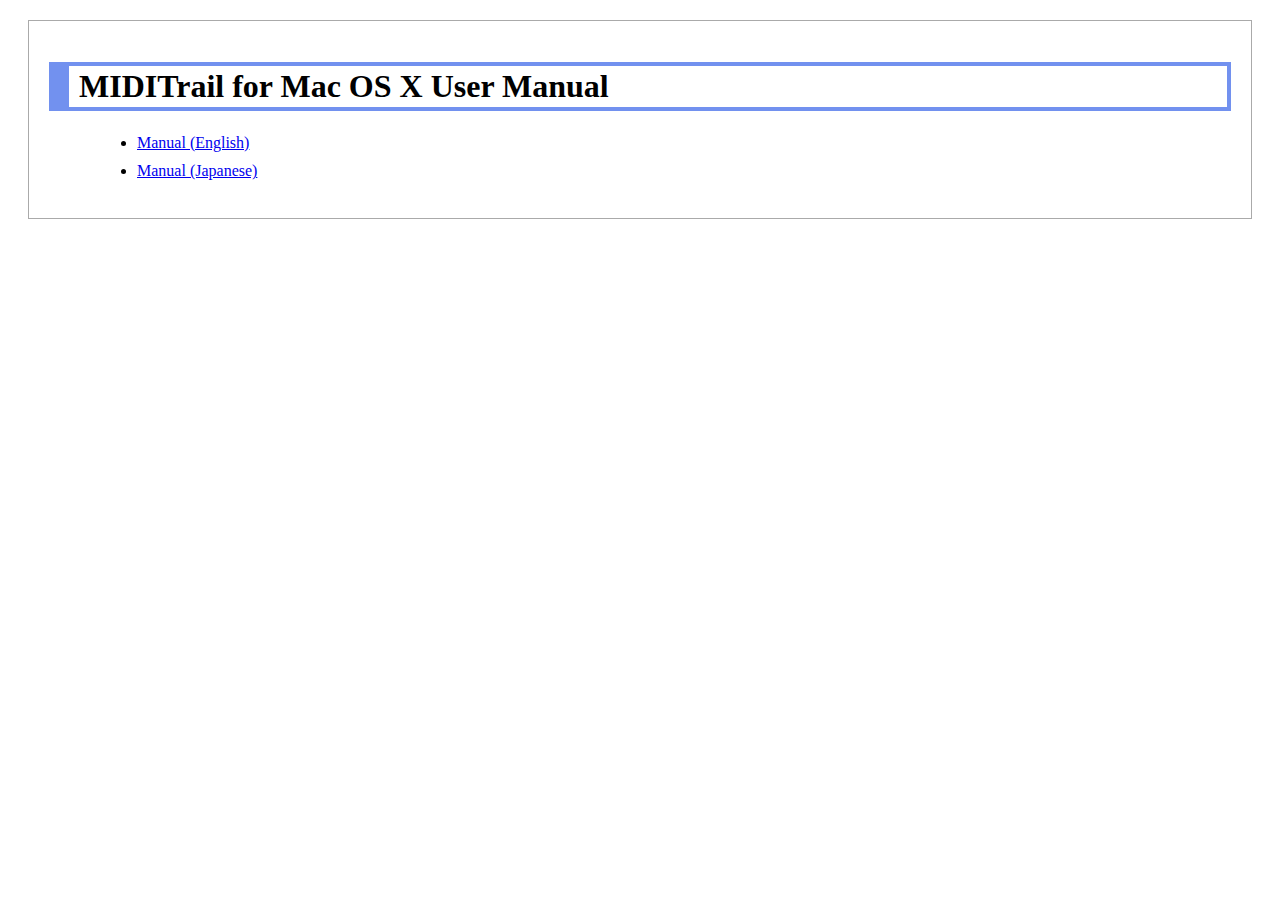
<file: Resources/doc/index.html>
<!DOCTYPE html PUBLIC "-//W3C//DTD HTML 4.01//EN" "http://www.w3.org/TR/html4/strict.dtd">
<html>
<head>
<meta http-equiv="content-type" content="text/html; charset=UTF-8">
<meta http-equiv="Content-Language" content="en">
<link rel="stylesheet" href="Files/doc.css" type="text/css">
<meta name="AppleTitle" content="MIDITrail Help"></meta>
<meta name="AppleIcon" content="doc/Files/MIDITrail.icns">
<title>MIDITrail for Mac OS X User Manual</title>
</head>
<body>

<div class="contents">

<h1>MIDITrail for Mac OS X User Manual</h1>

<p>
<ul>
  <li> <a href="MANUAL.en.html">Manual (English)</a>
  <li> <a href="MANUAL.ja.html">Manual (Japanese)</a>
</ul>
</p>

</div>

</body>
</html>
</file>
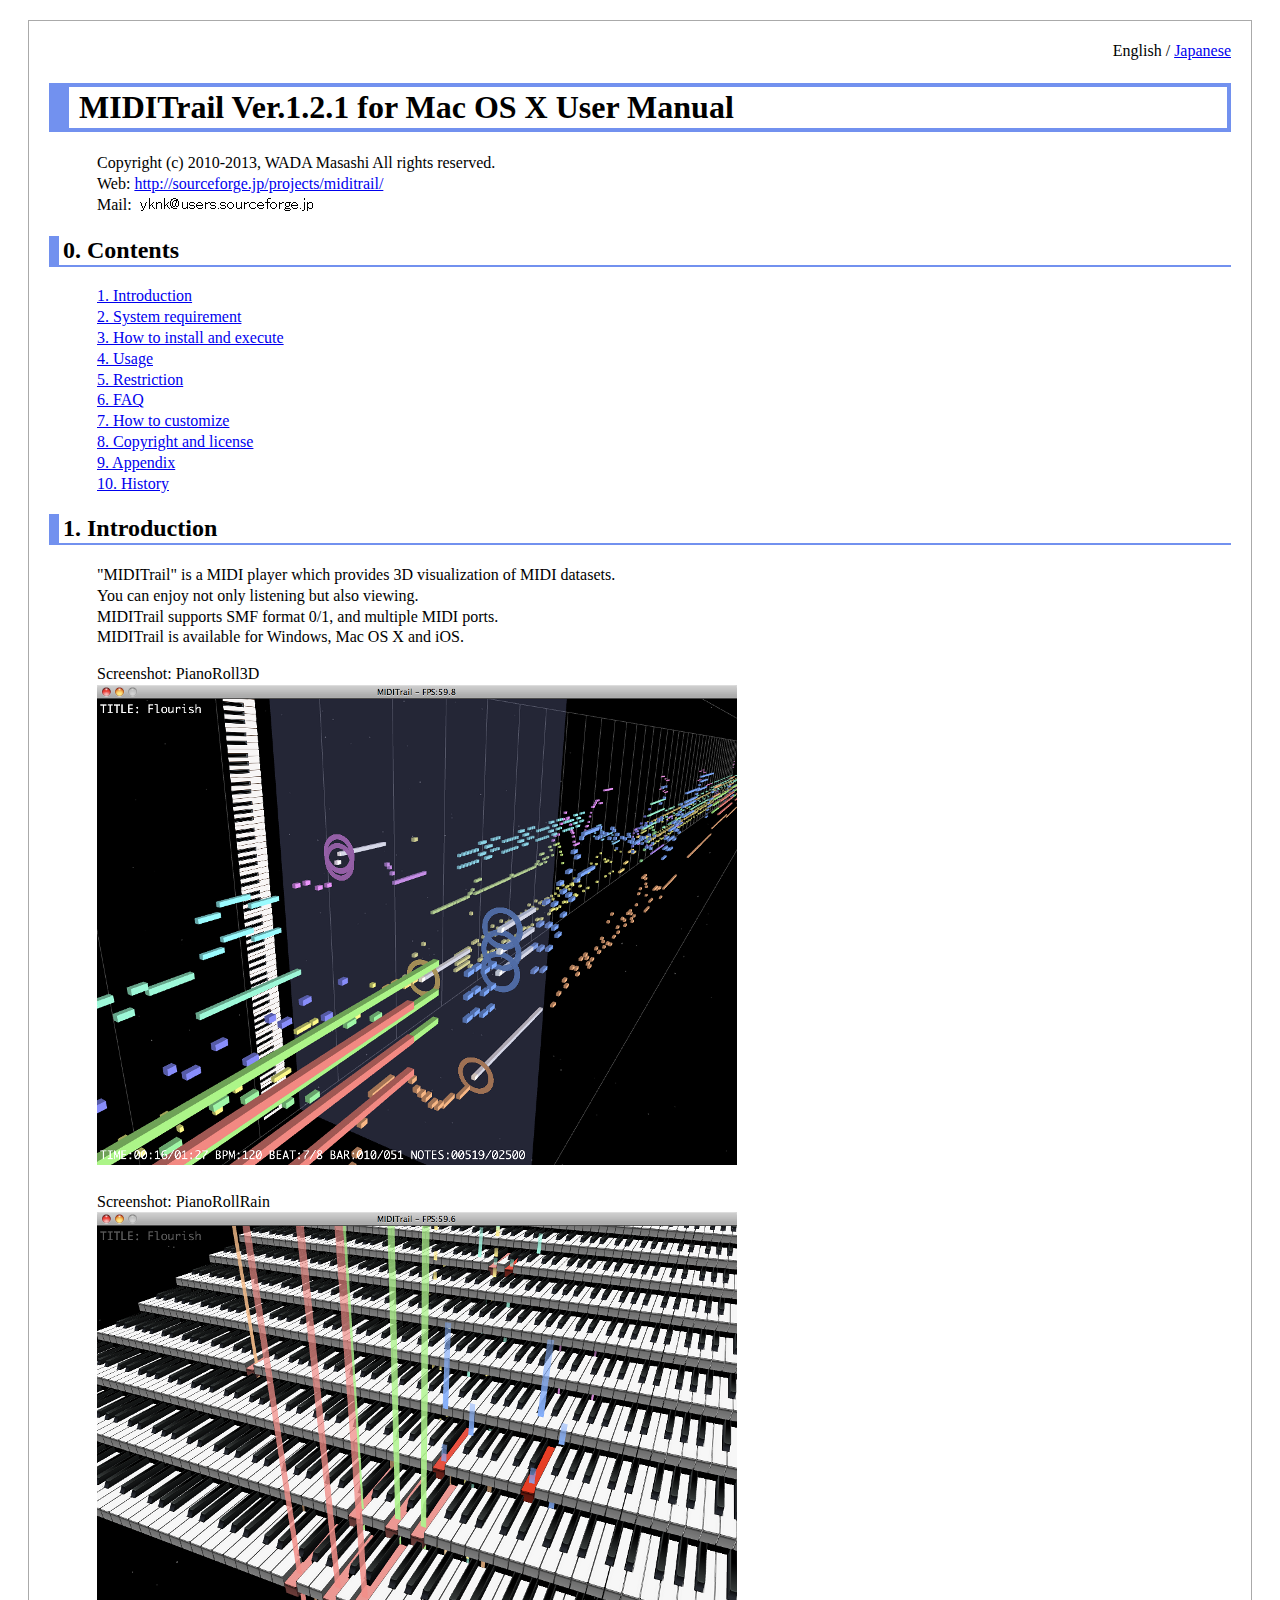
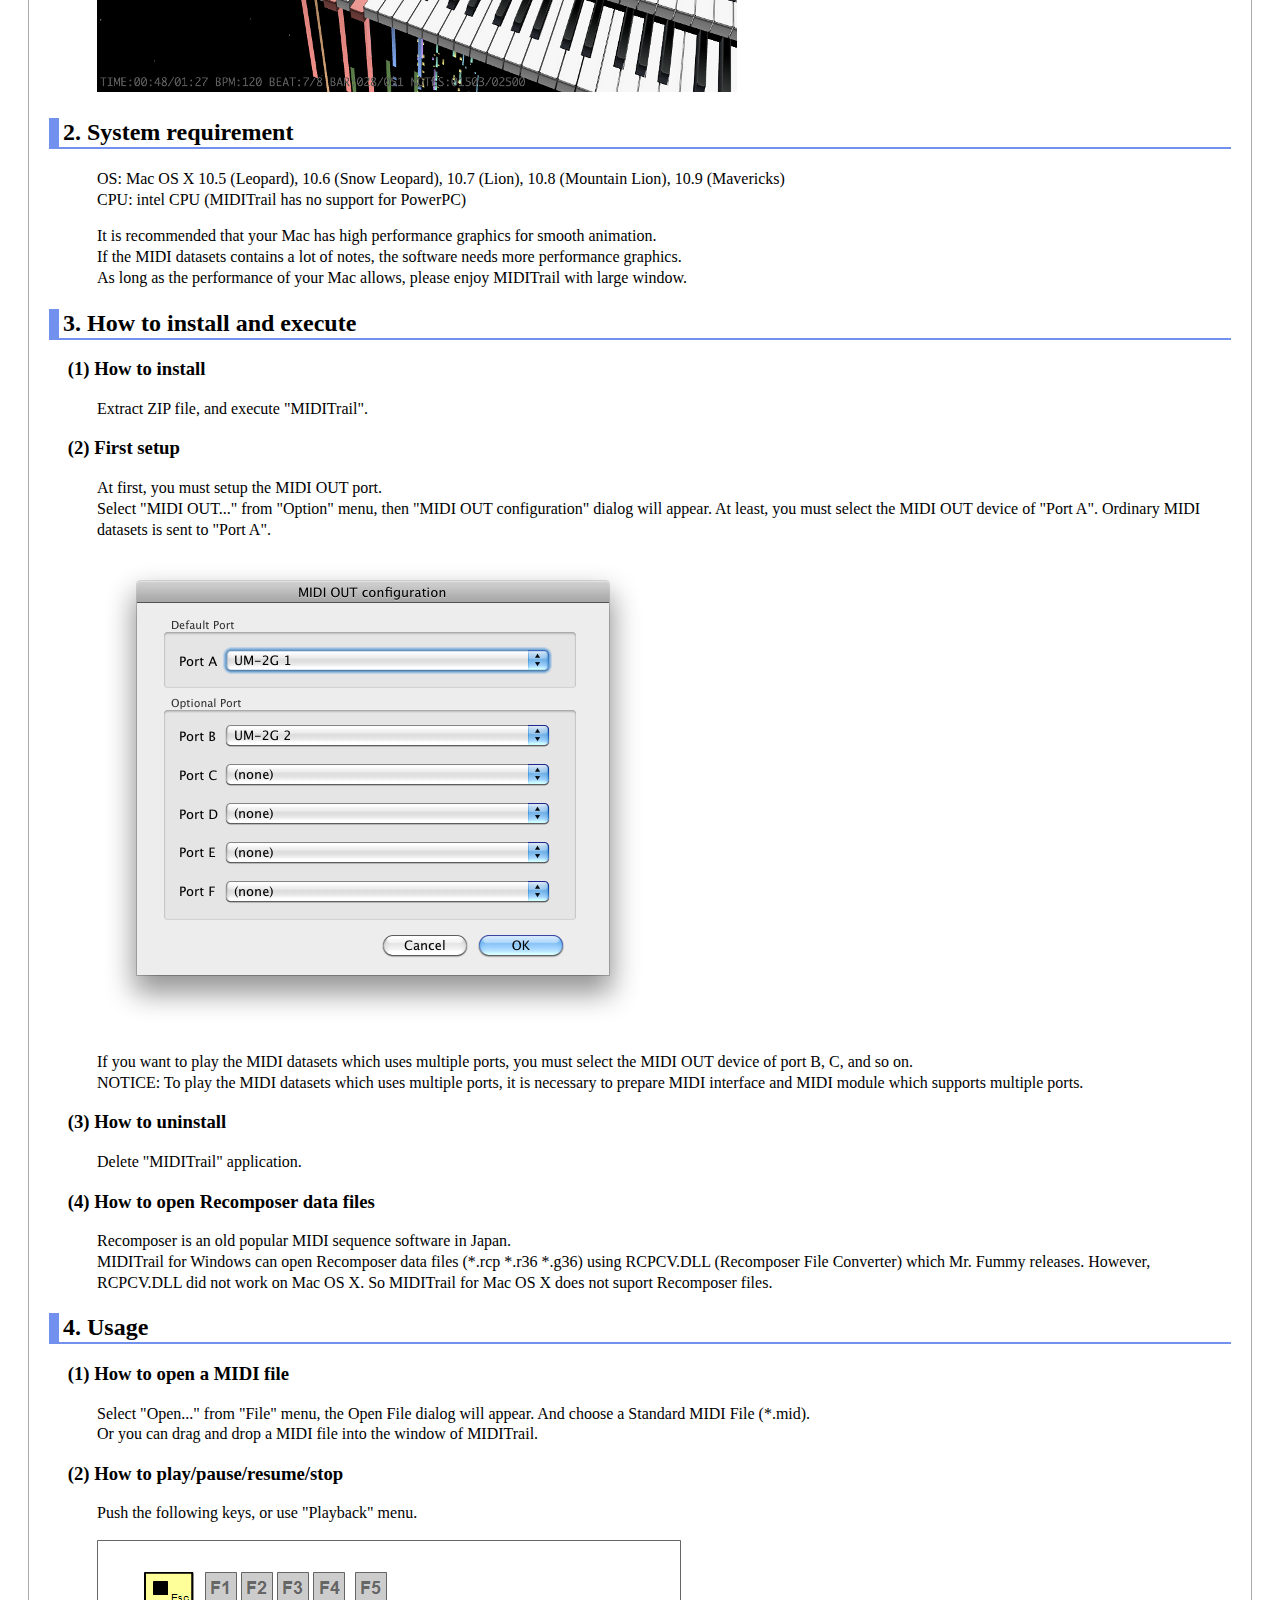
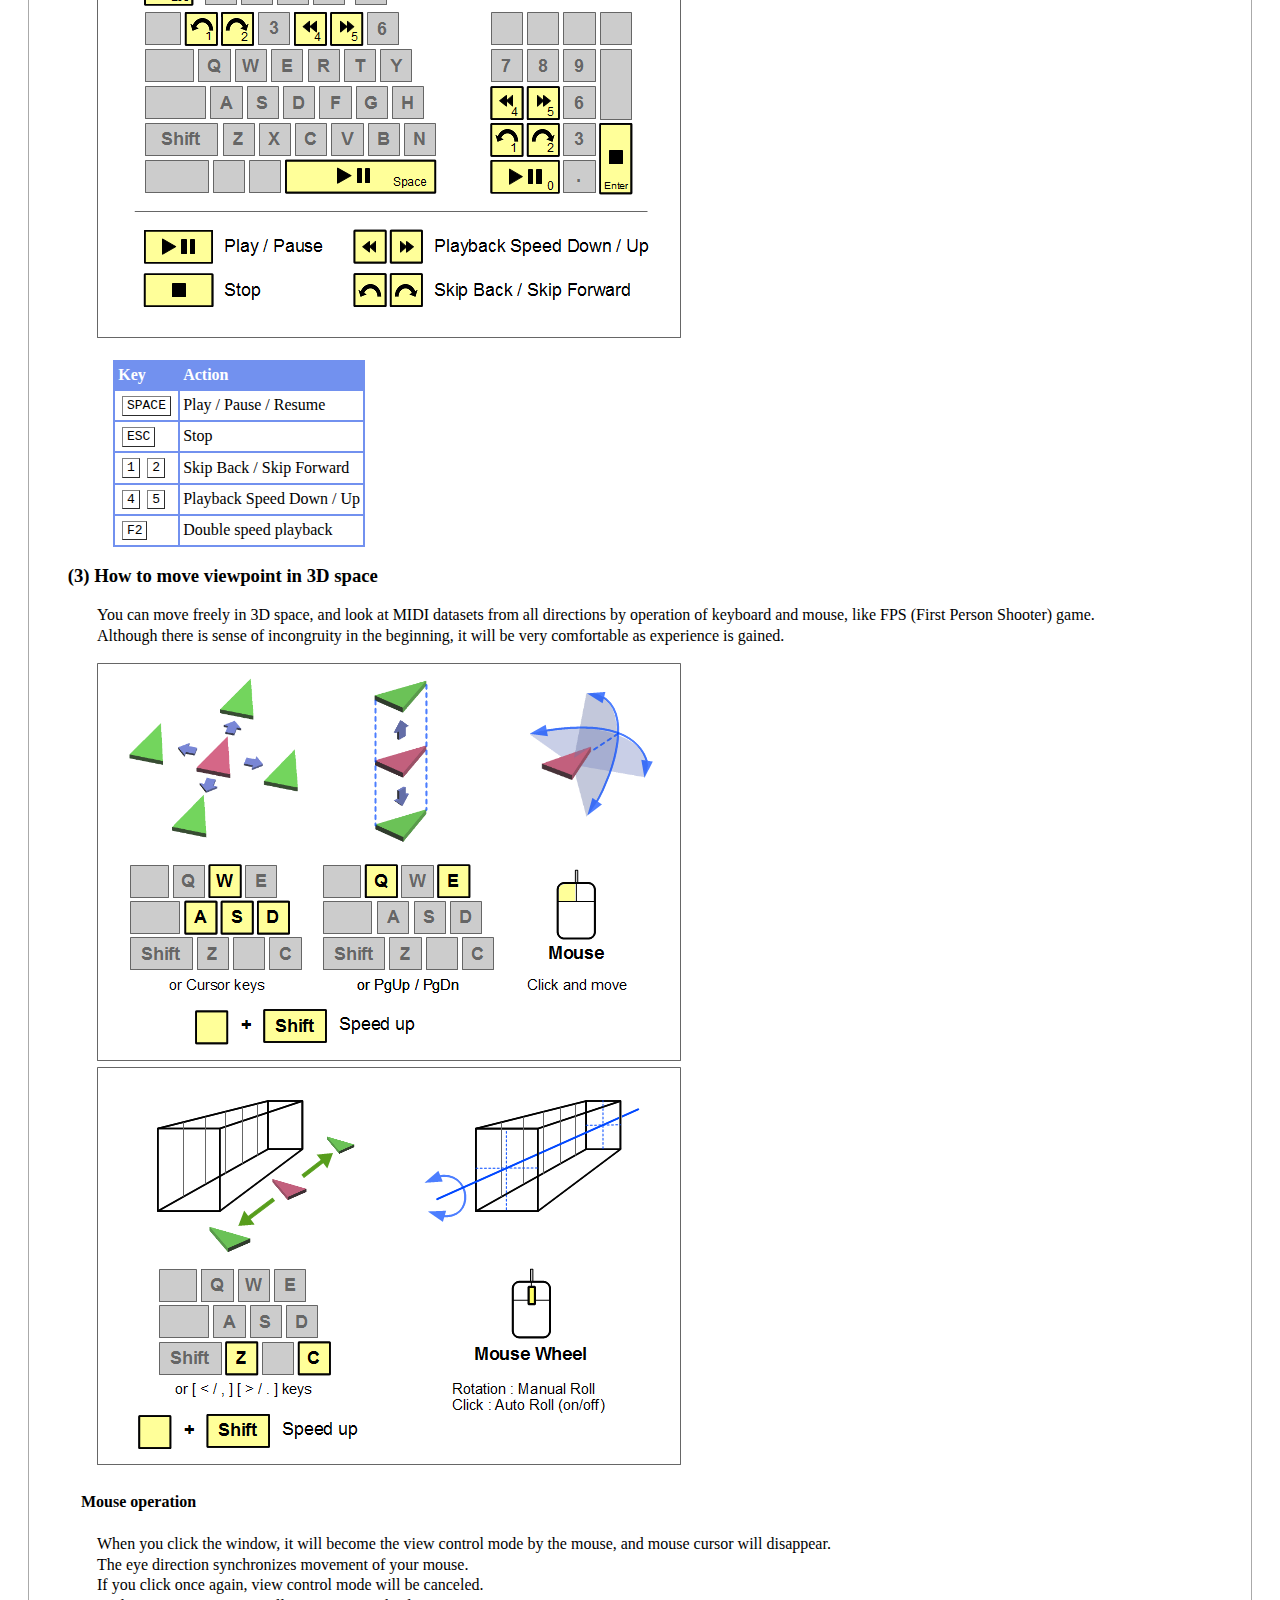
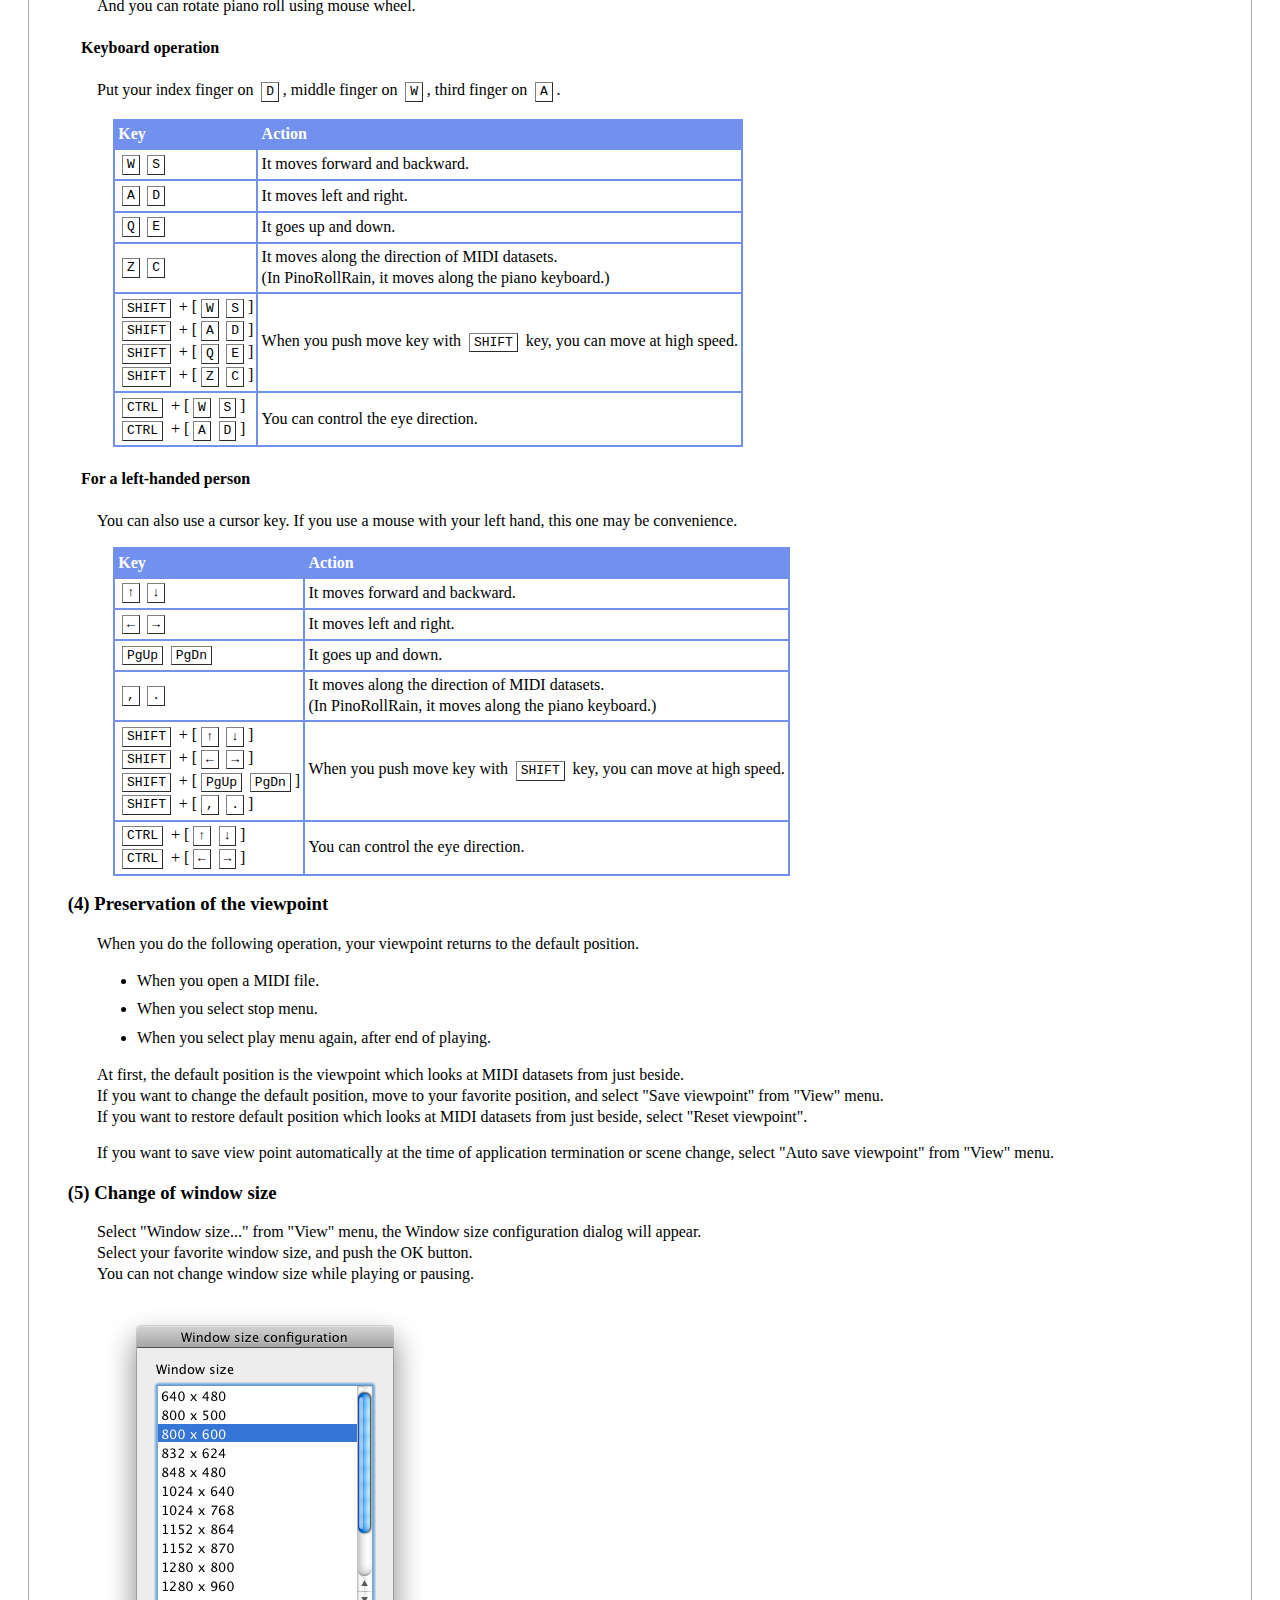
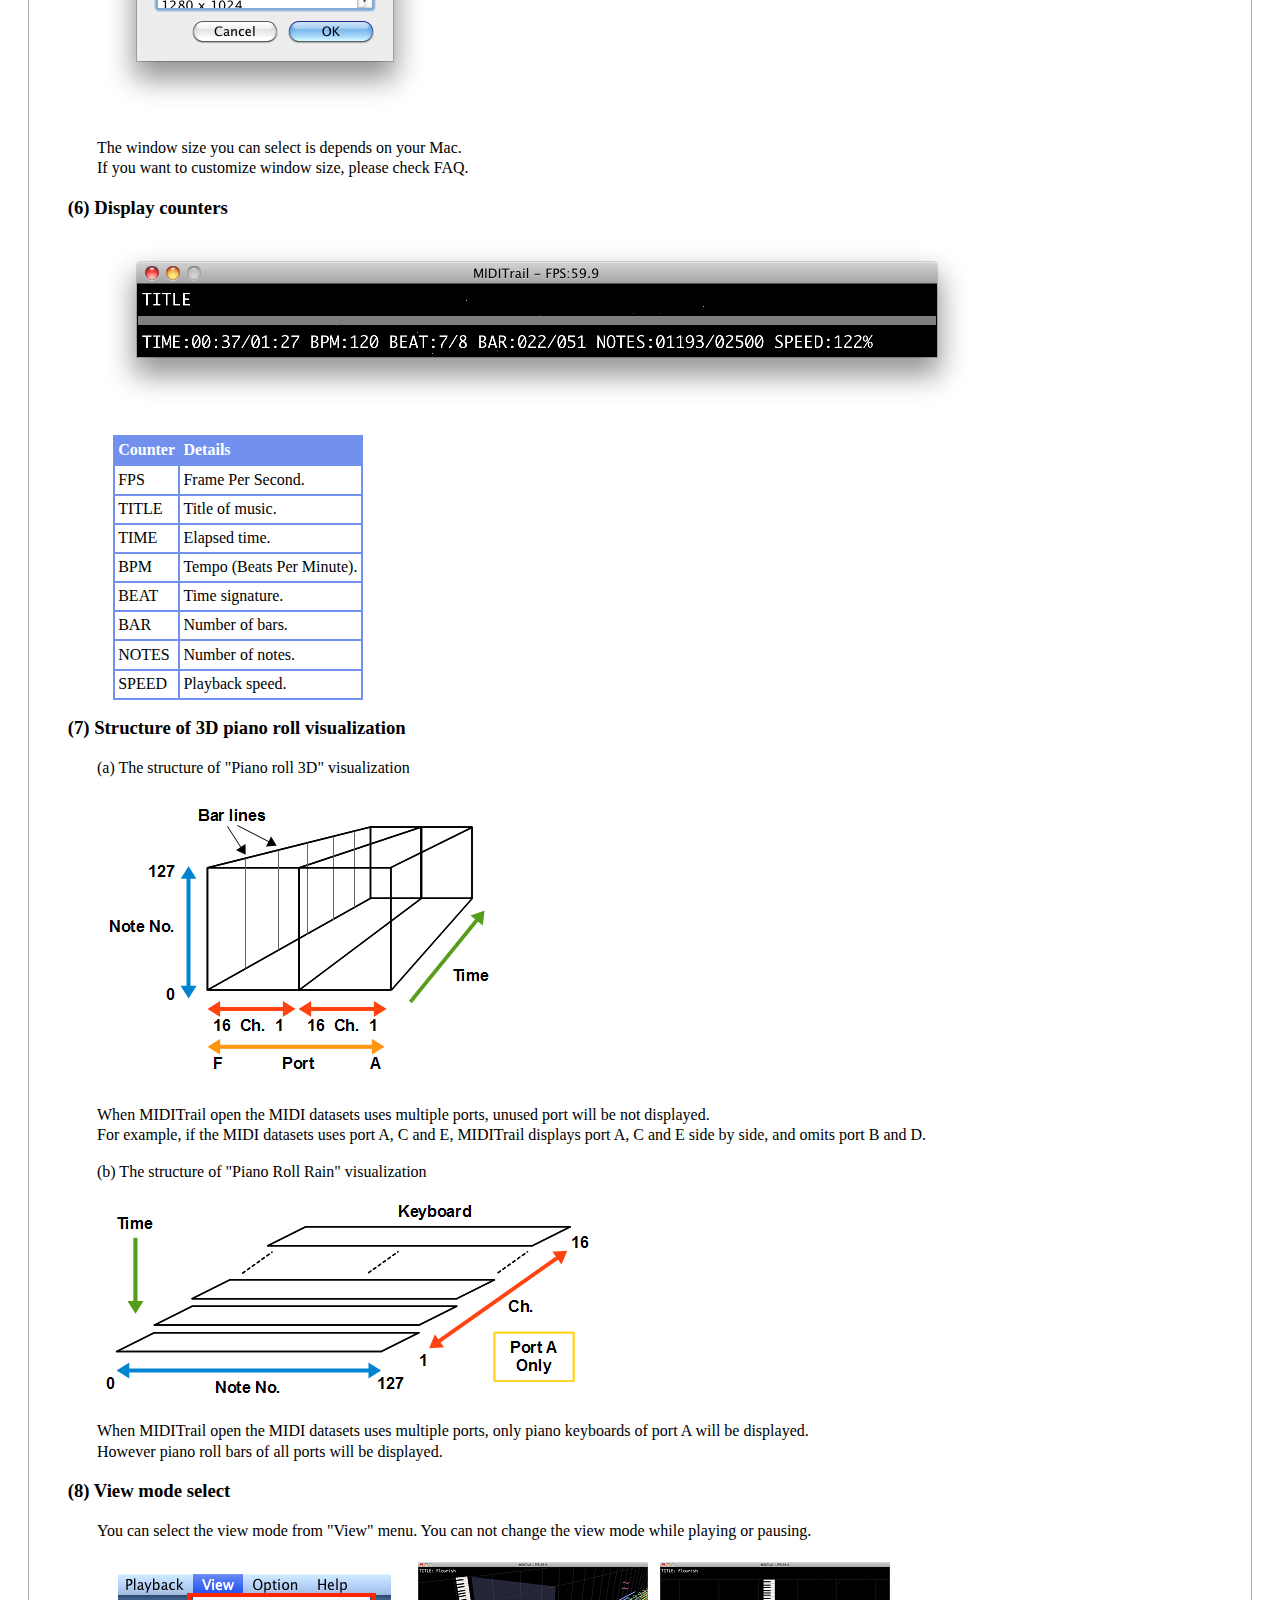
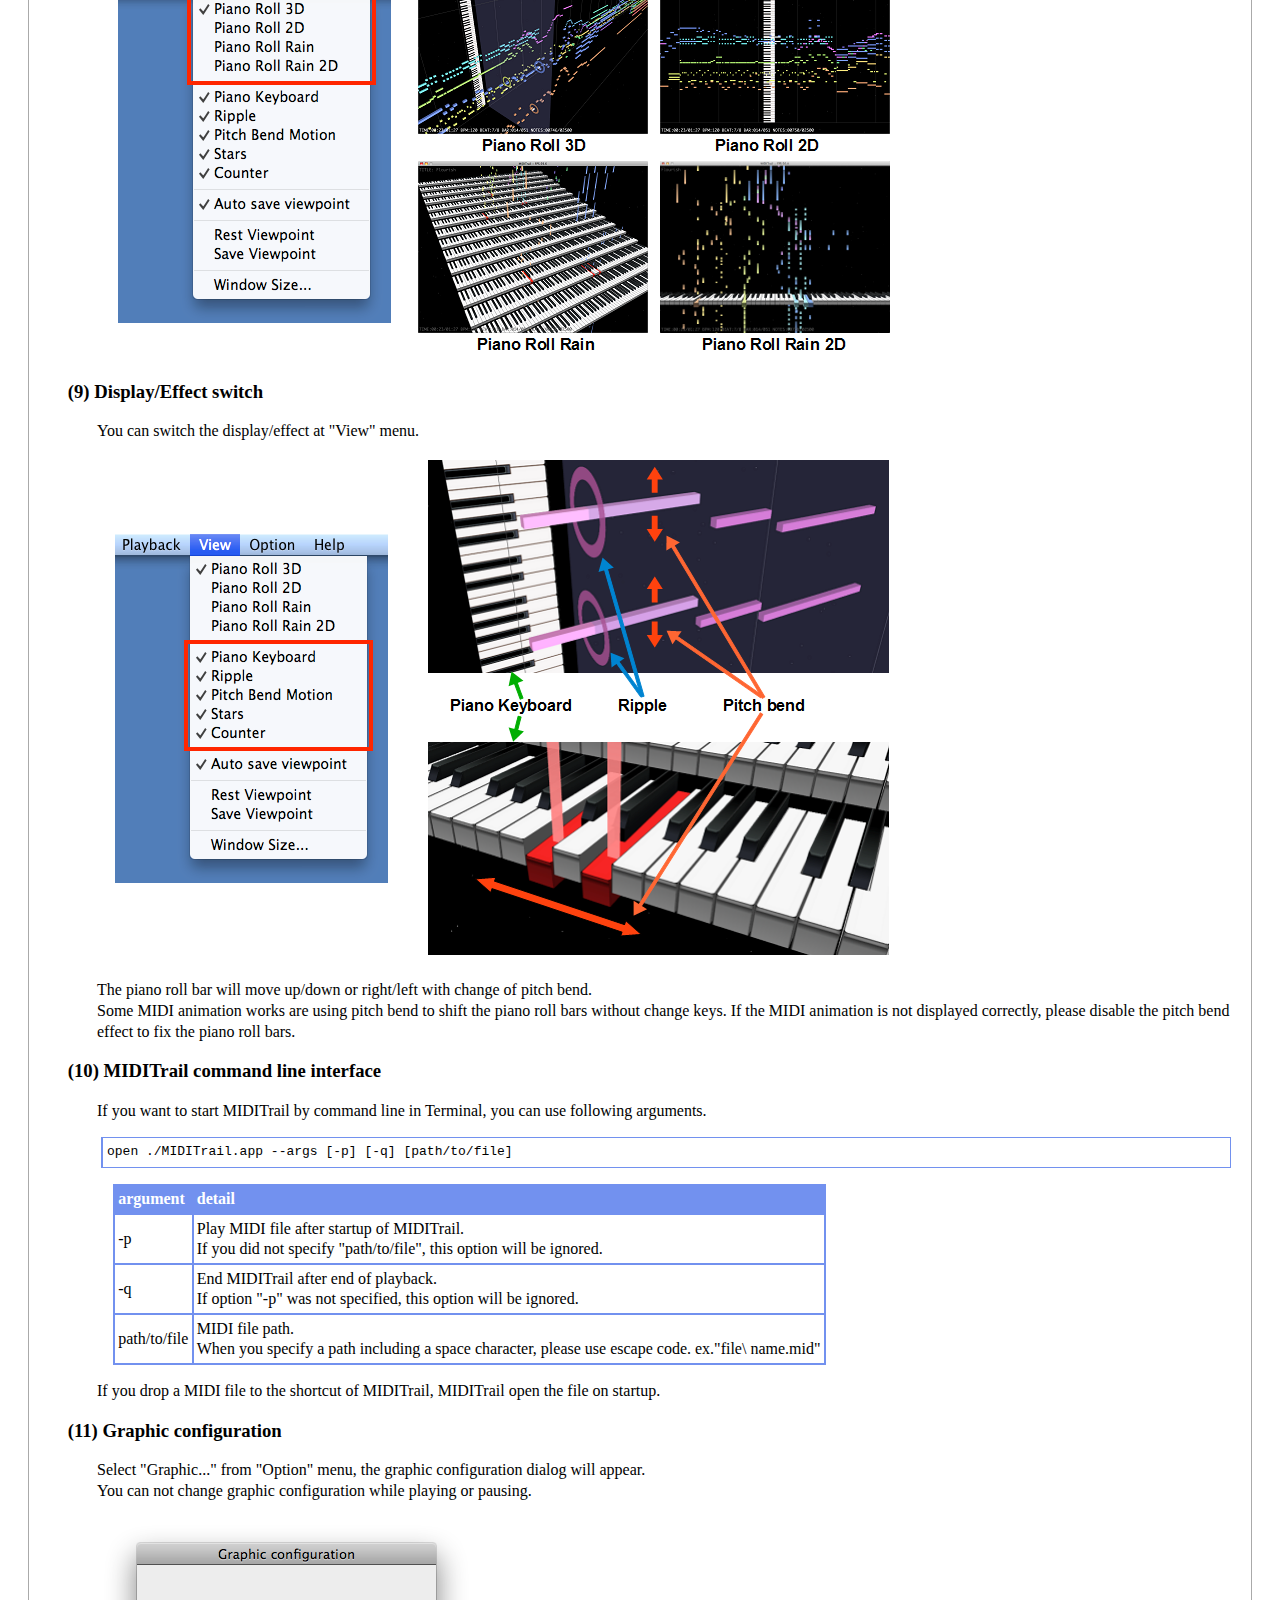
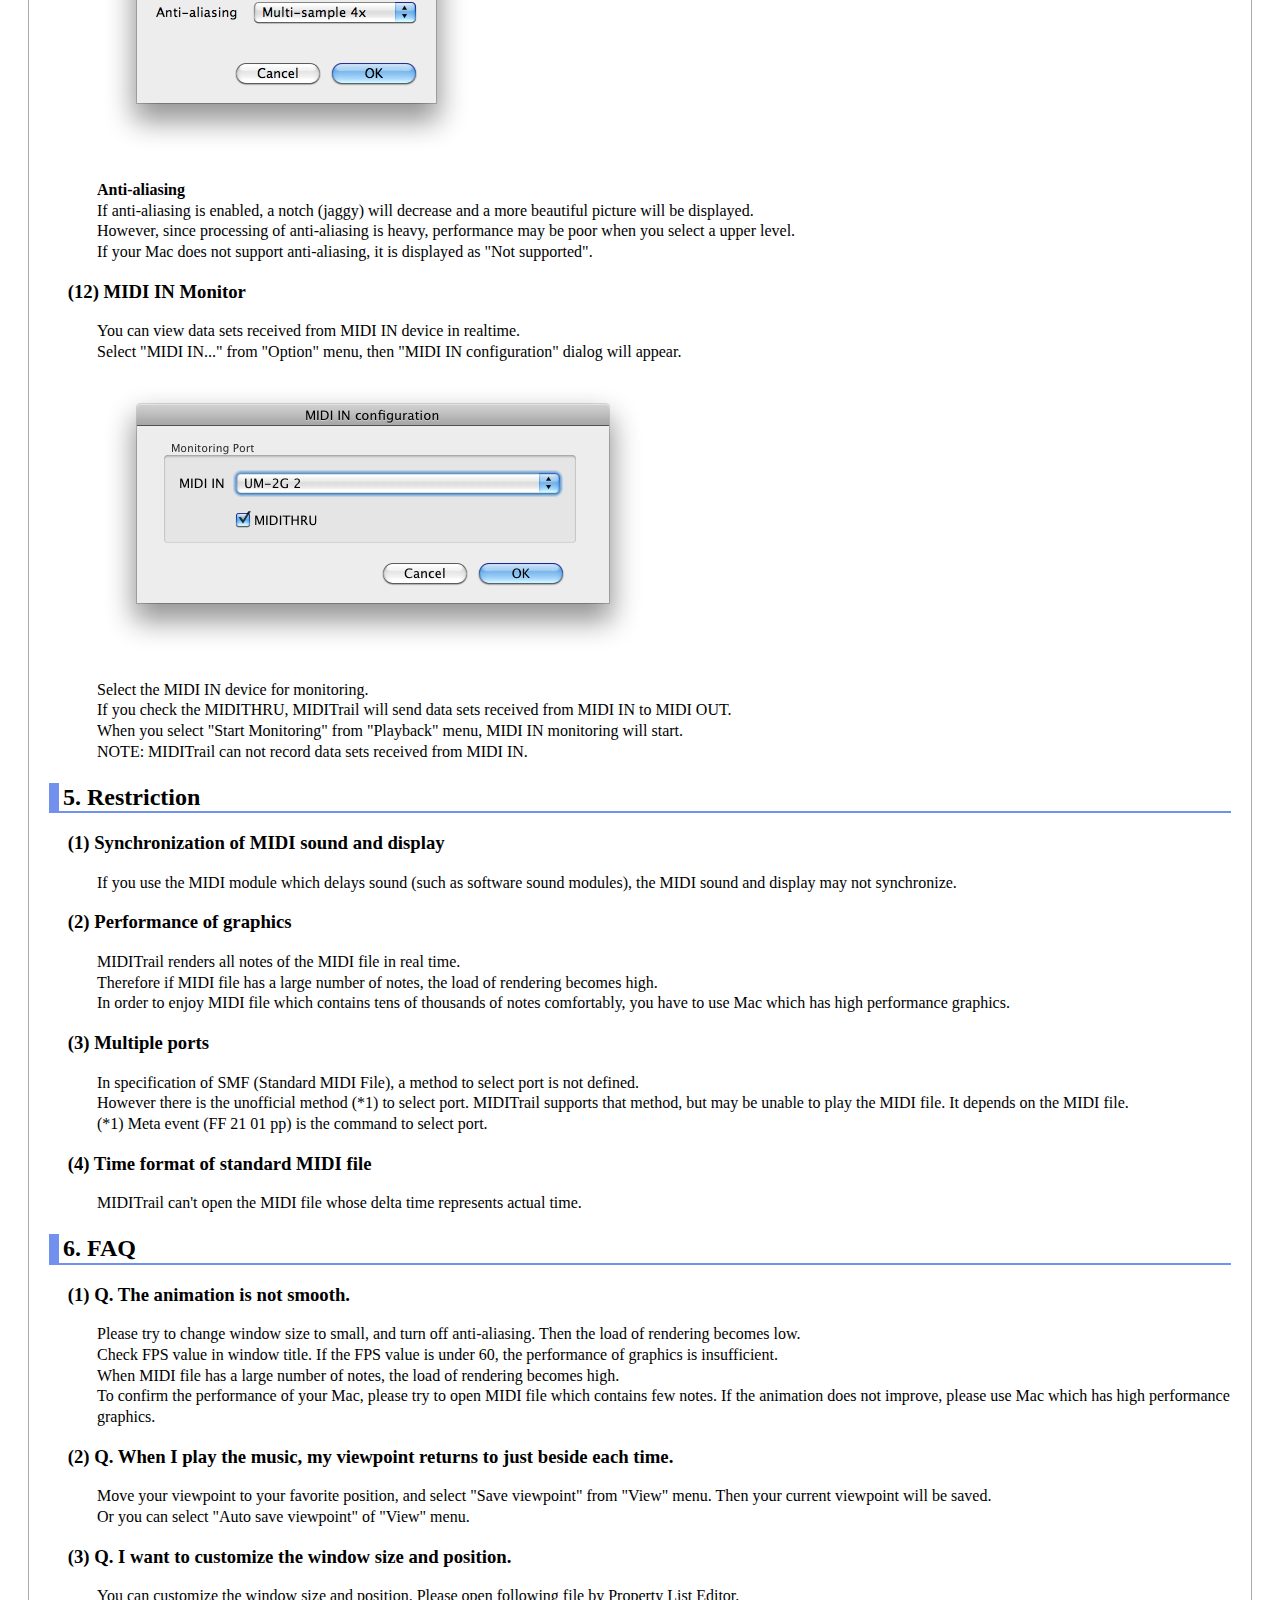
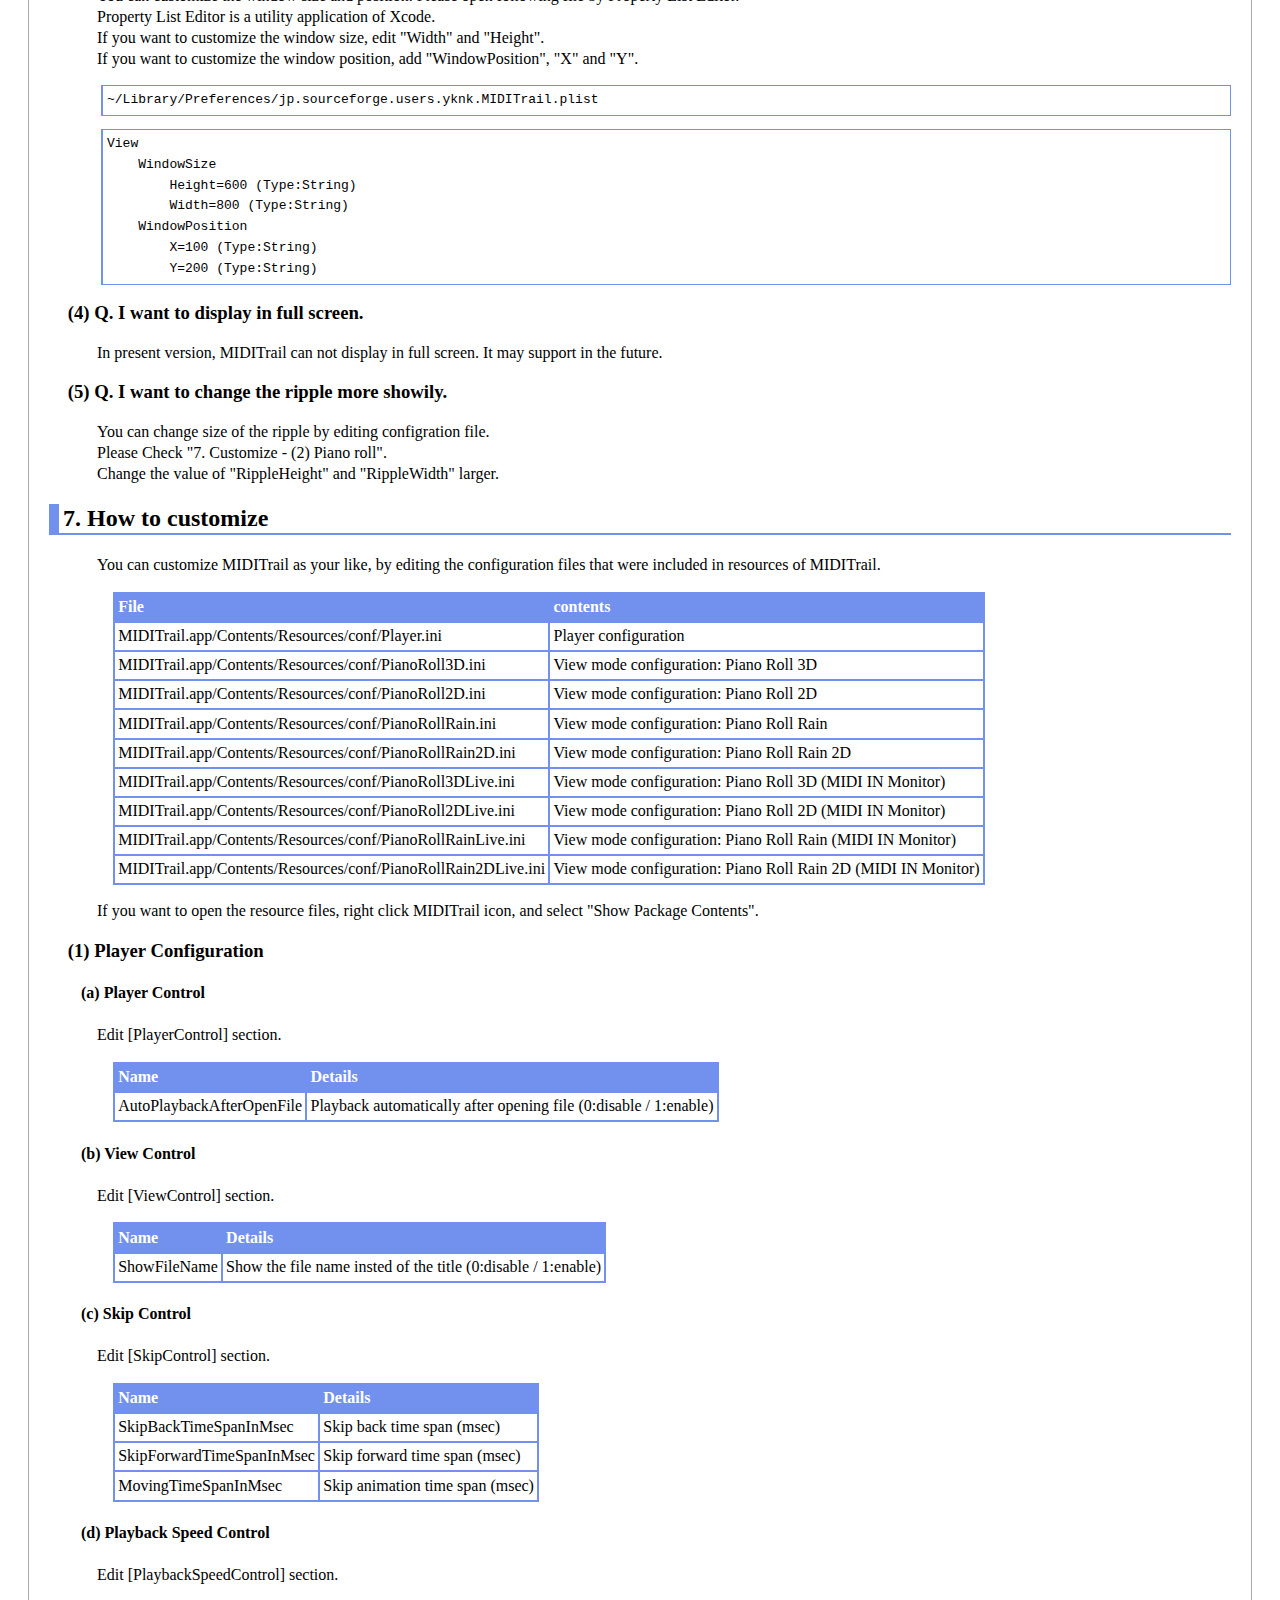
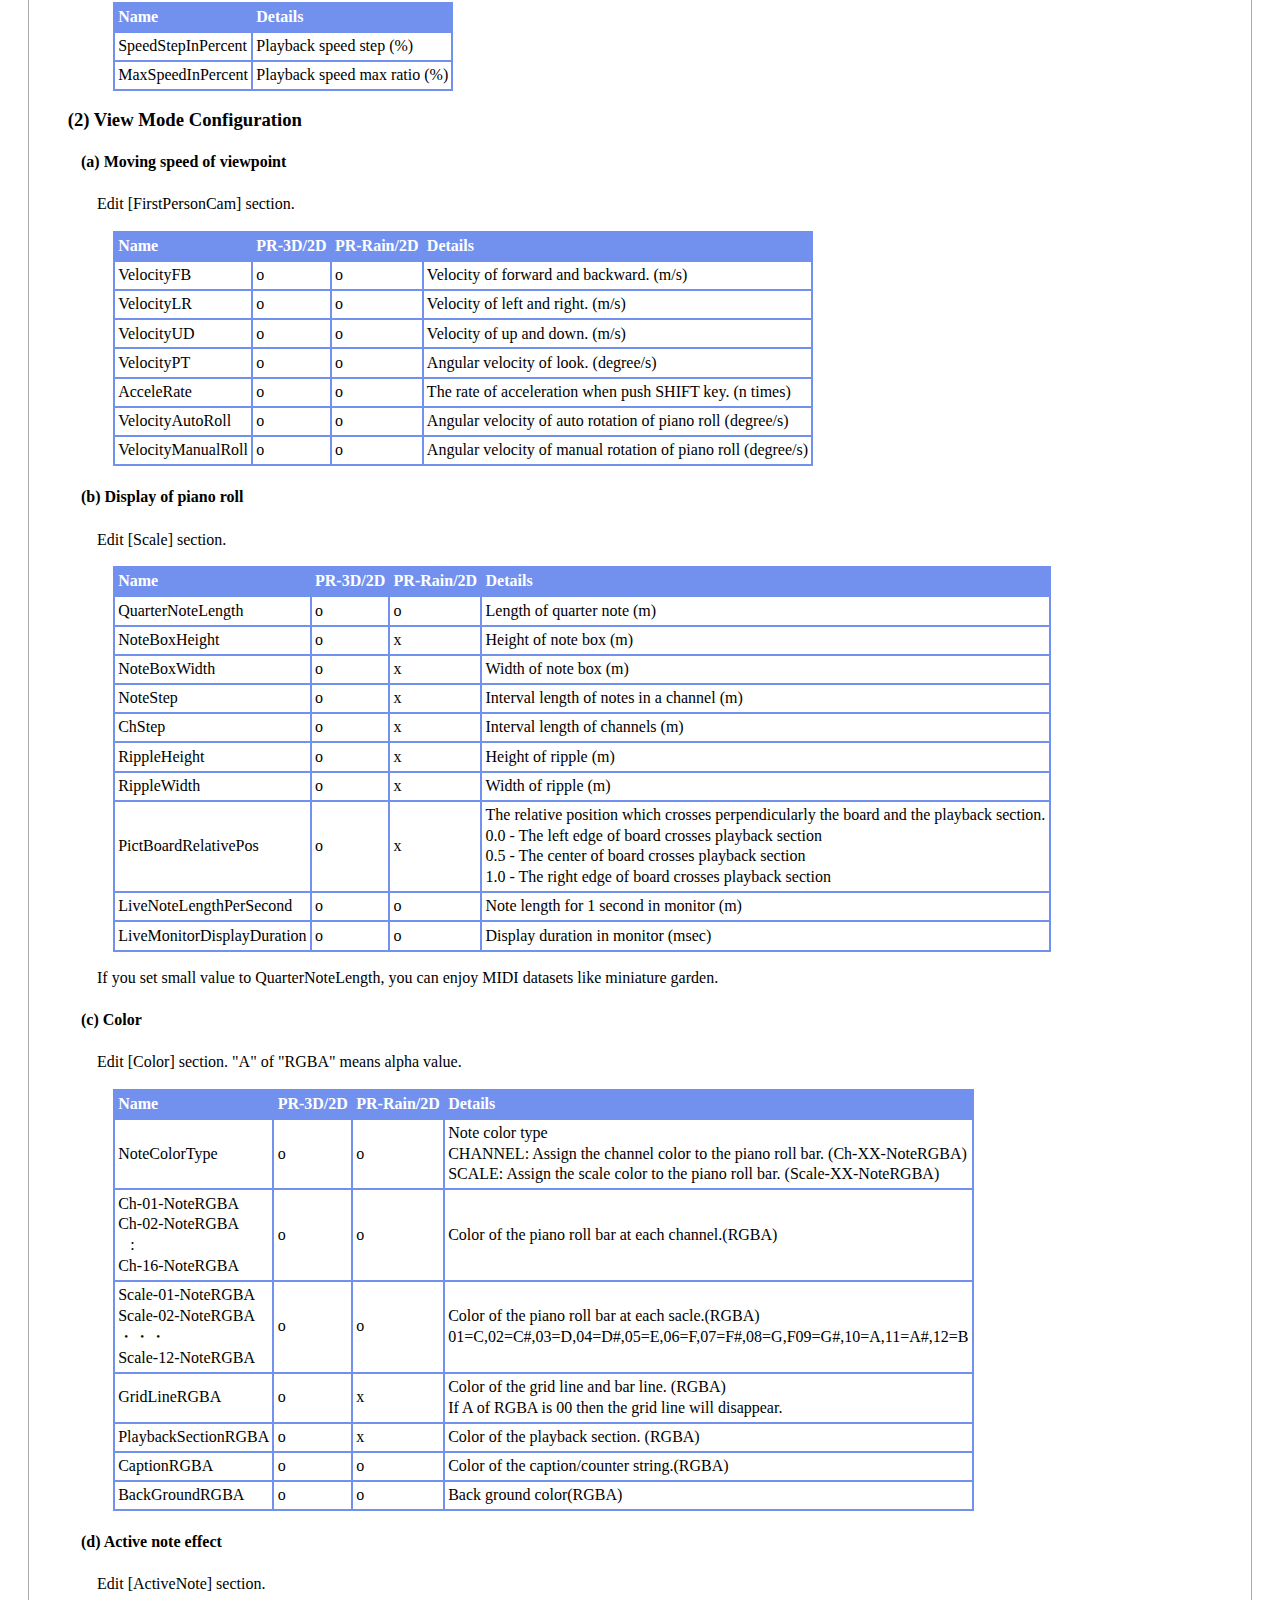
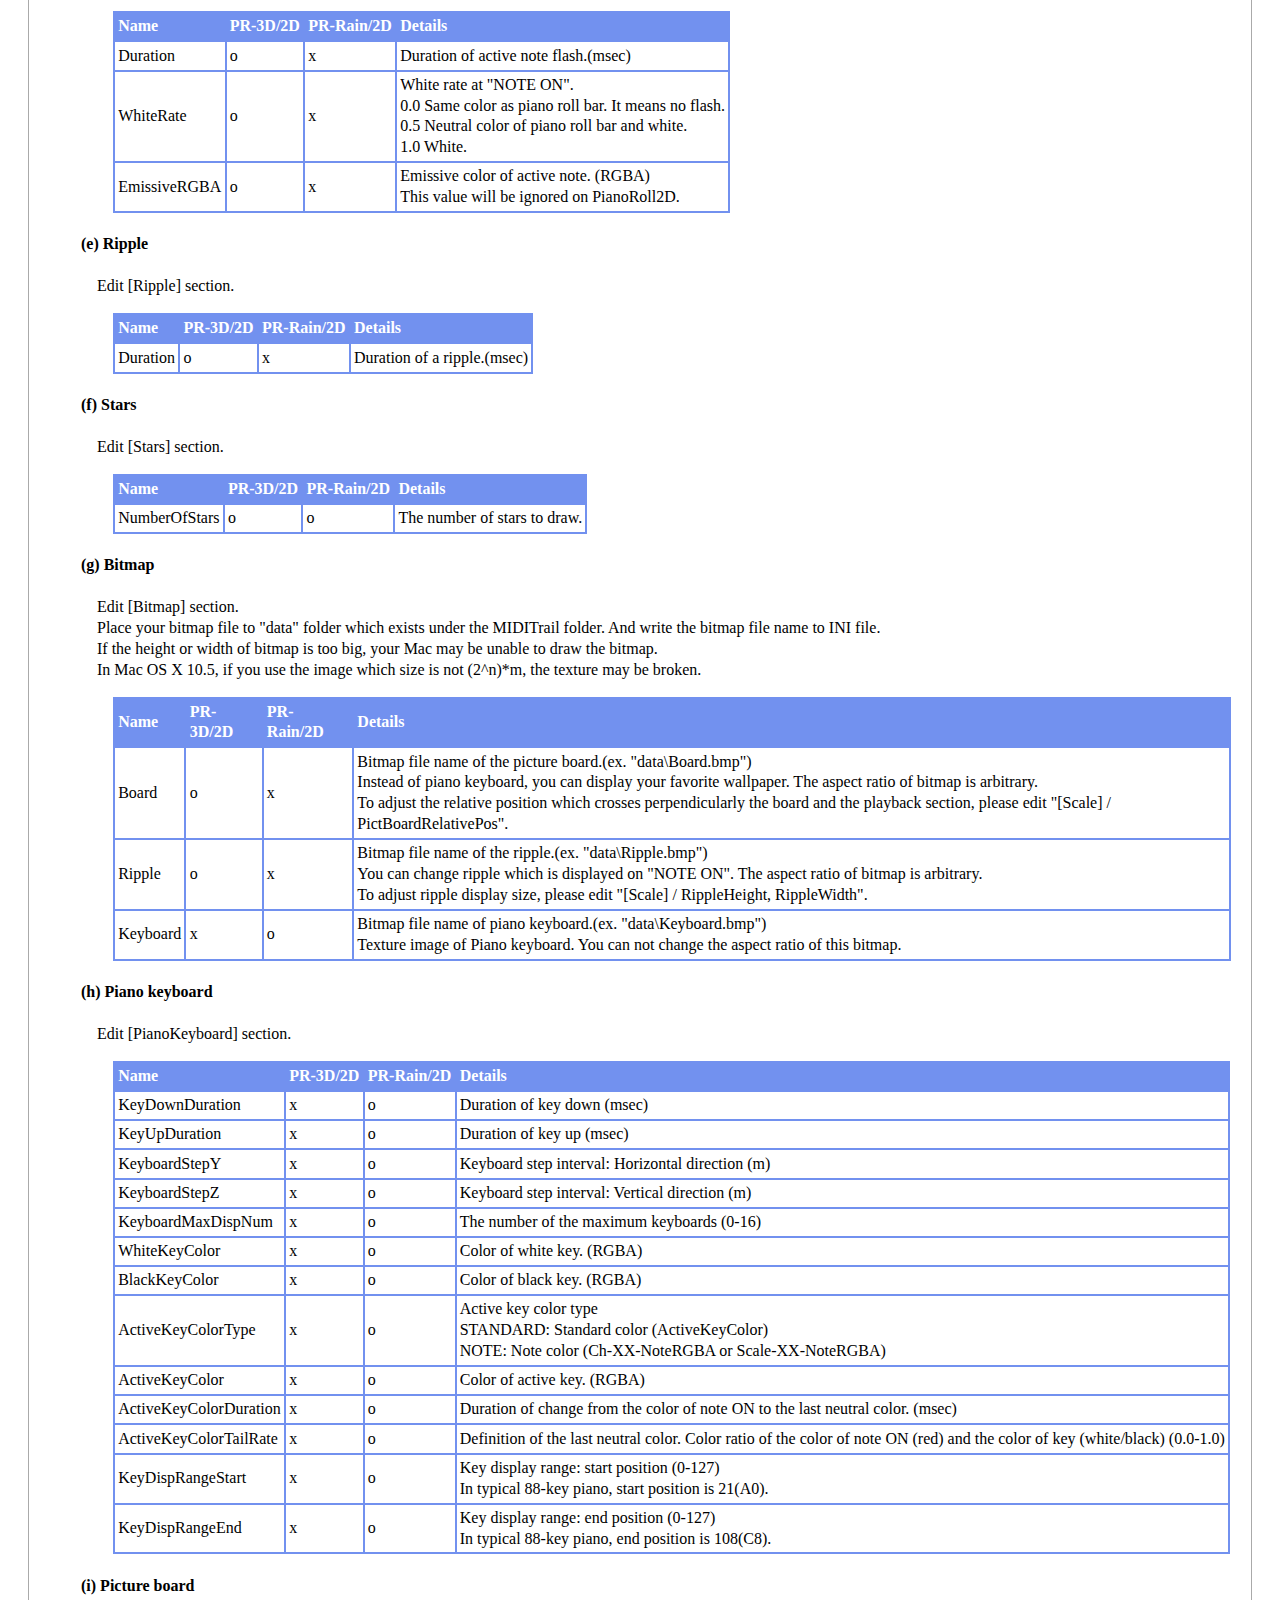
<file: Resources/doc/MANUAL.en.html>
<!DOCTYPE html PUBLIC "-//W3C//DTD HTML 4.01//EN" "http://www.w3.org/TR/html4/strict.dtd">
<html>
<head>
<meta http-equiv="content-type" content="text/html; charset=UTF-8">
<meta http-equiv="Content-Language" content="en">
<link rel="stylesheet" href="Files/doc.css" type="text/css">
<title>MIDITrail Ver.1.2.1 for Mac OS X User Manual</title>
</head>
<body>


<div class="contents">

<div class="selectlangs">
English / <a href="MANUAL.ja.html">Japanese</a>
</div>

<h1>MIDITrail Ver.1.2.1 for Mac OS X User Manual</h1>

<p>
Copyright (c) 2010-2013, WADA Masashi All rights reserved.<br>

Web: <a href="http://sourceforge.jp/projects/miditrail/">http://sourceforge.jp/projects/miditrail/</a><br>
Mail: <img src="Files/mail.png" align="top"><br>
</p>

<!-- ************************************************************* -->

<h2>0. Contents</h2>

<p>
<a href="#introduction">1. Introduction</a><br>
<a href="#system">2. System requirement</a><br>
<a href="#install">3. How to install and execute</a><br>
<a href="#usage">4. Usage</a><br>
<a href="#restriction">5. Restriction</a><br>
<a href="#faq">6. FAQ</a><br>
<a href="#customize">7. How to customize</a><br>
<a href="#license">8. Copyright and license</a><br>
<a href="#appendix">9. Appendix</a><br>
<a href="#history">10. History</a><br>
</p>

<!-- ************************************************************* -->

<h2><a name="introduction"></a>1. Introduction</h2>

<p>
"MIDITrail" is a MIDI player which provides 3D visualization of MIDI datasets.<br>
You can enjoy not only listening but also viewing.<br>
MIDITrail supports SMF format 0/1, and multiple MIDI ports.<br>
MIDITrail is available for Windows, Mac OS X and iOS.
</p>
<p>
Screenshot: PianoRoll3D<br>
<img src="Files/ScreenShot1.png"><br>
<br>
Screenshot: PianoRollRain<br>
<img src="Files/ScreenShot2.png"><br>
</p>

<!-- ************************************************************* -->
<h2><a name="system"></a>2. System requirement</h2>

<p>
OS: Mac OS X 10.5 (Leopard), 10.6 (Snow Leopard), 10.7 (Lion), 10.8 (Mountain Lion), 10.9 (Mavericks)<br>
CPU: intel CPU (MIDITrail has no support for PowerPC)
</p>
<p>
It is recommended that your Mac has high performance graphics for smooth animation.<br>
If the MIDI datasets contains a lot of notes, the software needs more performance graphics.<br>
As long as the performance of your Mac allows, please enjoy MIDITrail with large window.
</p>

<!-- ************************************************************* -->
<h2><a name="install"></a>3. How to install and execute</h2>

<h3>(1) How to install</h3>
<p>
Extract ZIP file, and execute "MIDITrail".
</p>

<h3>(2) First setup</h3>
<p>
At first, you must setup the MIDI OUT port.<br>
Select "MIDI OUT..." from "Option" menu, then "MIDI OUT configuration" dialog will appear.
At least, you must select the MIDI OUT device of "Port A".
Ordinary MIDI datasets is sent to "Port A".
</p>
<p>
<img src="Files/MIDIOUT.png"><br>
</p>
<p>
If you want to play the MIDI datasets which uses multiple ports, 
you must select the MIDI OUT device of port B, C, and so on.<br>
NOTICE: To play the MIDI datasets which uses multiple ports, 
it is necessary to prepare MIDI interface and MIDI module which supports multiple ports.
</p>

<h3>(3) How to uninstall</h3>
<p>
Delete "MIDITrail" application.
</p>

<h3>(4) How to open Recomposer data files</h3>
<p>
Recomposer is an old popular MIDI sequence software in Japan.<br>
MIDITrail for Windows can open Recomposer data files (*.rcp *.r36 *.g36) 
using RCPCV.DLL (Recomposer File Converter) which Mr. Fummy releases.
However, RCPCV.DLL did not work on Mac OS X.
So MIDITrail for Mac OS X does not suport Recomposer files.
</p>

<!-- ************************************************************* -->
<h2><a name="usage"></a>4. Usage</h2>

<h3>(1) How to open a MIDI file</h3>
<p>
Select "Open..." from "File" menu, the Open File dialog will appear. And choose a Standard MIDI File (*.mid).<br>
Or you can drag and drop a MIDI file into the window of MIDITrail.
</p>

<h3>(2) How to play/pause/resume/stop</h3>
<p>
Push the following keys, or use "Playback" menu.
</p>

<p>
<img src="Files/HowToView1.png"><br>
</p>

<p>
<table>
  <tr><th>Key</th><th>Action</th></tr>
  <tr><td><kbd>SPACE</kbd></td><td>Play / Pause / Resume</td></tr>
  <tr><td><kbd>ESC</kbd></td><td>Stop</td></tr>
  <tr><td><kbd>1</kbd><kbd>2</kbd></td><td>Skip Back / Skip Forward</td></tr>
  <tr><td><kbd>4</kbd><kbd>5</kbd></td><td>Playback Speed Down / Up</td></tr>
  <tr><td><kbd>F2</kbd></td><td>Double speed playback</td></tr>
</table>
</p>

<h3>(3) How to move viewpoint in 3D space</h3>
<p>
You can move freely in 3D space, and look at MIDI datasets from all directions 
by operation of keyboard and mouse, like FPS (First Person Shooter) game.<br>
Although there is sense of incongruity in the beginning,
it will be very comfortable as experience is gained.
</p>

<p>
<img src="Files/HowToView2.png"><br>
<img src="Files/HowToView3.png"><br>
</p>

<h4>Mouse operation</h4>
<p>
When you click the window, it will become the view control mode by the mouse,
and mouse cursor will disappear.<br>
The eye direction synchronizes movement of your mouse.<br>
If you click once again, view control mode will be canceled.<br>
And you can rotate piano roll using mouse wheel.
</p>

<h4>Keyboard operation</h4>

<p>
Put your index finger on <kbd>D</kbd>, middle finger on <kbd>W</kbd>, third finger on <kbd>A</kbd>.
</p>
<p>
<table>
  <tr><th>Key</th><th>Action</th></tr>
  <tr><td><kbd>W</kbd><kbd>S</kbd></td><td>It moves forward and backward.</td></tr>
  <tr><td><kbd>A</kbd><kbd>D</kbd></td><td>It moves left and right.</td></tr>
  <tr><td><kbd>Q</kbd><kbd>E</kbd></td><td>It goes up and down.</td></tr>
  <tr><td><kbd>Z</kbd><kbd>C</kbd></td><td>It moves along the direction of MIDI datasets.<br>
(In PinoRollRain, it moves along the piano keyboard.)</td></tr>
  <tr>
    <td>
      <kbd>SHIFT</kbd> + [<kbd>W</kbd><kbd>S</kbd>]<br>
      <kbd>SHIFT</kbd> + [<kbd>A</kbd><kbd>D</kbd>]<br>
      <kbd>SHIFT</kbd> + [<kbd>Q</kbd><kbd>E</kbd>]<br>
      <kbd>SHIFT</kbd> + [<kbd>Z</kbd><kbd>C</kbd>]
    </td>
    <td>When you push move key with <kbd>SHIFT</kbd> key, you can move at high speed.</td>
  </tr>
  <tr>
    <td>
      <kbd>CTRL</kbd> + [<kbd>W</kbd><kbd>S</kbd>]<br>
      <kbd>CTRL</kbd> + [<kbd>A</kbd><kbd>D</kbd>]
    </td>
    <td>You can control the eye direction.</td>
  </tr>
</table>
</p>

<h4>For a left-handed person</h4>

<p>
You can also use a cursor key.
If you use a mouse with your left hand, this one may be convenience.
</p>
<p>
<table>
  <tr><th>Key</th><th>Action</th></tr>
  <tr><td><kbd>&uarr;</kbd><kbd>&darr;</kbd></td><td>It moves forward and backward.</td></tr>
  <tr><td><kbd>&larr;</kbd><kbd>&rarr;</kbd></td><td>It moves left and right.</td></tr>
  <tr><td><kbd>PgUp</kbd><kbd>PgDn</kbd></td><td>It goes up and down.</td></tr>
  <tr><td><kbd>,</kbd><kbd>.</kbd></td><td>It moves along the direction of MIDI datasets.<br>
(In PinoRollRain, it moves along the piano keyboard.)</td></tr>
  <tr>
    <td>
      <kbd>SHIFT</kbd> + [<kbd>&uarr;</kbd><kbd>&darr;</kbd>]<br>
      <kbd>SHIFT</kbd> + [<kbd>&larr;</kbd><kbd>&rarr;</kbd>]<br>
      <kbd>SHIFT</kbd> + [<kbd>PgUp</kbd><kbd>PgDn</kbd>]<br>
      <kbd>SHIFT</kbd> + [<kbd>,</kbd><kbd>.</kbd>]
    </td>
    <td>When you push move key with <kbd>SHIFT</kbd> key, you can move at high speed.</td>
  </tr>
  <tr>
    <td>
      <kbd>CTRL</kbd> + [<kbd>&uarr;</kbd><kbd>&darr;</kbd>]<br>
      <kbd>CTRL</kbd> + [<kbd>&larr;</kbd><kbd>&rarr;</kbd>]
    </td>
    <td>You can control the eye direction.</td>
  </tr>
</table>
</p>

<h3>(4) Preservation of the viewpoint</h3>

<p>
When you do the following operation, your viewpoint returns to the default position.
</p>
<ul>
  <li>When you open a MIDI file.
  <li>When you select stop menu.
  <li>When you select play menu again, after end of playing.
</ul>
<p>
At first, the default position is the viewpoint which looks at MIDI datasets from just beside.<br>
If you want to change the default position, move to your favorite position,
and select "Save viewpoint" from "View" menu.<br>
If you want to restore default position which looks at MIDI datasets from just beside,
select "Reset viewpoint".
</p>
<p>
If you want to save view point automatically at the time of application termination or scene change,
select "Auto save viewpoint" from "View" menu.
</p>

<h3>(5) Change of window size</h3>
<p>
Select "Window size..." from "View" menu, the Window size configuration dialog will appear.<br>
Select your favorite window size, and push the OK button.<br>
You can not change window size while playing or pausing.
</p>
<p>
<img src="Files/WindowSize.png"><br>
</p>
<p>
The window size you can select is depends on your Mac.<br>
If you want to customize window size, please check FAQ.
</p>

<h3>(6) Display counters</h3>

<p>
<img src="Files/Counter.png"><br>
</p>
<p>
<table>
  <tr><th>Counter</th><th>Details</th></tr>
  <tr><td>FPS</td><td>Frame Per Second.</td></tr>
  <tr><td>TITLE</td><td>Title of music.</td></tr>
  <tr><td>TIME</td><td>Elapsed time.</td></tr>
  <tr><td>BPM</td><td>Tempo (Beats Per Minute).</td></tr>
  <tr><td>BEAT</td><td>Time signature.</td></tr>
  <tr><td>BAR</td><td>Number of bars.</td></tr>
  <tr><td>NOTES</td><td>Number of notes.</td></tr>
  <tr><td>SPEED</td><td>Playback speed.</td></tr>  
</table>
</p>

<h3>(7) Structure of 3D piano roll visualization </h3>
<p>
(a) The structure of "Piano roll 3D" visualization
</p>
<p>
<img src="Files/PianoRoll3D.png"><br>
</p>
<p>
When MIDITrail open the MIDI datasets uses multiple ports, unused port will be not displayed.<br>
For example, if the MIDI datasets uses port A, C and E, 
MIDITrail displays port A, C and E side by side, and omits port B and D.
</p>

<p>
(b) The structure of "Piano Roll Rain" visualization
</p>
<p>
<img src="Files/PianoRollRain.png"><br>
</p>
<p>
When MIDITrail open the MIDI datasets uses multiple ports, 
only piano keyboards of port A will be displayed.<br>
However piano roll bars of all ports will be displayed.
</p>

<h3>(8) View mode select</h3>
<p>
You can select the view mode from "View" menu.
You can not change the view mode while playing or pausing.
</p>
<p>
<img src="Files/ViewMenu-Mode.png"><br>
</p>

<h3>(9) Display/Effect switch</h3>
<p>
You can switch the display/effect at "View" menu.
</p>
<p>
<img src="Files/ViewMenu-Effect.png"><br>
</p>
<p>
The piano roll bar will move up/down or right/left with change of pitch bend.<br>
Some MIDI animation works are using pitch bend to shift the piano roll bars without change keys.
If the MIDI animation is not displayed correctly, please disable the pitch bend effect to fix the piano roll bars.
</p>

<h3>(10) MIDITrail command line interface</h3>
<p>
If you want to start MIDITrail by command line in Terminal, you can use following arguments.
</p>
<pre>
open ./MIDITrail.app --args [-p] [-q] [path/to/file]
</pre>
<p>
<table>
  <tr><th>argument</th><th>detail</th></tr>
  <tr><td>-p</td><td>Play MIDI file after startup of MIDITrail.<br>If you did not specify "path/to/file", this option will be ignored.</td></tr>
  <tr><td>-q</td><td>End MIDITrail after end of playback.<br>If option "-p" was not specified, this option will be ignored.</td></tr>
  <tr><td>path/to/file</td><td>MIDI file path.<br>When you specify a path including a space character, please use escape code. ex."file\ name.mid"</td></tr>
</table>
</p>
<p>
If you drop a MIDI file to the shortcut of MIDITrail, MIDITrail open the file on startup.
</p>

<h3>(11) Graphic configuration</h3>
<p>
Select "Graphic..." from "Option" menu, the graphic configuration dialog will appear.<br>
You can not change graphic configuration while playing or pausing.
</p>
<p>
<img src="Files/Graphic.png"><br>
</p>
<p>
<b>Anti-aliasing</b><br>
If anti-aliasing is enabled, a notch (jaggy) will decrease and a more beautiful picture will be displayed.<br>
However, since processing of anti-aliasing is heavy, performance may be poor when you select a upper level.<br>
If your Mac does not support anti-aliasing, it is displayed as "Not supported".
</p>

<h3>(12) MIDI IN Monitor</h3>
<p>
You can view data sets received from MIDI IN device in realtime.<br>
Select "MIDI IN..." from "Option" menu, then "MIDI IN configuration" dialog will appear.<br>
</p>
<p>
<img src="Files/MIDIIN.png"><br>
</p>
<p>
Select the MIDI IN device for monitoring.<br>
If you check the MIDITHRU, MIDITrail will send data sets received from MIDI IN to MIDI OUT.<br>
When you select "Start Monitoring" from "Playback" menu, MIDI IN monitoring will start.<br>
NOTE: MIDITrail can not record data sets received from MIDI IN.<br>
</p>

<!-- ************************************************************* -->
<h2><a name="restriction"></a>5. Restriction</h2>

<h3>(1) Synchronization of MIDI sound and display</h3>
<p>
If you use the MIDI module which delays sound (such as software sound modules),
the MIDI sound and display may not synchronize.
</p>

<h3>(2) Performance of graphics</h3>

<p>
MIDITrail renders all notes of the MIDI file in real time.<br>
Therefore if MIDI file has a large number of notes, the load of rendering becomes high.<br>
In order to enjoy MIDI file which contains tens of thousands of notes comfortably, 
you have to use Mac which has high performance graphics.
</p>

<h3>(3) Multiple ports</h3>
<p>
In specification of SMF (Standard MIDI File), a method to select port is not defined.<br>
However there is the unofficial method (*1) to select port.
MIDITrail supports that method, but may be unable to play the MIDI file.
It depends on the MIDI file.<br>
(*1) Meta event (FF 21 01 pp) is the command to select port.
</p>

<h3>(4) Time format of standard MIDI file</h3>
<p>
MIDITrail can't open the MIDI file whose delta time represents actual time.
</p>

<!-- ************************************************************* -->
<h2><a name="faq"></a>6. FAQ</h2>

<h3>(1) Q. The animation is not smooth.</h3>
<p>
Please try to change window size to small, and turn off anti-aliasing. Then the load of rendering becomes low.<br>
Check FPS value in window title.
If the FPS value is under 60, the performance of graphics is insufficient.<br>
When MIDI file has a large number of notes, the load of rendering becomes high.<br>
To confirm the performance of your Mac, please try to open MIDI file which contains few notes.
If the animation does not improve, please use Mac which has high performance graphics.
</p>

<h3>(2) Q. When I play the music, my viewpoint returns to just beside each time.</h3>
<p>
Move your viewpoint to your favorite position, and select "Save viewpoint" from "View" menu.
Then your current viewpoint will be saved.<br>
Or you can select "Auto save viewpoint" of "View" menu.
</p>

<h3>(3) Q. I want to customize the window size and position.</h3>
<p>
You can customize the window size and position.
Please open following file by Property List Editor.<br>
Property List Editor is a utility application of Xcode.<br>
If you want to customize the window size, edit "Width" and "Height".<br>
If you want to customize the window position, add "WindowPosition", "X" and "Y".<br>
</p>
<pre>
~/Library/Preferences/jp.sourceforge.users.yknk.MIDITrail.plist
</pre>
<pre>
View
    WindowSize
        Height=600 (Type:String)
        Width=800 (Type:String)
    WindowPosition
        X=100 (Type:String)
        Y=200 (Type:String)
</pre>

<h3>(4) Q. I want to display in full screen.</h3>
<p>
In present version, MIDITrail can not display in full screen.
It may support in the future.
</p>

<h3>(5) Q. I want to change the ripple more showily.</h3>
<p>
You can change size of the ripple by editing configration file.<br>
Please Check "7. Customize - (2) Piano roll".<br>
Change the value of "RippleHeight" and "RippleWidth" larger.
</p>

<!-- ************************************************************* -->
<h2><a name="customize"></a>7. How to customize</h2>

<p>
You can customize MIDITrail as your like, by editing the configuration files
that were included in resources of MIDITrail.
</p>
<table>
  <tr><th>File</th><th>contents</th></tr>
  <tr><td>MIDITrail.app/Contents/Resources/conf/Player.ini</td><td>Player configuration</td></tr>
  <tr><td>MIDITrail.app/Contents/Resources/conf/PianoRoll3D.ini</td><td>View mode configuration: Piano Roll 3D</td></tr>
  <tr><td>MIDITrail.app/Contents/Resources/conf/PianoRoll2D.ini</td><td>View mode configuration: Piano Roll 2D</td></tr>
  <tr><td>MIDITrail.app/Contents/Resources/conf/PianoRollRain.ini</td><td>View mode configuration: Piano Roll Rain</td></tr>
  <tr><td>MIDITrail.app/Contents/Resources/conf/PianoRollRain2D.ini</td><td>View mode configuration: Piano Roll Rain 2D</td></tr>
  <tr><td>MIDITrail.app/Contents/Resources/conf/PianoRoll3DLive.ini</td><td>View mode configuration: Piano Roll 3D (MIDI IN Monitor)</td></tr>
  <tr><td>MIDITrail.app/Contents/Resources/conf/PianoRoll2DLive.ini</td><td>View mode configuration: Piano Roll 2D (MIDI IN Monitor)</td></tr>
  <tr><td>MIDITrail.app/Contents/Resources/conf/PianoRollRainLive.ini</td><td>View mode configuration: Piano Roll Rain (MIDI IN Monitor)</td></tr>
  <tr><td>MIDITrail.app/Contents/Resources/conf/PianoRollRain2DLive.ini</td><td>View mode configuration: Piano Roll Rain 2D (MIDI IN Monitor)</td></tr>
</table>
<p>
If you want to open the resource files, right click MIDITrail icon,
and select "Show Package Contents".
</p>

<h3>(1) Player Configuration</h3>

<h4>(a) Player Control</h4>
<p>
Edit [PlayerControl] section.<br>
</p>
<p>
<table>
  <tr><th>Name</th><th>Details</th></tr>
  <tr><td>AutoPlaybackAfterOpenFile</td><td>Playback automatically after opening file (0:disable / 1:enable)</td></tr>
</table>
</p>

<h4>(b) View Control</h4>
<p>
Edit [ViewControl] section.<br>
</p>
<p>
<table>
  <tr><th>Name</th><th>Details</th></tr>
  <tr><td>ShowFileName</td><td>Show the file name insted of the title (0:disable / 1:enable)</td></tr>
</table>
</p>

<h4>(c) Skip Control</h4>
<p>
Edit [SkipControl] section.<br>
</p>
<p>
<table>
  <tr><th>Name</th><th>Details</th></tr>
  <tr><td>SkipBackTimeSpanInMsec</td><td>Skip back time span (msec)</td></tr>
  <tr><td>SkipForwardTimeSpanInMsec</td><td>Skip forward time span (msec)</td></tr>
  <tr><td>MovingTimeSpanInMsec</td><td>Skip animation time span (msec)</td></tr>
</table>
</p>

<h4>(d) Playback Speed Control</h4>
<p>
Edit [PlaybackSpeedControl] section.<br>
</p>
<p>
<table>
  <tr><th>Name</th><th>Details</th></tr>
  <tr><td>SpeedStepInPercent</td><td>Playback speed step (%)</td></tr>
  <tr><td>MaxSpeedInPercent</td><td>Playback speed max ratio (%)</td></tr>
</table>
</p>

<h3>(2) View Mode Configuration</h3>

<h4>(a) Moving speed of viewpoint</h4>

<p>
Edit [FirstPersonCam] section.
</p>
<p>
<table>
  <tr><th>Name</th><th>PR-3D/2D</th><th>PR-Rain/2D</th><th>Details</th></tr>
  <tr><td>VelocityFB</td><td>o</td><td>o</td><td>Velocity of forward and backward. (m/s)</td></tr>
  <tr><td>VelocityLR</td><td>o</td><td>o</td><td>Velocity of left and right. (m/s)</td></tr>
  <tr><td>VelocityUD</td><td>o</td><td>o</td><td>Velocity of up and down. (m/s)</td></tr>
  <tr><td>VelocityPT</td><td>o</td><td>o</td><td>Angular velocity of look. (degree/s)</td></tr>
  <tr><td>AcceleRate</td><td>o</td><td>o</td><td>The rate of acceleration when push SHIFT key. (n times)</td></tr>
  <tr><td>VelocityAutoRoll</td><td>o</td><td>o</td><td>Angular velocity of auto rotation of piano roll (degree/s)</td></tr>
  <tr><td>VelocityManualRoll</td><td>o</td><td>o</td><td>Angular velocity of manual rotation of piano roll (degree/s)</td></tr>
</table>
</p>

<h4>(b) Display of piano roll</h4>

<p>
Edit [Scale] section.
</p>
<p>
<table>
  <tr><th>Name</th><th>PR-3D/2D</th><th>PR-Rain/2D</th><th>Details</th></tr>
  <tr><td>QuarterNoteLength</td><td>o</td><td>o</td><td>Length of quarter note (m)</td></tr>
  <tr><td>NoteBoxHeight</td><td>o</td><td>x</td><td>Height of note box (m)</td></tr>
  <tr><td>NoteBoxWidth</td><td>o</td><td>x</td><td>Width of note box (m)</td></tr>
  <tr><td>NoteStep</td><td>o</td><td>x</td><td>Interval length of notes in a channel (m)</td></tr>
  <tr><td>ChStep</td><td>o</td><td>x</td><td>Interval length of channels (m)</td></tr>
  <tr><td>RippleHeight</td><td>o</td><td>x</td><td>Height of ripple (m)</td></tr>
  <tr><td>RippleWidth</td><td>o</td><td>x</td><td>Width of ripple (m)</td></tr>
  <tr><td>PictBoardRelativePos</td><td>o</td><td>x</td><td>The relative position which crosses perpendicularly the board and the playback section.<br>
  0.0 - The left edge of board crosses playback section<br>
  0.5 - The center of board crosses playback section<br>
  1.0 - The right edge of board crosses playback section</td></tr>
  <tr><td>LiveNoteLengthPerSecond</td><td>o</td><td>o</td><td>Note length for 1 second in monitor (m)</td></tr>
  <tr><td>LiveMonitorDisplayDuration</td><td>o</td><td>o</td><td>Display duration in monitor (msec)</td></tr>  
</table>
</p>
<p>
If you set small value to QuarterNoteLength, you can enjoy MIDI datasets like miniature garden.
</p>

<h4>(c) Color</h4>
<p>
Edit [Color] section.
"A" of "RGBA" means alpha value.
</p>
<p>
<table>
  <tr><th>Name</th><th>PR-3D/2D</th><th>PR-Rain/2D</th><th>Details</th></tr>
  <tr><td>NoteColorType</td><td>o</td><td>o</td><td>Note color type<br>
  CHANNEL: Assign the channel color to the piano roll bar. (Ch-XX-NoteRGBA)<br>
  SCALE: Assign the scale color to the  piano roll bar. (Scale-XX-NoteRGBA)</td></tr>
  <tr><td>Ch-01-NoteRGBA<br>Ch-02-NoteRGBA<br>&nbsp;&nbsp;&nbsp;:<br>Ch-16-NoteRGBA</td><td>o</td><td>o</td><td>Color of the piano roll bar at each channel.(RGBA)</td></tr>
  <tr><td>Scale-01-NoteRGBA<br>Scale-02-NoteRGBA<br>・・・<br>Scale-12-NoteRGBA</td><td>o</td><td>o</td><td>Color of the piano roll bar at each sacle.(RGBA)<br>
  01=C,02=C#,03=D,04=D#,05=E,06=F,07=F#,08=G,F09=G#,10=A,11=A#,12=B</td></tr>
  <tr><td>GridLineRGBA</td><td>o</td><td>x</td><td>Color of the grid line and bar line. (RGBA)<br>If A of RGBA is 00 then the grid line will disappear.</td></tr>
  <tr><td>PlaybackSectionRGBA</td><td>o</td><td>x</td><td>Color of the playback section. (RGBA)</td></tr>
  <tr><td>CaptionRGBA</td><td>o</td><td>o</td><td>Color of the caption/counter string.(RGBA)</td></tr>
  <tr><td>BackGroundRGBA</td><td>o</td><td>o</td><td>Back ground color(RGBA)</td></tr>
</table>
</p>

<h4>(d) Active note effect</h4>
<p>
Edit [ActiveNote] section.
</p>
<p>
<table>
  <tr><th>Name</th><th>PR-3D/2D</th><th>PR-Rain/2D</th><th>Details</th></tr>
  <tr><td>Duration</td><td>o</td><td>x</td><td>Duration of active note flash.(msec)</td></tr>
  <tr><td>WhiteRate</td><td>o</td><td>x</td><td>White rate at "NOTE ON".<br>
  0.0 Same color as piano roll bar. It means no flash.<br>
  0.5 Neutral color of piano roll bar and white.<br>
  1.0 White.</td></tr>
  <tr><td>EmissiveRGBA</td><td>o</td><td>x</td><td>Emissive color of active note. (RGBA)<br>This value will be ignored on PianoRoll2D.</td></tr>
</table>
</p>

<h4>(e) Ripple</h4>
<p>
Edit [Ripple] section.
</p>
<p>
<table>
  <tr><th>Name</th><th>PR-3D/2D</th><th>PR-Rain/2D</th><th>Details</th></tr>
  <tr><td>Duration</td><td>o</td><td>x</td><td>Duration of a ripple.(msec)</td></tr>
</table>
</p>

<h4>(f) Stars</h4>
<p>
Edit [Stars] section.
</p>

<p>
<table>
  <tr><th>Name</th><th>PR-3D/2D</th><th>PR-Rain/2D</th><th>Details</th></tr>
  <tr><td>NumberOfStars</td><td>o</td><td>o</td><td>The number of stars to draw.</td></tr>
</table>
</p>

<h4>(g) Bitmap</h4>
<p>
Edit [Bitmap] section.<br>
Place your bitmap file to "data" folder which exists under the MIDITrail folder.
And write the bitmap file name to INI file.<br>
If the height or width of bitmap is too big, your Mac may be unable to draw the bitmap.<br>
In Mac OS X 10.5, if you use the image which size is not (2^n)*m, the texture may be broken.
</p>
<p>
<table>
  <tr><th>Name</th><th>PR-3D/2D</th><th>PR-Rain/2D</th><th>Details</th></tr>
  <tr><td>Board</td><td>o</td><td>x</td><td>Bitmap file name of the picture board.(ex. "data\Board.bmp")<br>
Instead of piano keyboard, you can display your favorite wallpaper.
The aspect ratio of bitmap is arbitrary.<br>
To adjust the relative position which crosses perpendicularly the board and the playback section,
please edit "[Scale] / PictBoardRelativePos".
      </td></tr>
  <tr><td>Ripple</td><td>o</td><td>x</td><td>Bitmap file name of the ripple.(ex. "data\Ripple.bmp")<br>
You can change ripple which is displayed on "NOTE ON".
The aspect ratio of bitmap is arbitrary.<br>
To adjust ripple display size,
please edit "[Scale] / RippleHeight, RippleWidth".
      </td></tr>
  <tr><td>Keyboard</td><td>x</td><td>o</td><td>Bitmap file name of piano keyboard.(ex. "data\Keyboard.bmp")<br>
Texture image of Piano keyboard. You can not change the aspect ratio of this bitmap.
      </td></tr>
</table>
</p>

<h4>(h) Piano keyboard</h4>
<p>
Edit [PianoKeyboard] section.<br>
</p>
<p>
<table>
  <tr><th>Name</th><th>PR-3D/2D</th><th>PR-Rain/2D</th><th>Details</th></tr>
  <tr><td>KeyDownDuration</td><td>x</td><td>o</td><td>Duration of key down (msec)</td></tr>
  <tr><td>KeyUpDuration</td><td>x</td><td>o</td><td>Duration of key up (msec)</td></tr>
  <tr><td>KeyboardStepY</td><td>x</td><td>o</td><td>Keyboard step interval: Horizontal direction (m)</td></tr>
  <tr><td>KeyboardStepZ</td><td>x</td><td>o</td><td>Keyboard step interval: Vertical direction (m)</td></tr>
  <tr><td>KeyboardMaxDispNum</td><td>x</td><td>o</td><td>The number of the maximum keyboards (0-16)</td></tr>
  <tr><td>WhiteKeyColor</td><td>x</td><td>o</td><td>Color of white key. (RGBA)</td></tr>
  <tr><td>BlackKeyColor</td><td>x</td><td>o</td><td>Color of black key. (RGBA)</td></tr>
  <tr><td>ActiveKeyColorType</td><td>x</td><td>o</td><td>Active key color type<br>
  STANDARD: Standard color (ActiveKeyColor)<br>NOTE: Note color (Ch-XX-NoteRGBA or Scale-XX-NoteRGBA)</td></tr>
  <tr><td>ActiveKeyColor</td><td>x</td><td>o</td><td>Color of active key. (RGBA)</td></tr>
  <tr><td>ActiveKeyColorDuration</td><td>x</td><td>o</td><td>Duration of change from the color of note ON to the last neutral color. (msec)</td></tr>
  <tr><td>ActiveKeyColorTailRate</td><td>x</td><td>o</td><td>Definition of the last neutral color. Color ratio of the color of note ON (red) and the color of key (white/black) (0.0-1.0)</td></tr>
  <tr><td>KeyDispRangeStart</td><td>x</td><td>o</td><td>Key display range: start position (0-127)<br>
  In typical 88-key piano, start position is 21(A0).</td></tr>
  <tr><td>KeyDispRangeEnd</td><td>x</td><td>o</td><td>Key display range: end position (0-127)<br>
  In typical 88-key piano, end position is 108(C8).</td></tr>
</table>
</p>

<h4>(i) Picture board</h4>
<p>
Edit [Board] section.<br>
If you want to draw the part of the image that specified at "Board" of [Bitmap] section,
set the rectangle parameters here.
</p>
<p>
<table>
  <tr><th>Name</th><th>PR-3D/2D</th><th>PR-Rain/2D</th><th>Details</th></tr>
  <tr><td>ClipImage</td><td>o</td><td>x</td><td>Clip image (0:no/1:yes)</td></tr>
  <tr><td>ClipAreaX1</td><td>o</td><td>x</td><td>Clipping area X1</td></tr>
  <tr><td>ClipAreaY1</td><td>o</td><td>x</td><td>Clipping area Y1</td></tr>
  <tr><td>ClipAreaX2</td><td>o</td><td>x</td><td>Clipping area X2</td></tr>
  <tr><td>ClipAreaY2</td><td>o</td><td>x</td><td>Clipping area Y2</td></tr>
</table>
</p>

<!-- ************************************************************* -->
<h2><a name="license"></a>8. Copyright and license</h2>

<p>
WADA Masashi holds the copyright of MIDITrail.<br>
MIDITrail is released under the BSD license.
</p>

<pre>
Copyright (c) 2010-2013, WADA Masashi &lt;<img src="Files/mail.png" align="top">&gt;
All rights reserved.

Redistribution and use in source and binary forms, with or without 
modification, are permitted provided that the following conditions 
are met:

* Redistributions of source code must retain the above copyright 
  notice, this list of conditions and the following disclaimer.
* Redistributions in binary form must reproduce the above copyright 
  notice, this list of conditions and the following disclaimer in the 
  documentation and/or other materials provided with the distribution.
* Neither the name of the author nor the names of its contributors 
  may be used to endorse or promote products derived from this 
  software without specific prior written permission.

THIS SOFTWARE IS PROVIDED BY THE COPYRIGHT HOLDERS AND CONTRIBUTORS 
"AS IS" AND ANY EXPRESS OR IMPLIED WARRANTIES, INCLUDING, BUT NOT 
LIMITED TO, THE IMPLIED WARRANTIES OF MERCHANTABILITY AND FITNESS 
FOR A PARTICULAR PURPOSE ARE DISCLAIMED. IN NO EVENT SHALL THE 
COPYRIGHT HOLDER OR CONTRIBUTORS BE LIABLE FOR ANY DIRECT, INDIRECT, 
INCIDENTAL, SPECIAL, EXEMPLARY, OR CONSEQUENTIAL DAMAGES (INCLUDING, 
BUT NOT LIMITED TO, PROCUREMENT OF SUBSTITUTE GOODS OR SERVICES; 
LOSS OF USE, DATA, OR PROFITS; OR BUSINESS INTERRUPTION) HOWEVER 
CAUSED AND ON ANY THEORY OF LIABILITY, WHETHER IN CONTRACT, STRICT 
LIABILITY, OR TORT (INCLUDING NEGLIGENCE OR OTHERWISE) ARISING IN 
ANY WAY OUT OF THE USE OF THIS SOFTWARE, EVEN IF ADVISED OF THE 
POSSIBILITY OF SUCH DAMAGE.
</pre>

<!-- ************************************************************* -->
<h2><a name="appendix"></a>9. Appendix</h2>

<h3>(1) Story of development</h3>
<p>
I was enjoying "MIDI ANIMATION" videos which were made by artisans of NICO NICO DOUGA community.
(NICO NICO DOUGA is the video hosting service in Japan.)
Then I got the image that I am walking through the trail, there are many floating piano roll bars.
In order to actualize this image, I started development of MIDITrail.<br>
However, after a few days, I found the demo video of "MIDIPlayer" which supports 3D piano roll at NICO NICO DOUGA.
It dejected me a little, but I continued development to actualize my image.
</p>

<h3>(2) Aapplication software witch supports 3D visualization of MIDI datasets</h3>
<p>
In Google and Youtube, you can find many videos which converted MIDI datasets into 3D CG animation.
But there is few applications which synchronize MIDI sound and display with 3D visualization.<br>
The applications I found are shown below.
</p>
<h4>3D MiDi / Author: Marc Cardle / 1998-2000</h4>
<p>
"3D MiDi" is a MIDI player for Windows using OpenGL.<br>
Cubes and balls move about with MIDI sound.
Now, it has been hard to get the software.
</p>
<pre>
MADO NO MORI: "3D MiDi" Alpha 0.1, synchronizes MIDI sound and 3D animation.
<a href="http://www.forest.impress.co.jp/article/1999/11/18/threedmidi.html">http://www.forest.impress.co.jp/article/1999/11/18/threedmidi.html</a>
</pre>

<h4>comp-i (Comprehensible MIDI Player-Interactive) / Author: Reiko Miyazaki, Issei Fujishiro, Rumi Hiraga / 2002-2004</h4>
<p>
"comp-i" is the software which provides 3D visualization of MIDI datasets.
Its target is intuitive editing of MIDI datasets.<br>
comp-i has been trying to visualize not only a pitch but various parameters of MIDI datasets. <br>
This software is explained in the paper which tackled 3D visualization of MIDI datasets.
</p>
<pre>
Reiko Miyazaki, Issei Fujishiro: "3D Visualization of MIDI Datasets" July, 2002.
<a href="http://ci.nii.ac.jp/naid/110002935789">http://ci.nii.ac.jp/naid/110002935789</a>

Reiko Miyazaki, Issei Fujishiro, Rumi Hiraga: "A System for Visual Exploration of MIDI Datasets" March, 2004.
<a href="http://ci.nii.ac.jp/naid/110002712125">http://ci.nii.ac.jp/naid/110002712125</a>
</pre>
<p>
You can get some related papers by searching web.<br>
comp-i seems to a software for Windows, using World-ToolKit.<br>
It is not opened to the public. I want to see it someday...
</p>

<h4>MIDIJam / Author: Scott Haag / 2005?-2007</h4>
<p>
"MIDIJam" is a MIDI player for Windows using OpenGL.<br>
This software displays the 3D musical instruments which are performing in real time.
MIDIJam supports 92 different instruments in the latest version.
</p>
<pre>
MIDIJam
<a href="http://www.gamesbyscott.com/midijam.htm">http://www.gamesbyscott.com/midijam.htm</a>
</pre>

<h4>MIDIPlayer / Author: rz / 2010- </h4>
<p>
"MIDIPlayer" is a MIDI player for Java environment using OpenGL.<br>
MIDIPlayer has rendering plug-ins, and one of them supports 3D piano roll.<br>
It can display 3D piano roll which received from MIDI keyboard in real time.
</p>
<pre>
MIDIPlayer
<a href= "http://sourceforge.jp/projects/midiplayer/">http://sourceforge.jp/projects/midiplayer/</a>
</pre>

<!-- ************************************************************* -->
<h2><a name="history"></a>10. History</h2>

<p>
<table>
  <tr><th>Date</th><th>Version</th><th>Changelog</th></tr>
  <tr><td>2010/10/21</td><td>Ver.0.0.0</td><td>Development start.<br>
It based on the source code of MIDITrail Ver.1.1.1 for Windows.</td></tr>
  <tr><td>2010/12/26</td><td>Ver.1.1.2</td><td>First formal release for Mac OS X.<br>
#23973 MIDITrail for Mac OS X development.
  </td></tr>
  <tr><td>2011/12/25</td><td>Ver.1.1.3</td><td>
#25454 Added grid line display control<br>
#26985 Added Mac OS X 10.7 (Lion) support<br>
#26987 Added playback speed control<br>
#26988 Added skip control<br>
#26989 Added stars and counter display control<br>
#27005 Added figure of player operations guide to "How to view dialog"<br>
#26990 Fixed bug. (Typographical errors on the license)<br>
  </td></tr>
  <tr><td>2012/02/12</td><td>Ver.1.2.0</td><td>
#27458 Added MIDI IN monitoring<br>
#27459 Added MIDI OUT auto configuration<br>
#27457 Fixed bug. (Screen flickers on skip forwad when repeat ON)<br>
</td></tr>
  <tr><td>2014/1/2</td><td>Ver.1.2.1</td><td>
#32544 Merged features of MIDITrail Ver.1.2.1 for Windows<br>
#30545 Added key display range control<br>
#30546 Added back ground color control<br>
#30547 Added scale color assignment to the piano roll bar<br>
#30549 Added improvement of font error message<br>
#32543 Added window position control<br>
#30550 Added support of virtual MIDI port<br>
#30551 Added support of new line character LF in INI file<br>
#32360 Added menu item "Auto save viewpoint"<br>
#32361 Added ability to save viewpoint in MIDI IN monitoring<br>
#32362 Added ability to playback automatically after opening file<br>
#32363 Added ability to open the file while playing<br>
#32366 Added ability to display the file name<br>
#32367 Added view mode "Piano Roll Rain 2D"<br>
#32427 Added note color assignment to active key<br>
#32606 Added support of app sandbox<br>
#32365 changed title caption ("TITLE:" string was removed)<br>
#32730 changed development environment to Xcode 4<br>
#30548 Fixed bug. (At the start of playback, MIDI data transmission is blocked)<br>
#32359 Fixed bug. (MIDITrail does not send some CC events at skip processing)<br>
#32542 Fixed bug. (MIDITrail fails to get the offline property of MIDI device)<br>
#32779 Fixed bug. (MIDI OUT device "none" does not take effect)<br>
  </td></tr>
</table>
</p>

</div>

</body>
</html>
</file>
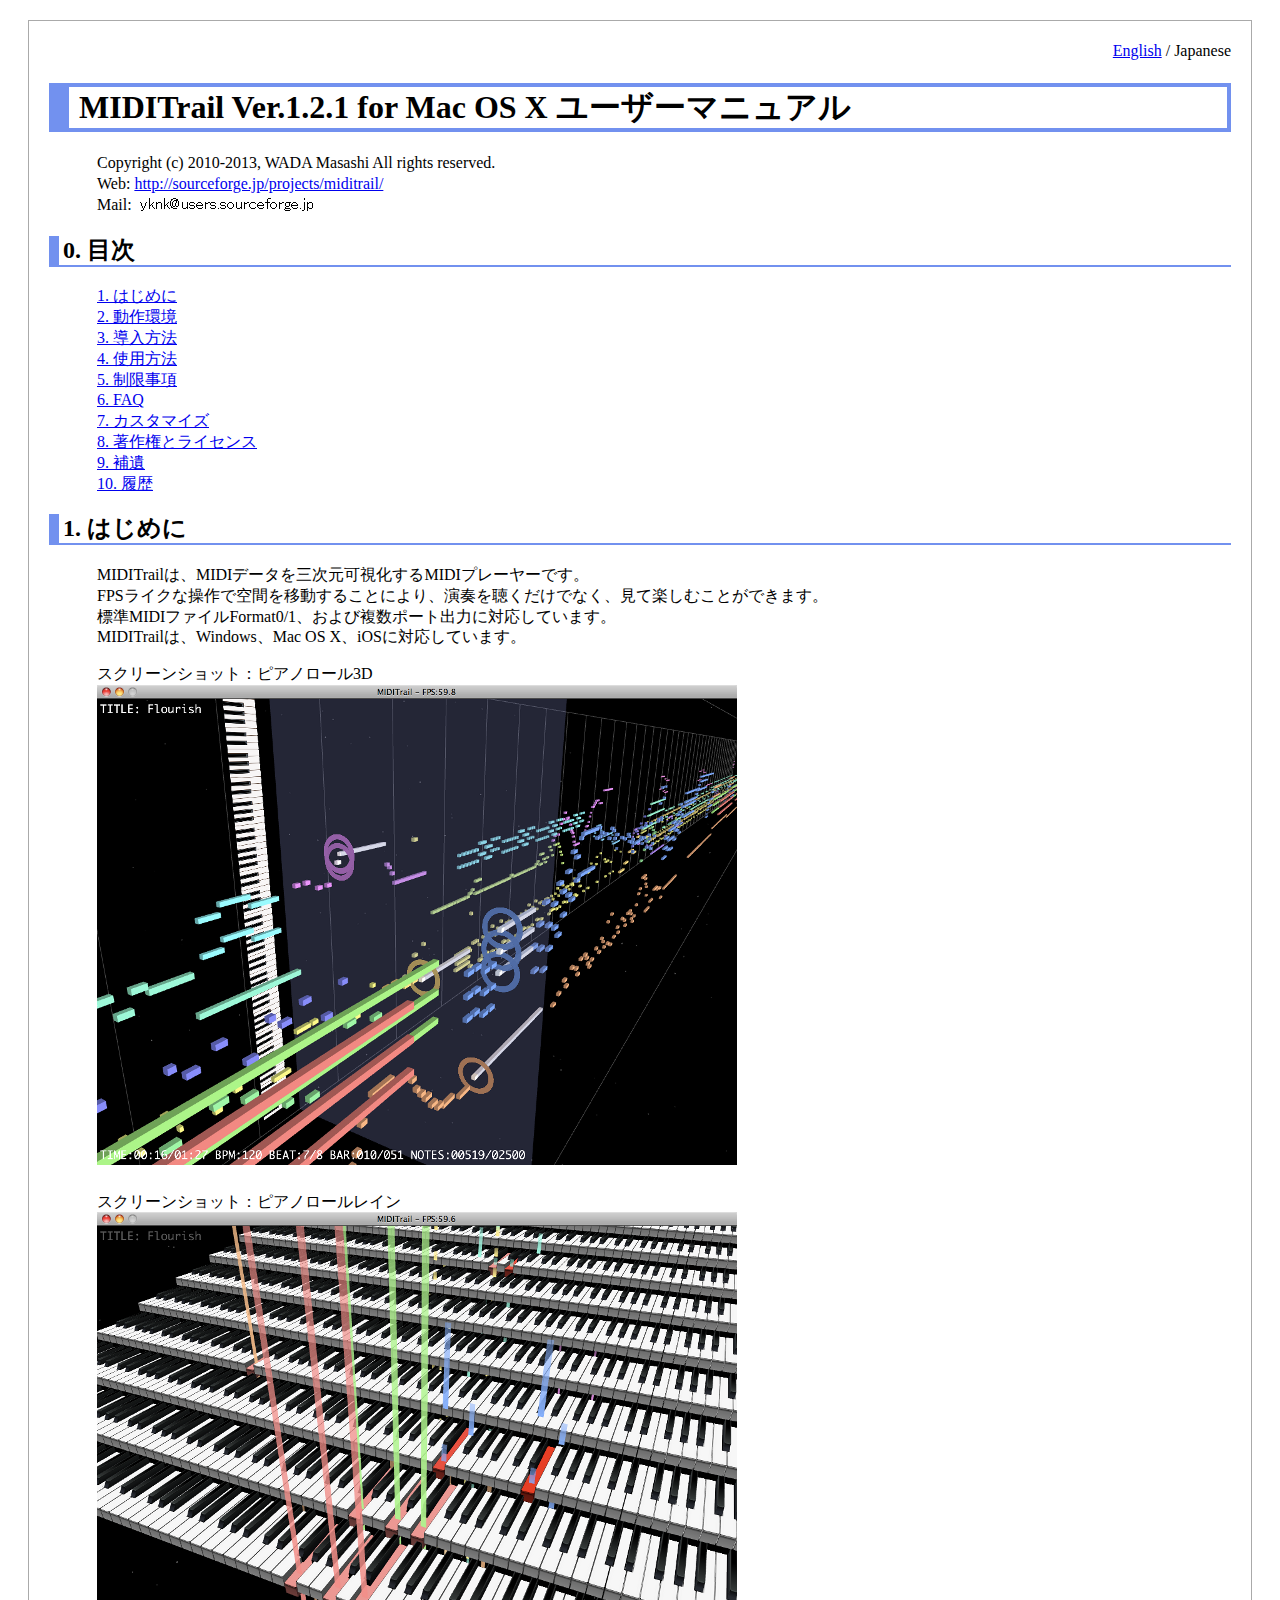
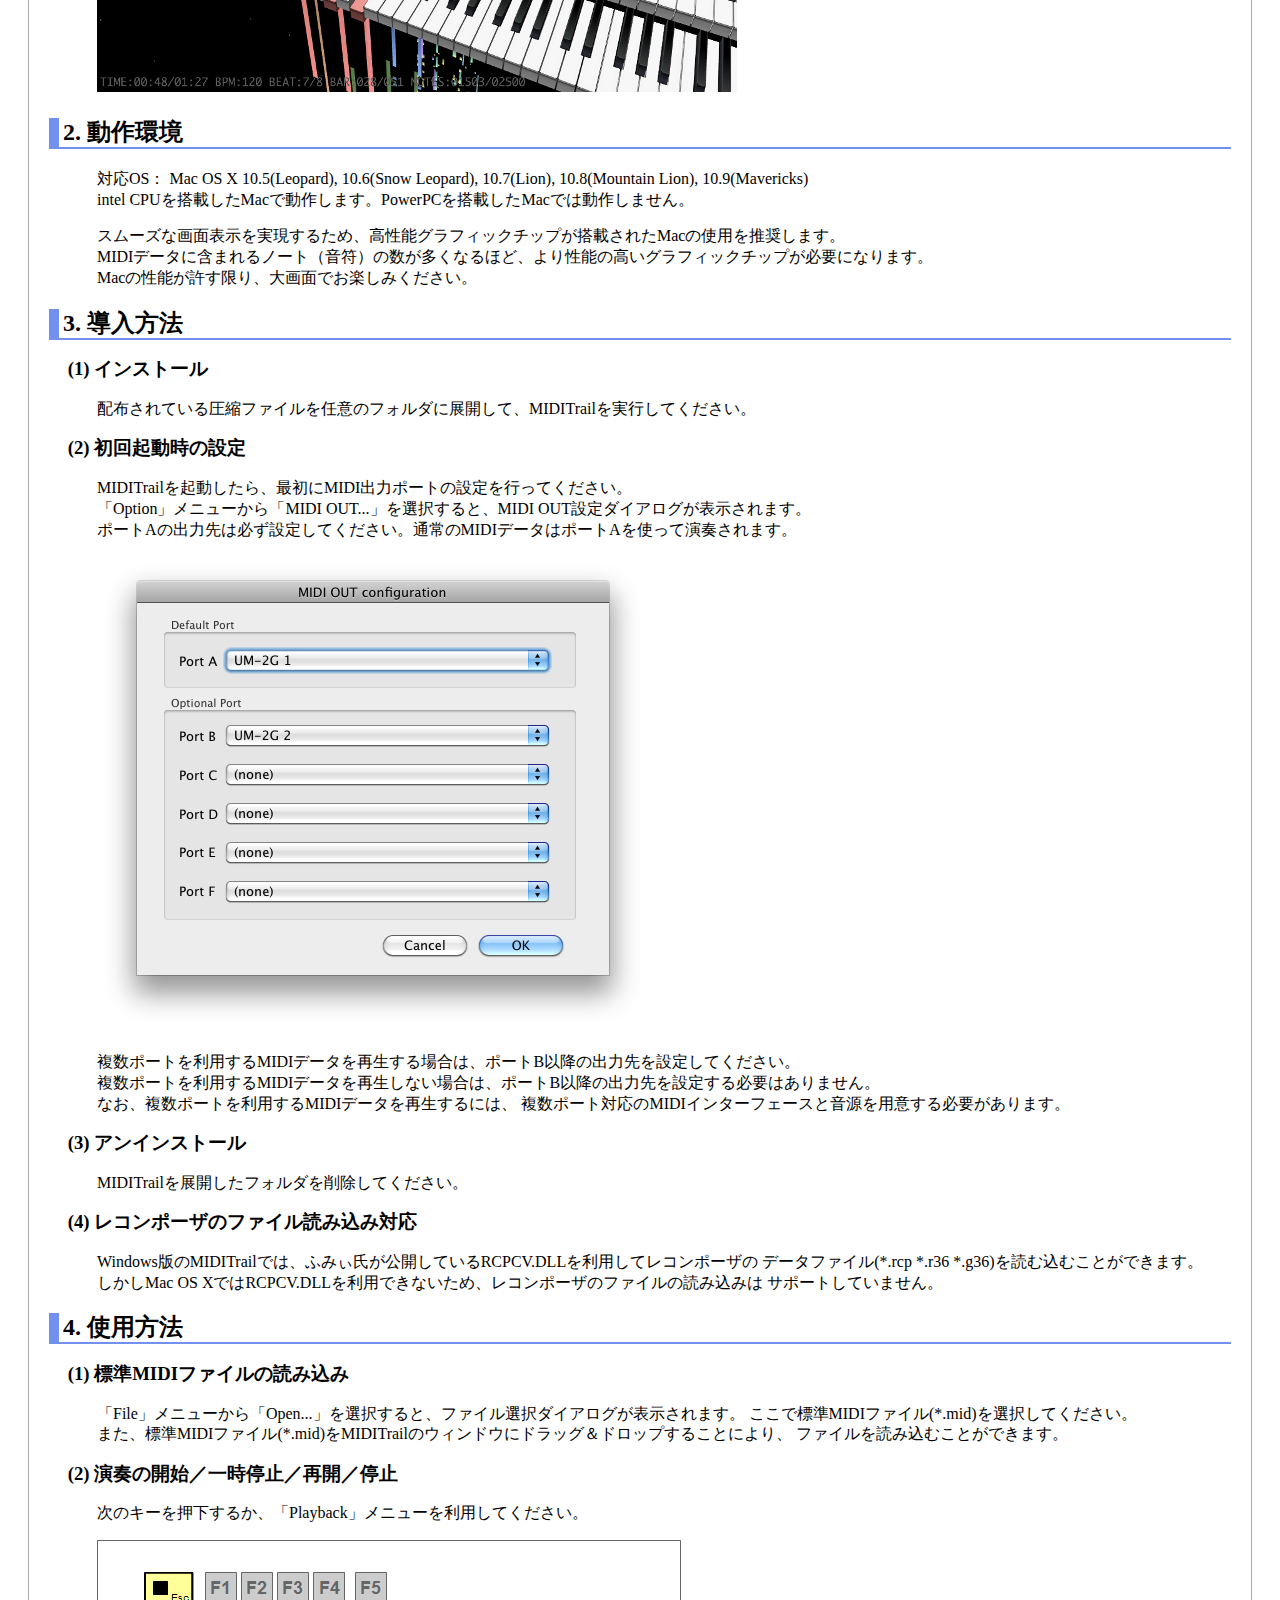
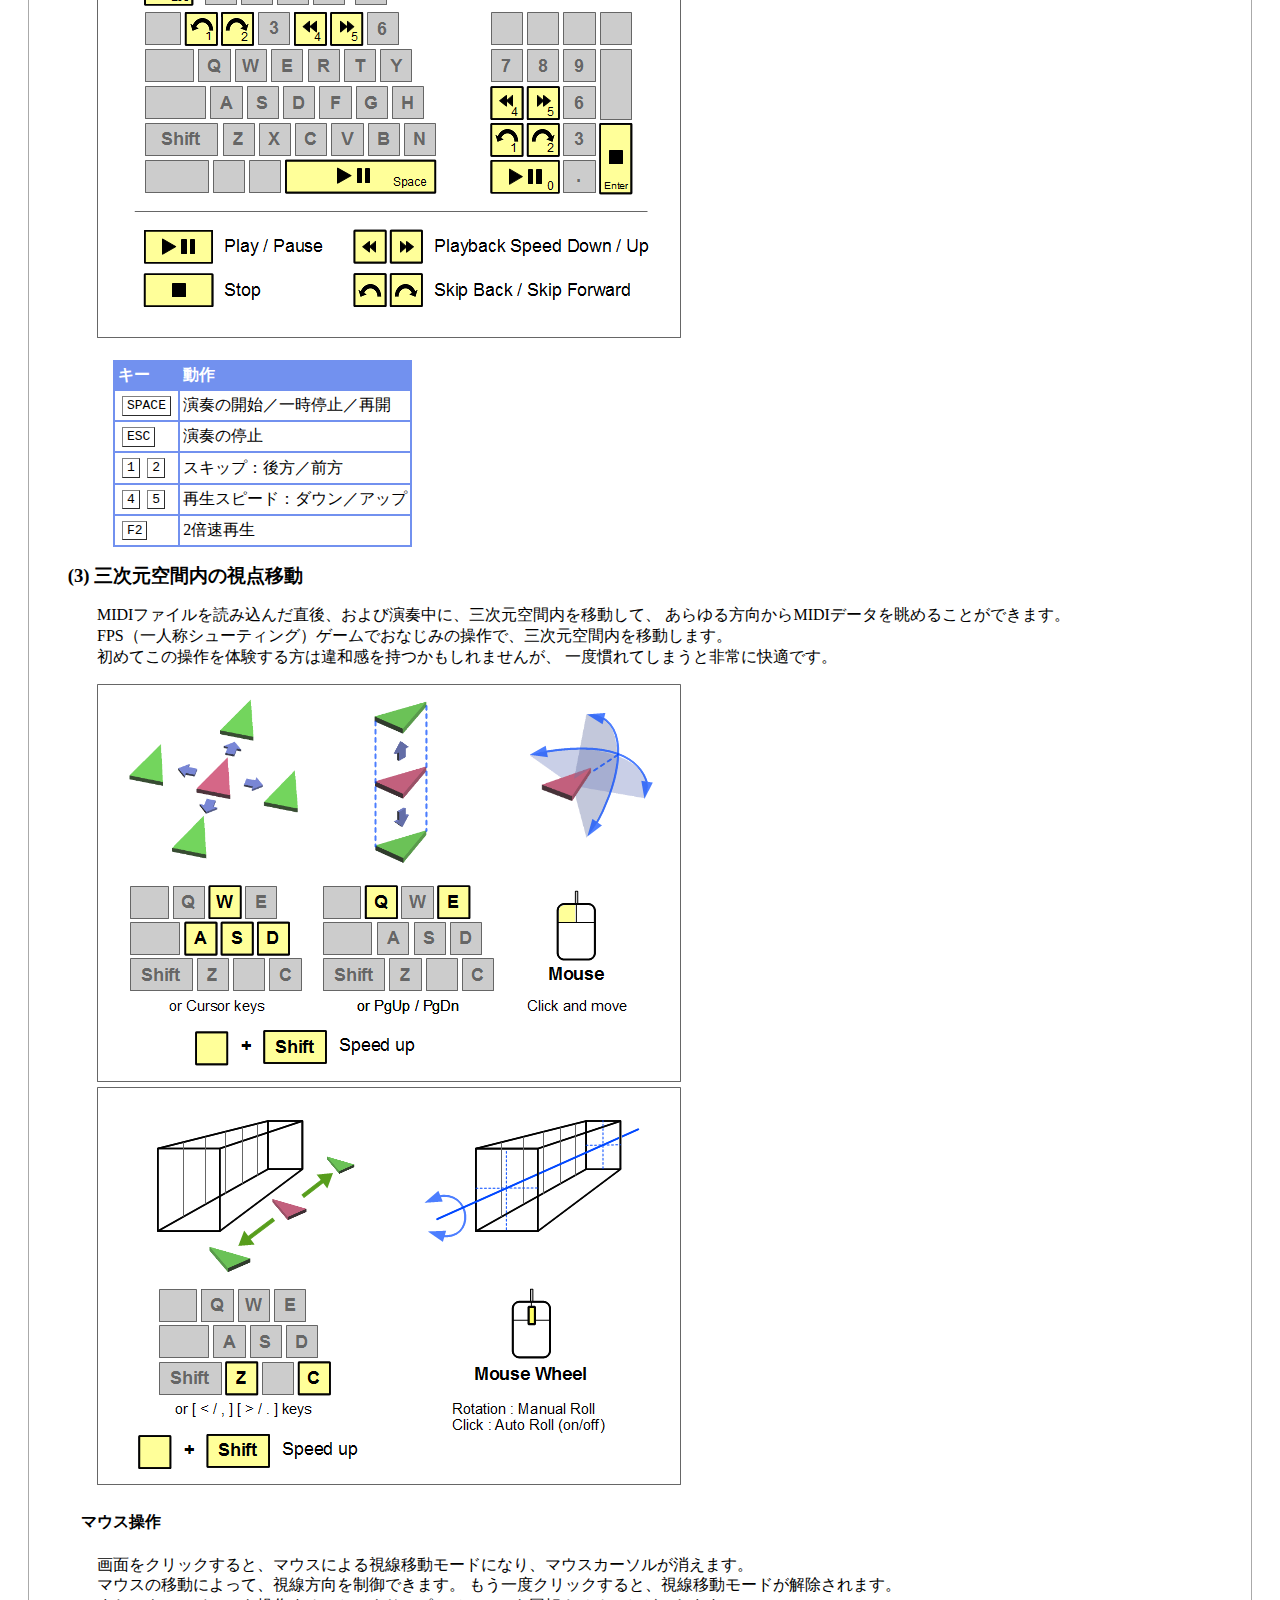
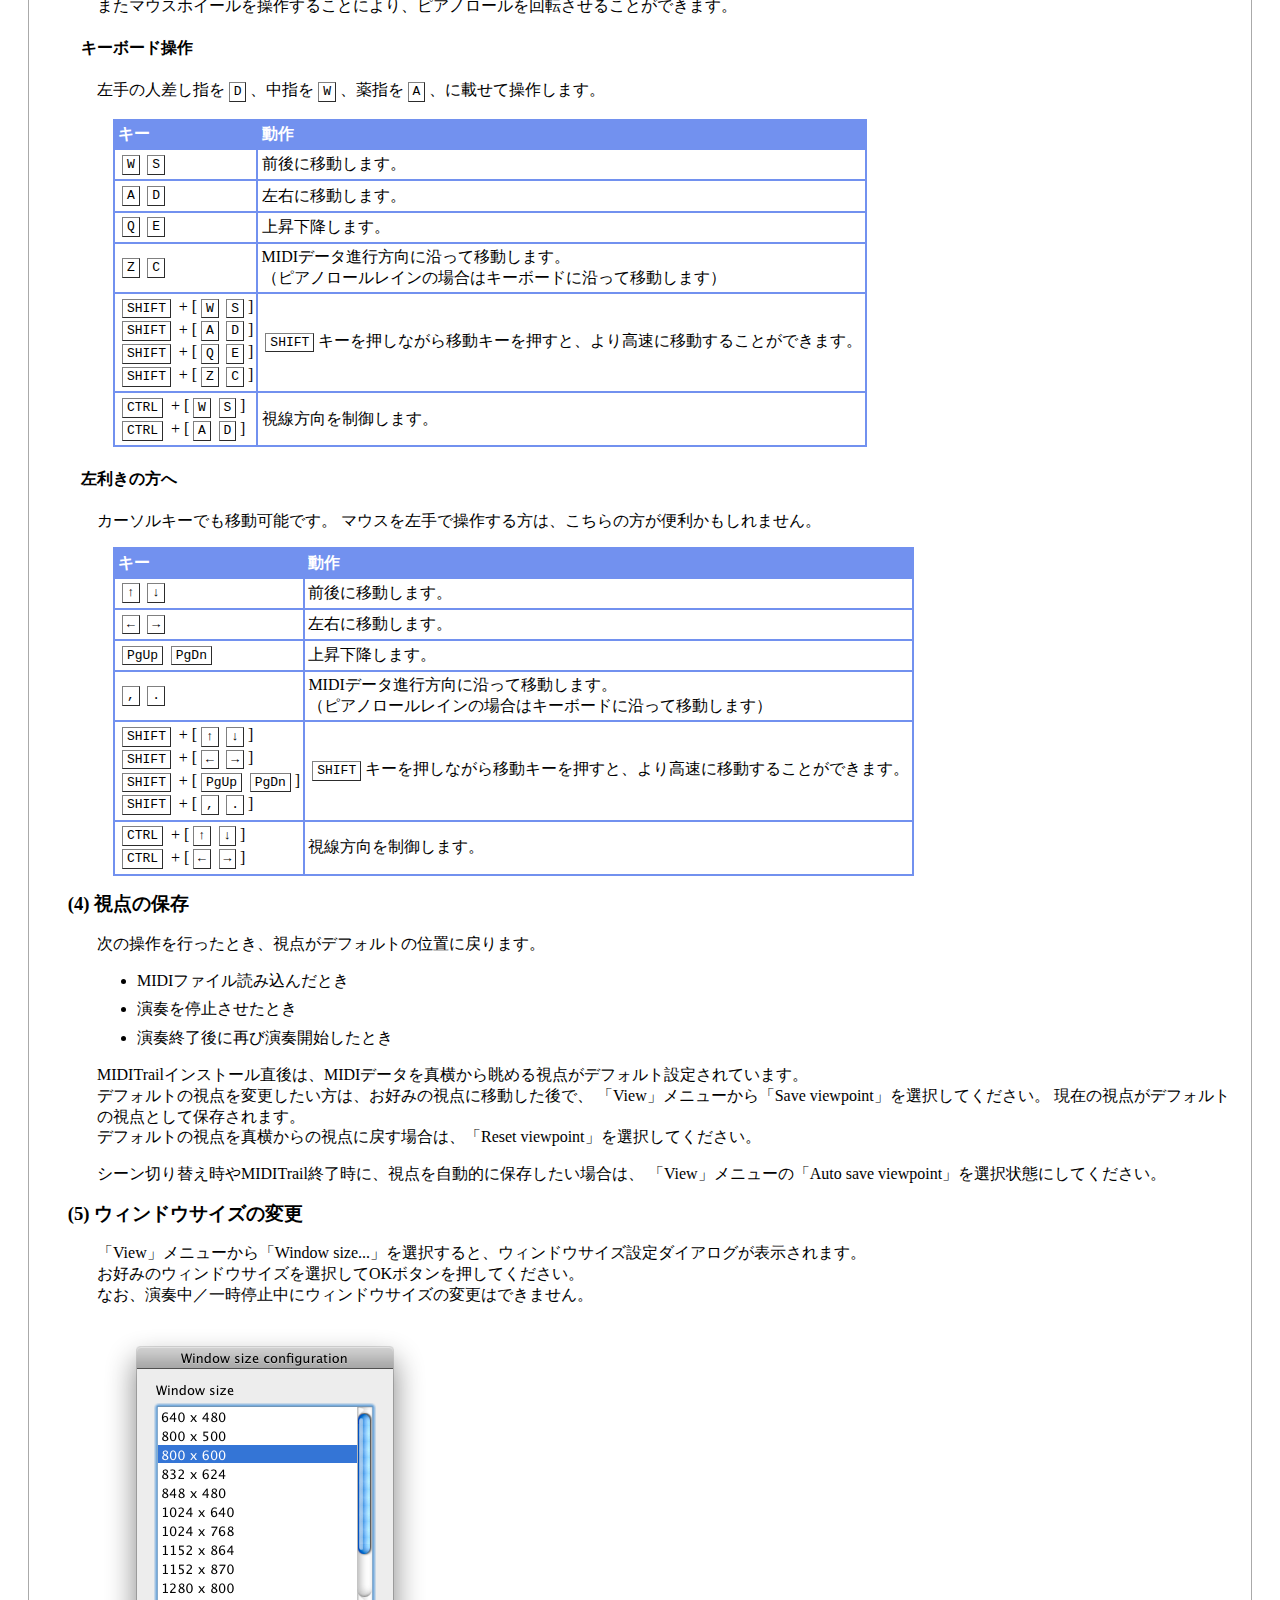
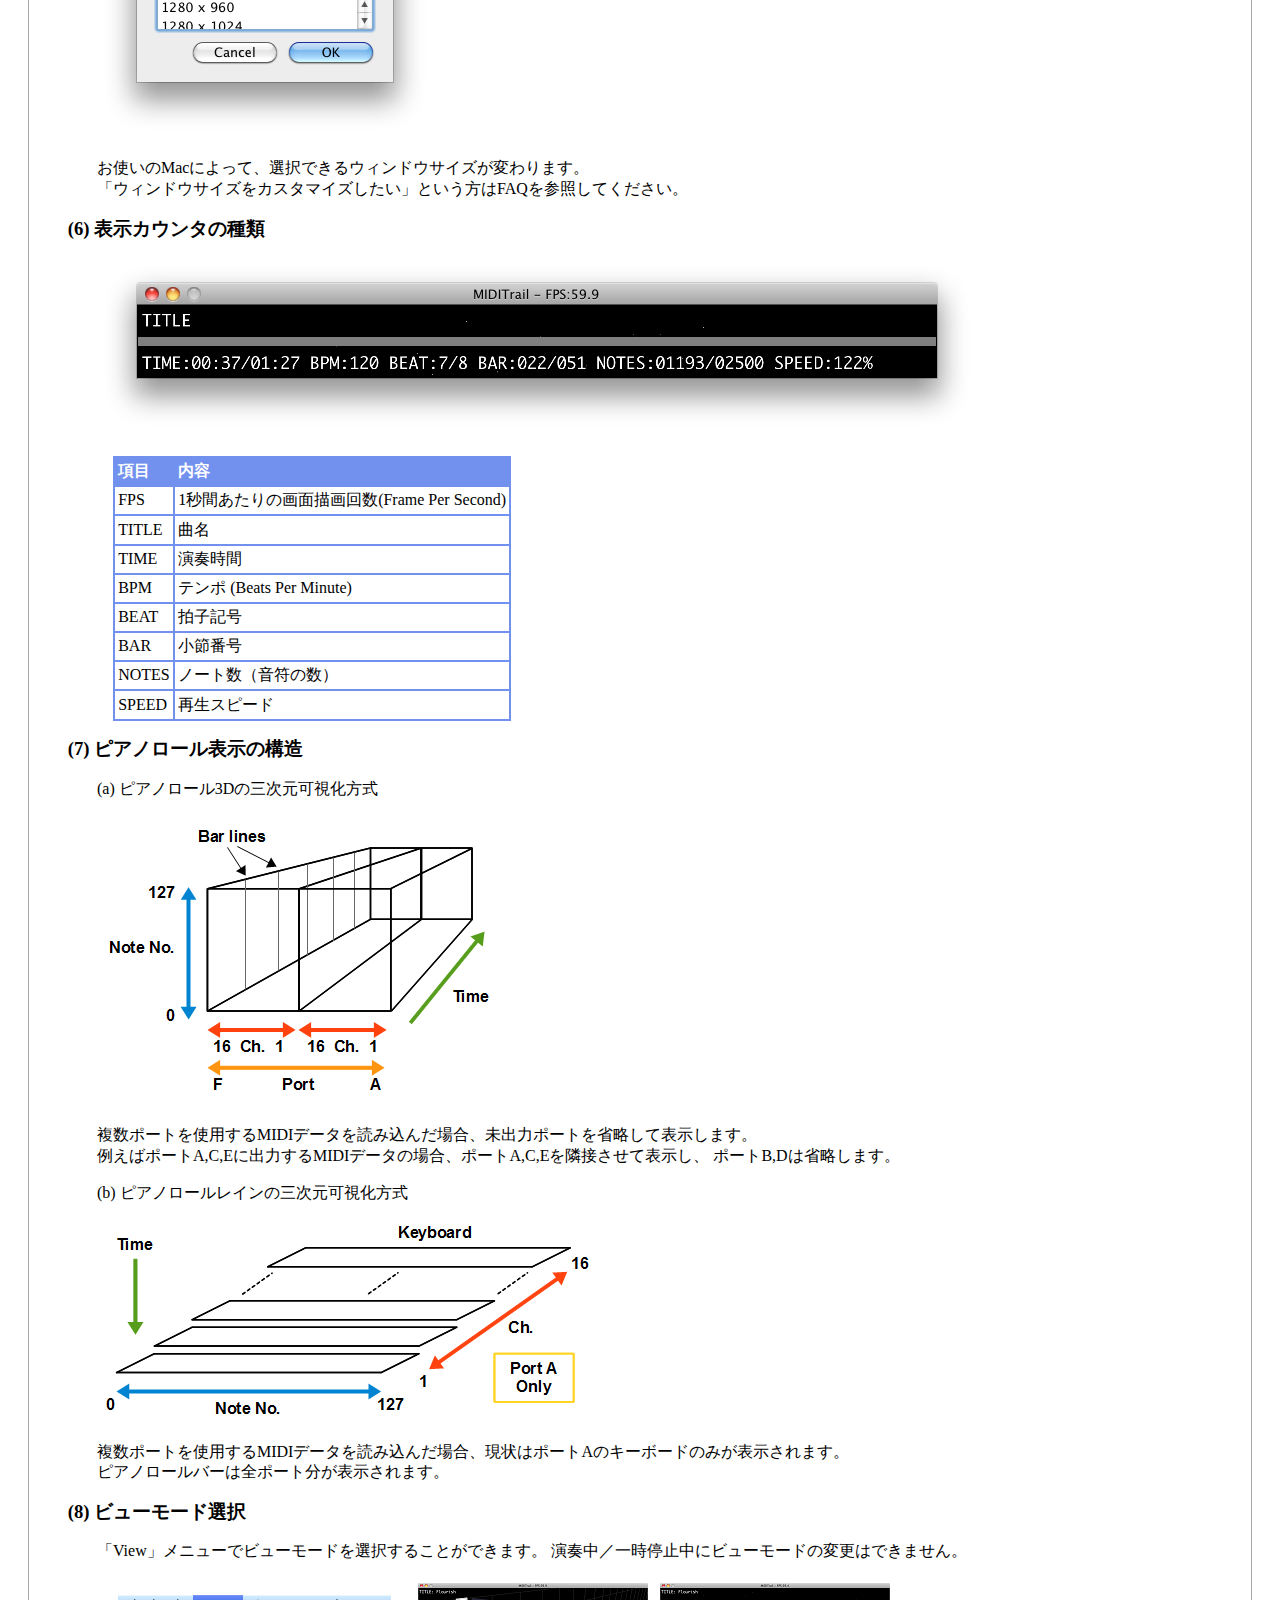
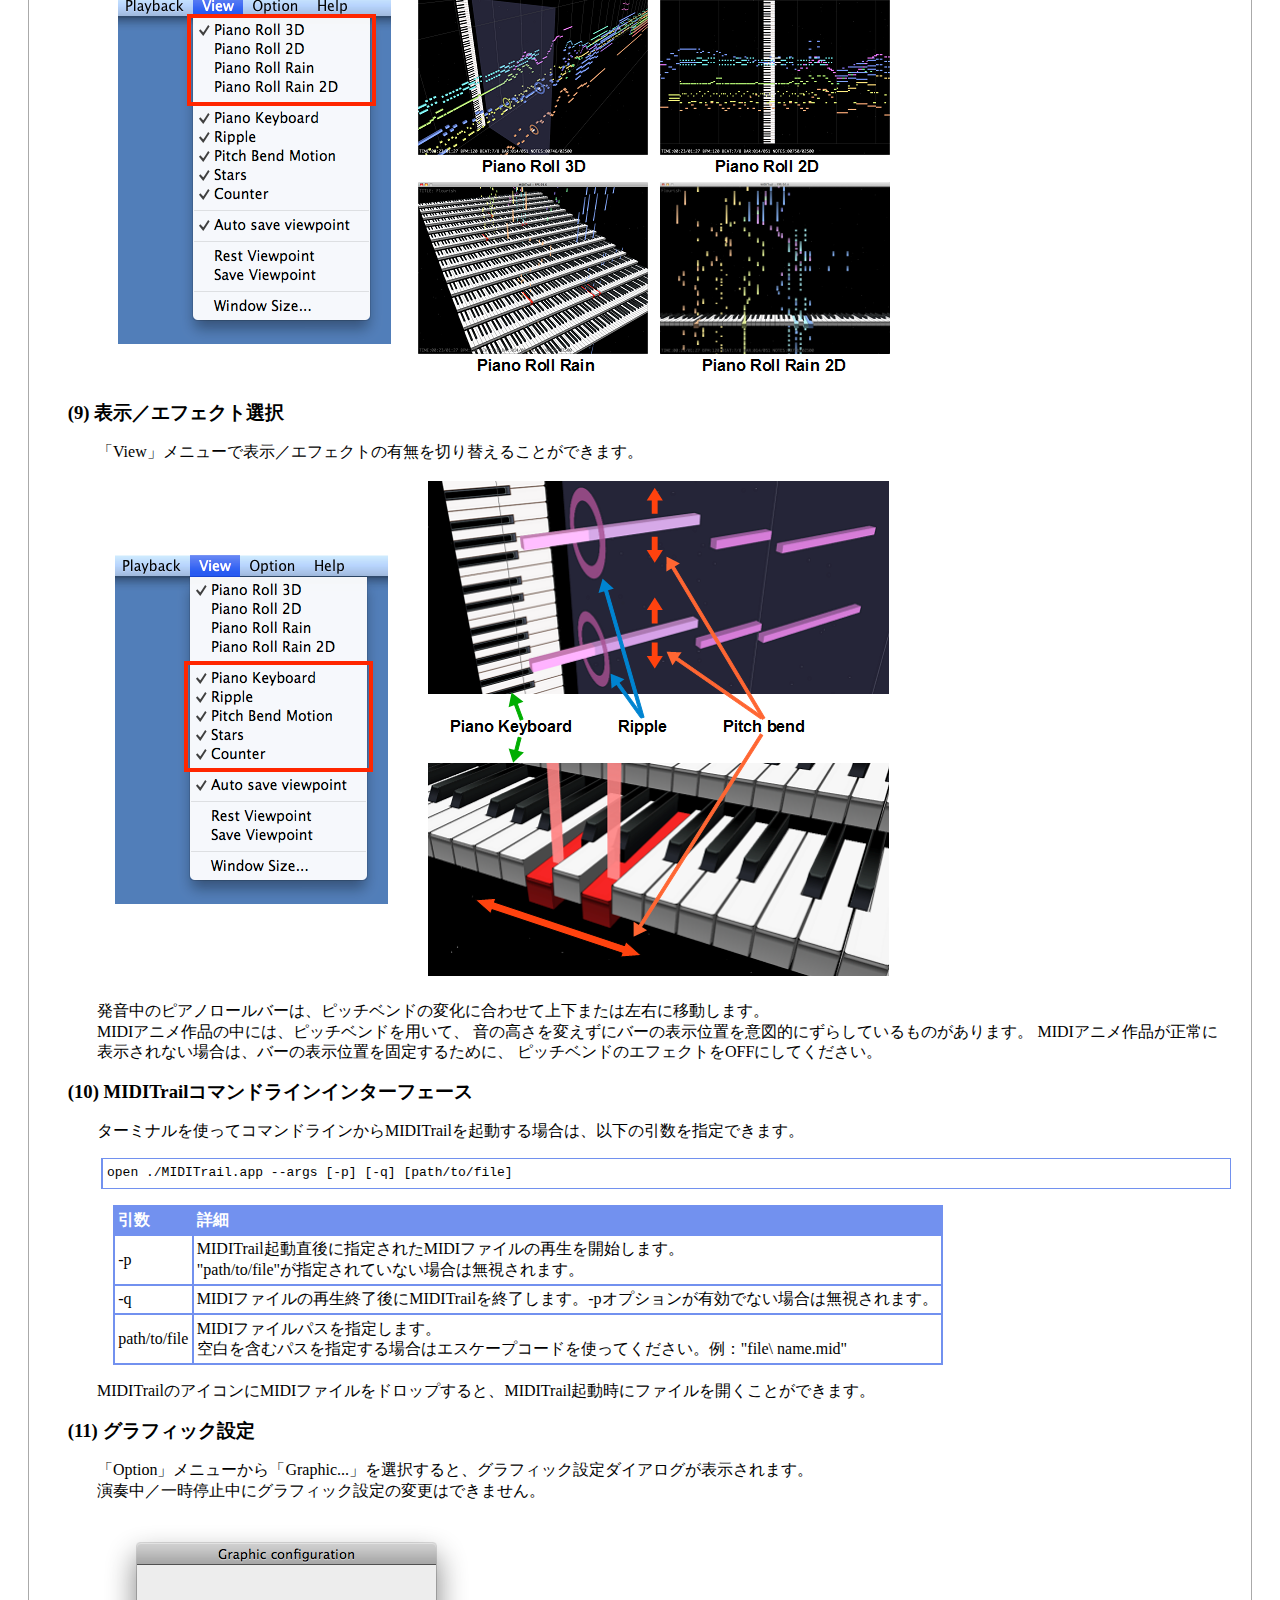
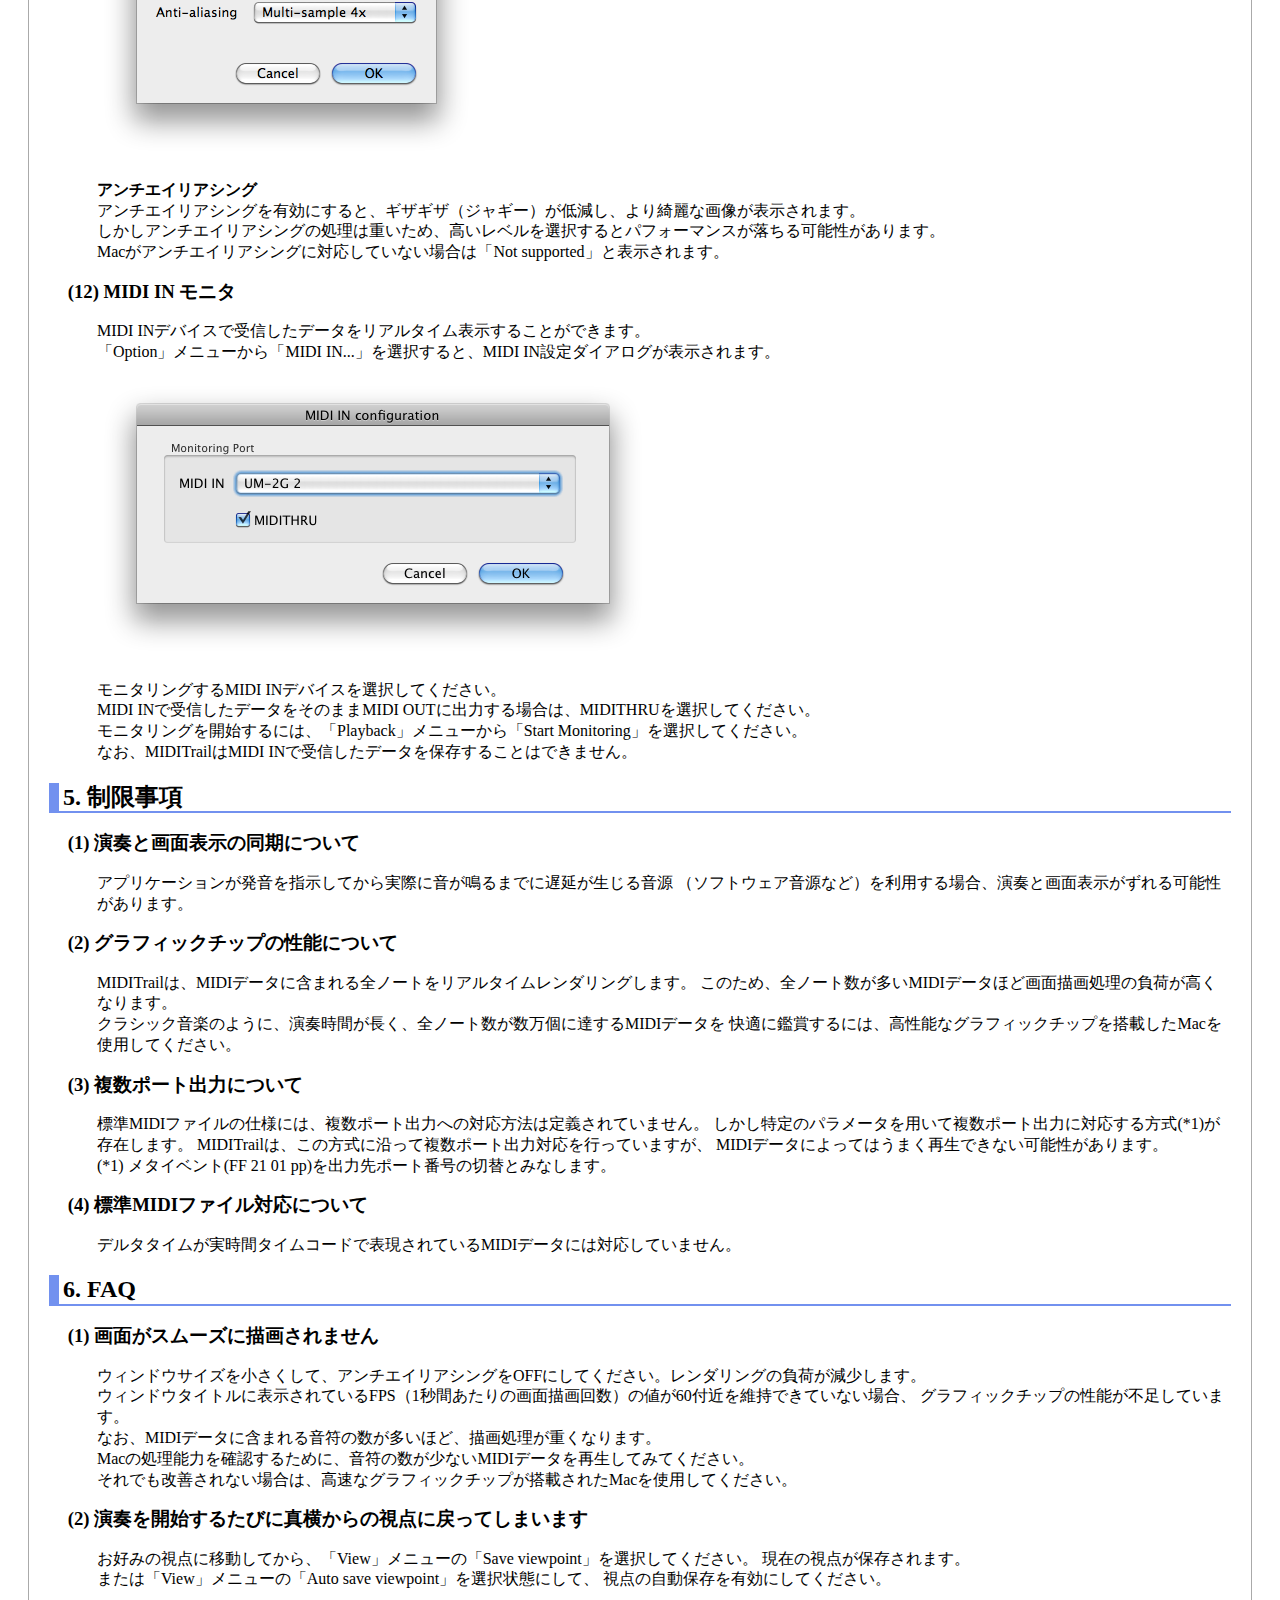
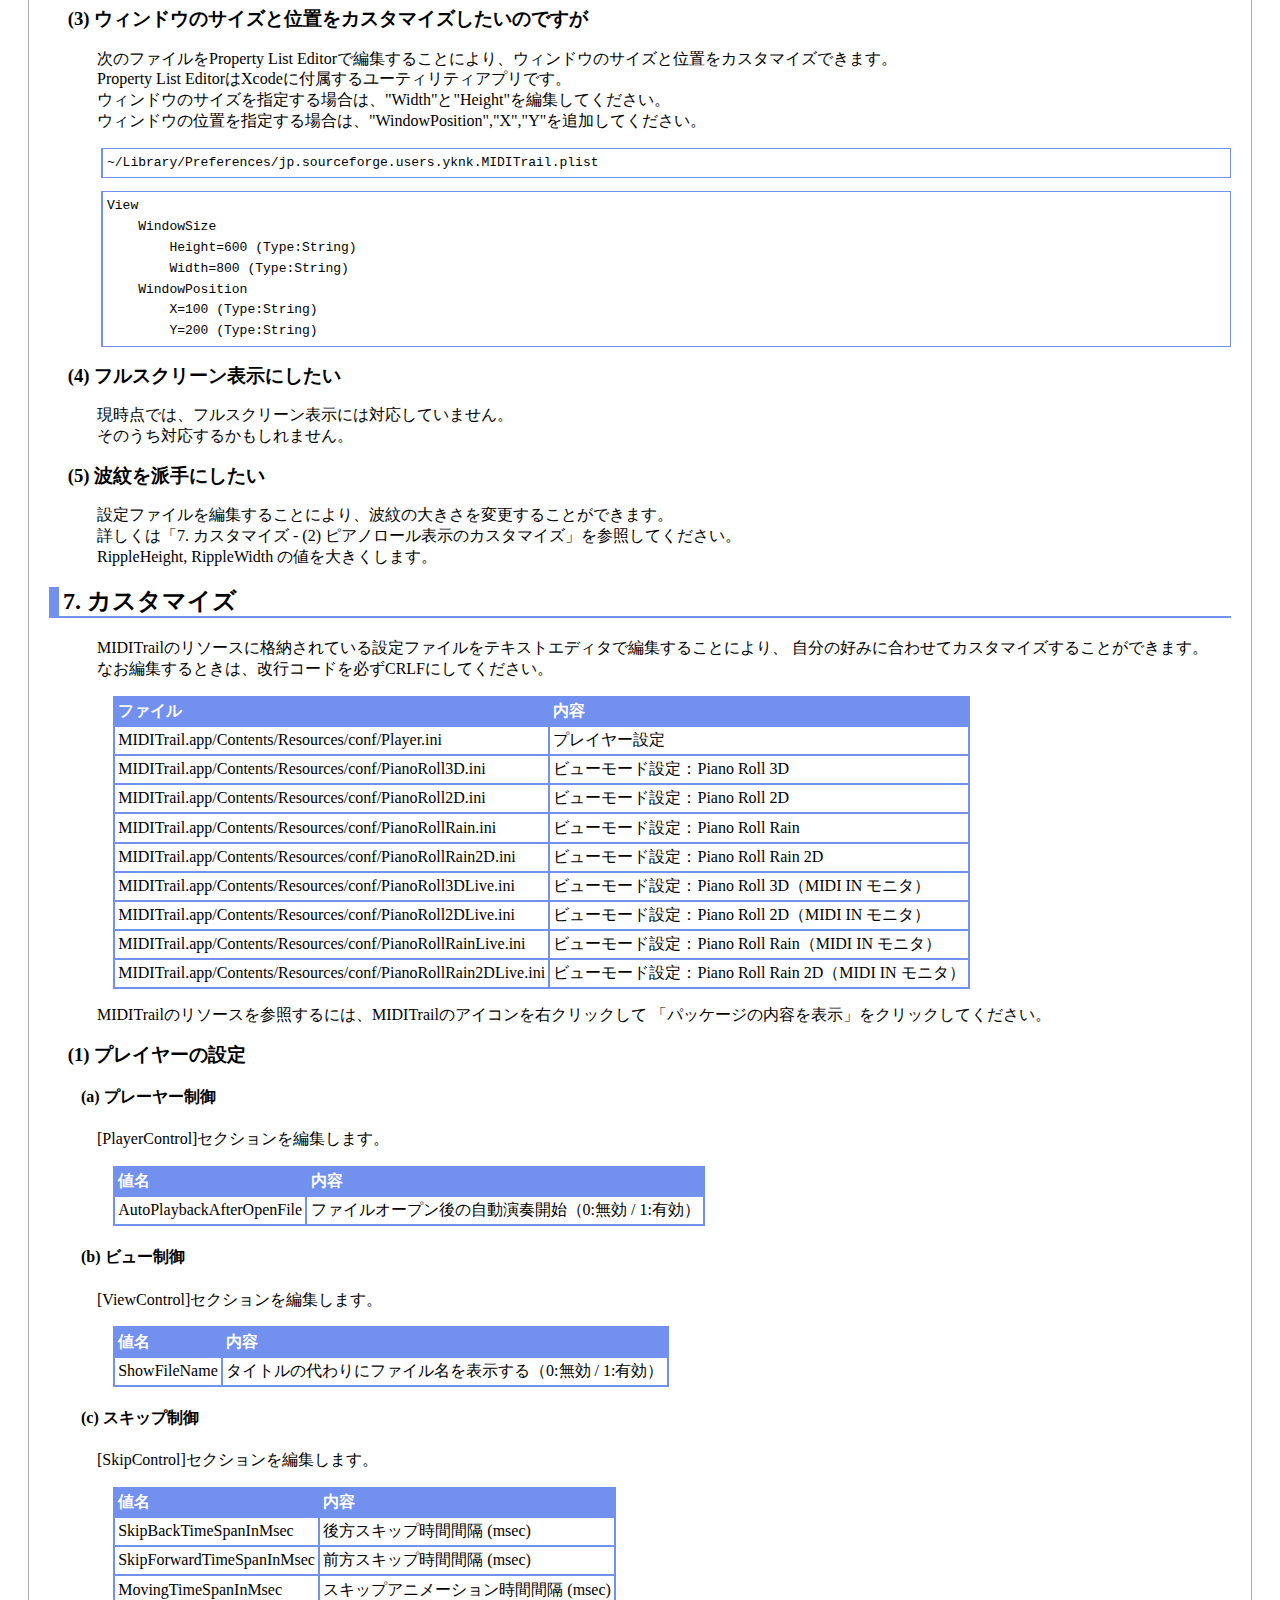
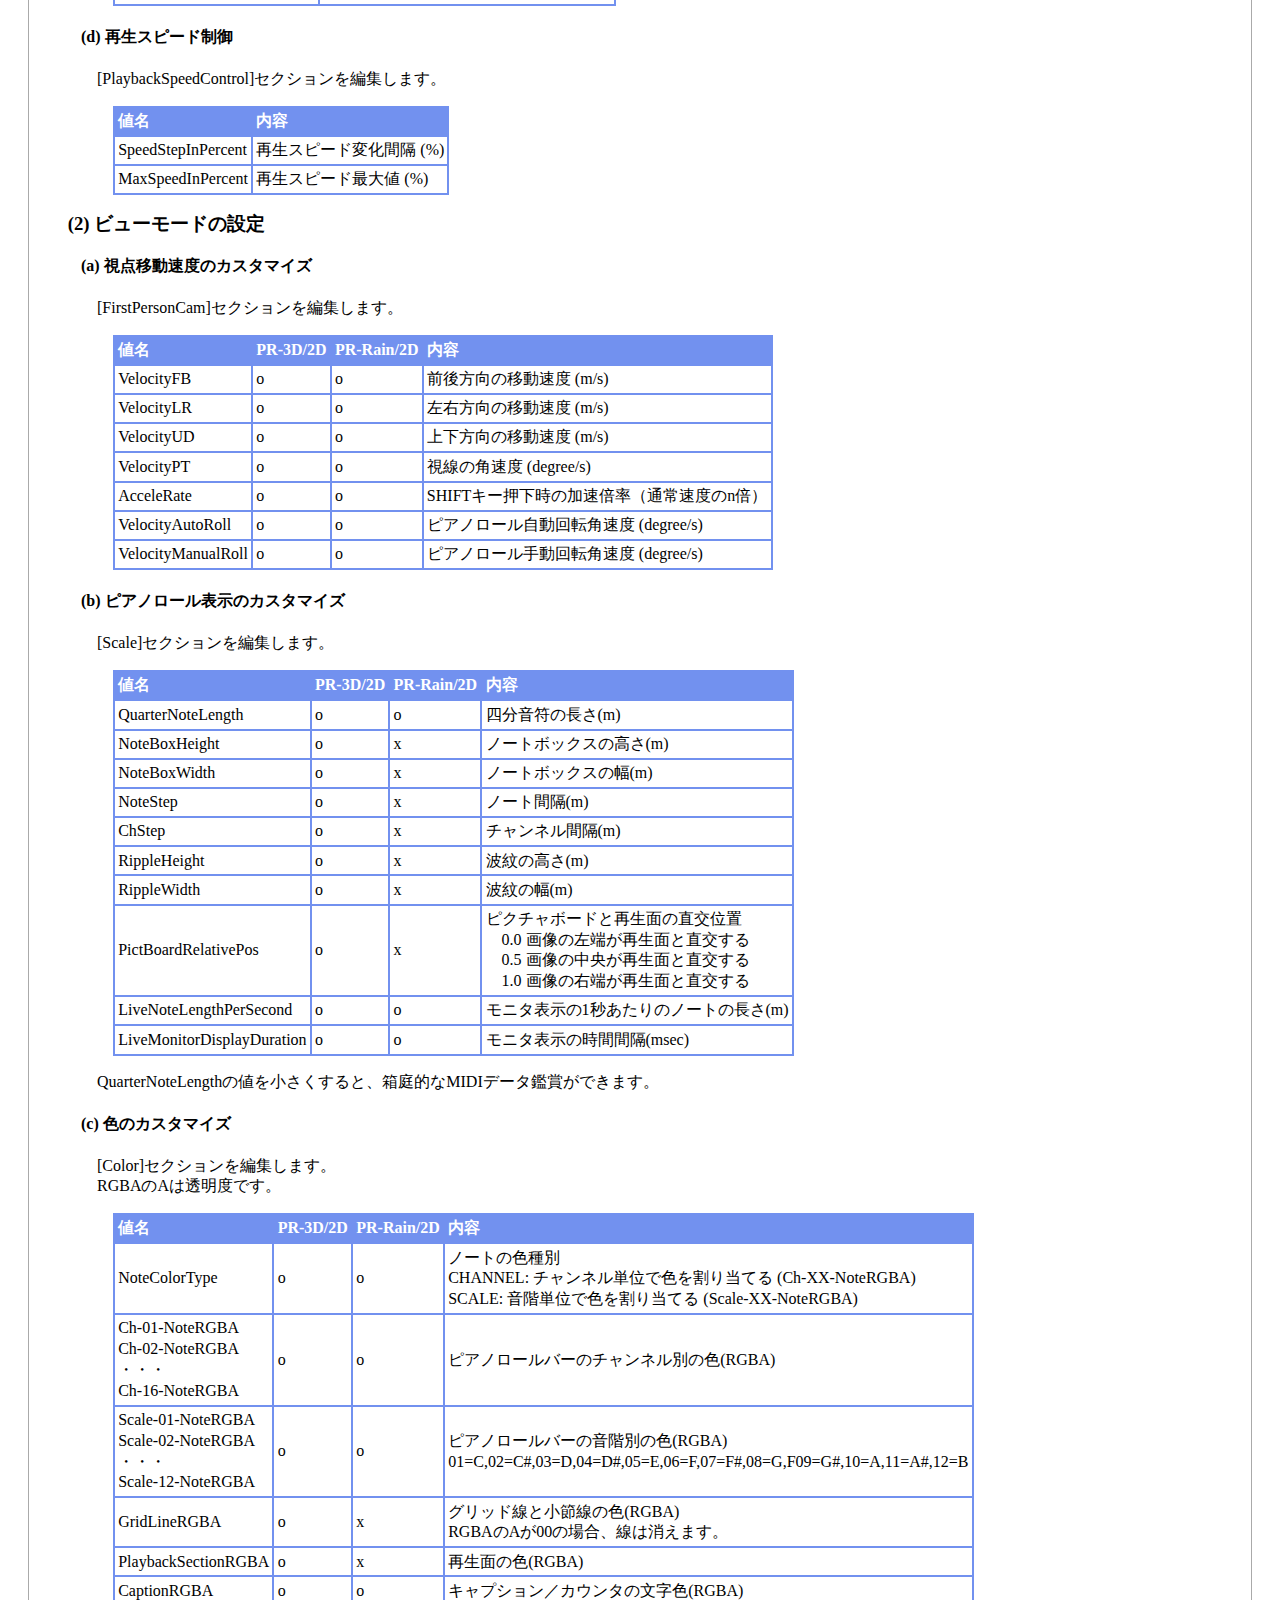
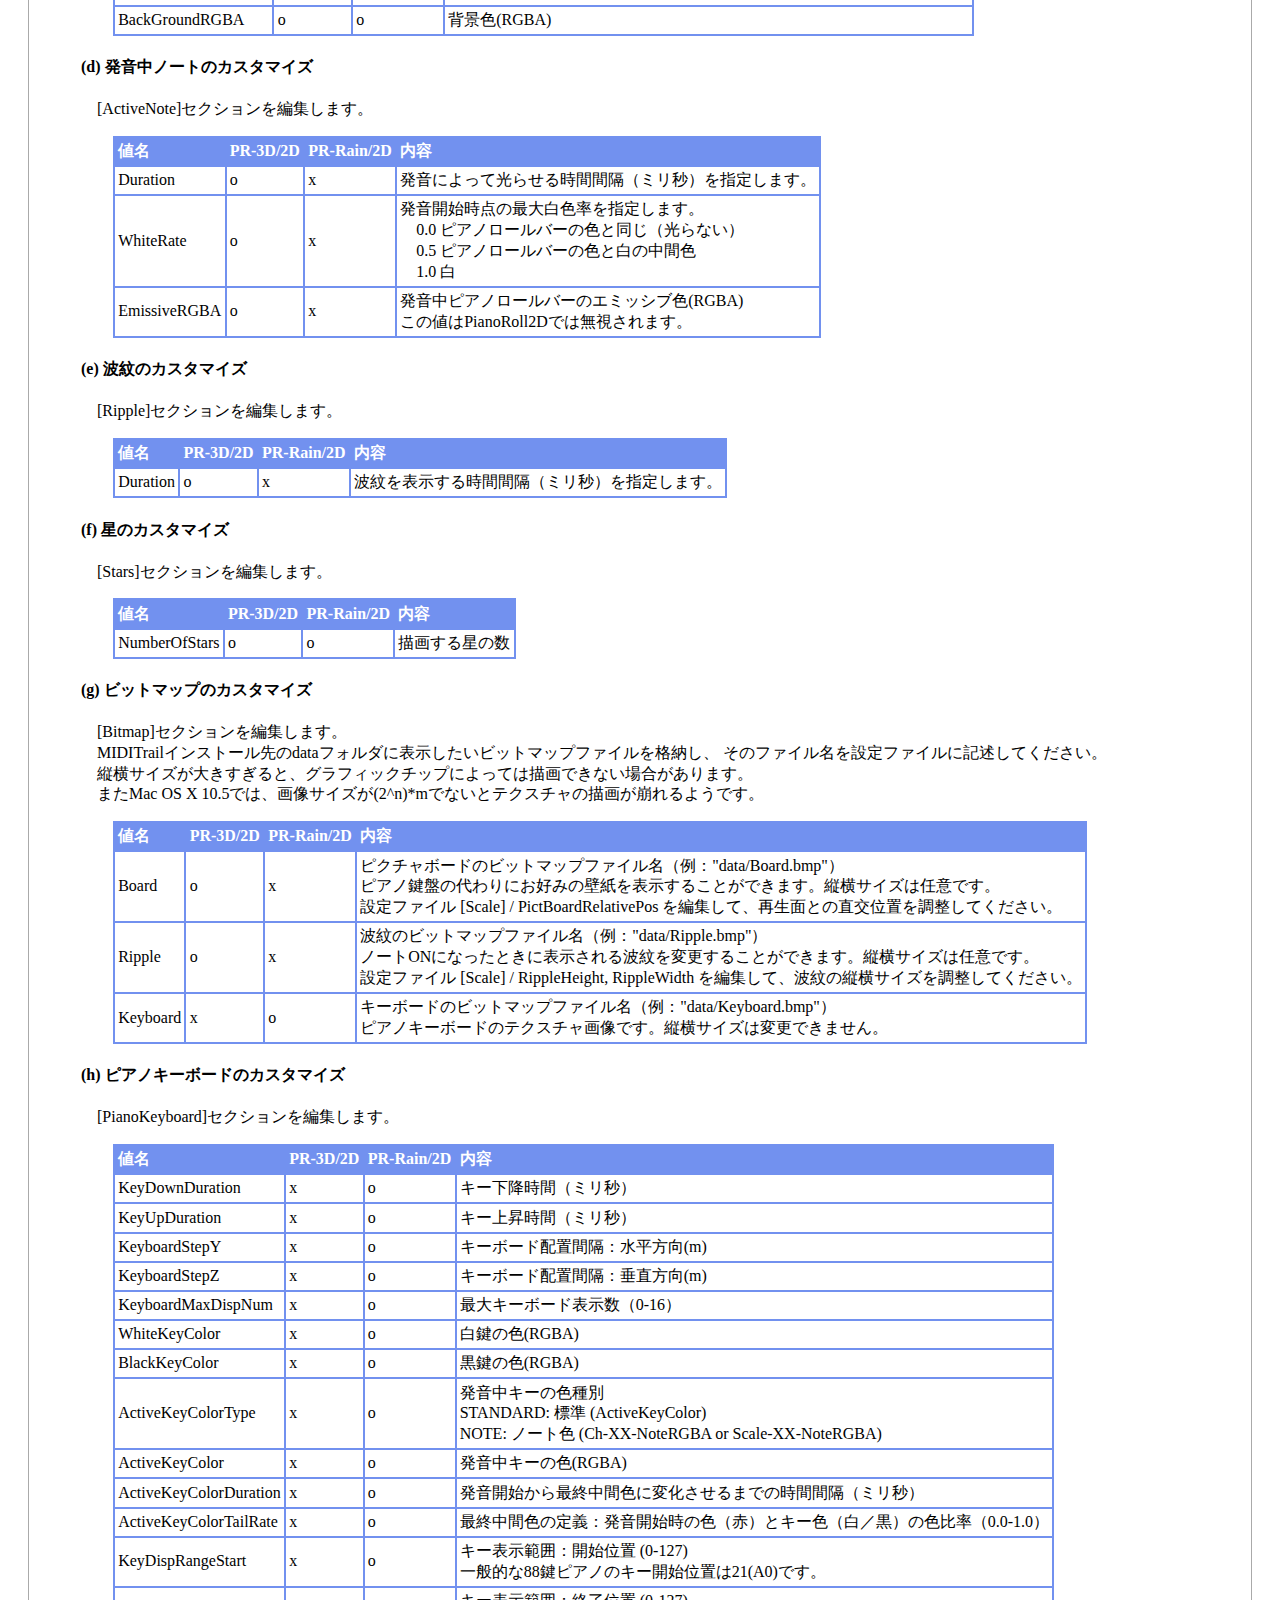
<file: Resources/doc/MANUAL.ja.html>
<!DOCTYPE html PUBLIC "-//W3C//DTD HTML 4.01//EN" "http://www.w3.org/TR/html4/strict.dtd">
<html>
<head>
<meta http-equiv="content-type" content="text/html; charset=UTF-8">
<meta http-equiv="Content-Language" content="ja">
<link rel="stylesheet" href="Files/doc.css" type="text/css">
<title>MIDITrail Ver.1.2.1 for Mac OS X ユーザーマニュアル</title>
</head>
<body>

<div class="contents">

<div class="selectlangs">
<a href="MANUAL.en.html">English</a> / Japanese
</div>

<h1>MIDITrail Ver.1.2.1 for Mac OS X ユーザーマニュアル</h1>

<p>
Copyright (c) 2010-2013, WADA Masashi All rights reserved.<br>
Web: <a href="http://sourceforge.jp/projects/miditrail/">http://sourceforge.jp/projects/miditrail/</a><br>
Mail: <img src="Files/mail.png" align="top"><br>
</p>

<!-- ************************************************************* -->

<h2>0. 目次</h2>

<p>
<a href="#introduction">1. はじめに</a><br>
<a href="#system">2. 動作環境</a><br>
<a href="#install">3. 導入方法</a><br>
<a href="#usage">4. 使用方法</a><br>
<a href="#restriction">5. 制限事項</a><br>
<a href="#faq">6. FAQ</a><br>
<a href="#customize">7. カスタマイズ</a><br>
<a href="#license">8. 著作権とライセンス</a><br>
<a href="#appendix">9. 補遺</a><br>
<a href="#history">10. 履歴</a><br>
</p>

<!-- ************************************************************* -->

<h2><a name="introduction"></a>1. はじめに</h2>

<p>
MIDITrailは、MIDIデータを三次元可視化するMIDIプレーヤーです。<br>
FPSライクな操作で空間を移動することにより、演奏を聴くだけでなく、見て楽しむことができます。<br>
標準MIDIファイルFormat0/1、および複数ポート出力に対応しています。<br>
MIDITrailは、Windows、Mac OS X、iOSに対応しています。
</p>
<p>
スクリーンショット：ピアノロール3D<br>
<img src="Files/ScreenShot1.png"><br>
<br>
スクリーンショット：ピアノロールレイン<br>
<img src="Files/ScreenShot2.png"><br>
</p>

<!-- ************************************************************* -->
<h2><a name="system"></a>2. 動作環境</h2>

<p>
対応OS： Mac OS X 10.5(Leopard), 10.6(Snow Leopard), 10.7(Lion), 10.8(Mountain Lion), 10.9(Mavericks)<br>
intel CPUを搭載したMacで動作します。PowerPCを搭載したMacでは動作しません。<br>
</p>
<p>
スムーズな画面表示を実現するため、高性能グラフィックチップが搭載されたMacの使用を推奨します。<br>
MIDIデータに含まれるノート（音符）の数が多くなるほど、より性能の高いグラフィックチップが必要になります。<br>
Macの性能が許す限り、大画面でお楽しみください。
</p>

<!-- ************************************************************* -->
<h2><a name="install"></a>3. 導入方法</h2>

<h3>(1) インストール</h3>
<p>
配布されている圧縮ファイルを任意のフォルダに展開して、MIDITrailを実行してください。
</p>

<h3>(2) 初回起動時の設定</h3>
<p>
MIDITrailを起動したら、最初にMIDI出力ポートの設定を行ってください。<br>
「Option」メニューから「MIDI OUT...」を選択すると、MIDI OUT設定ダイアログが表示されます。<br>
ポートAの出力先は必ず設定してください。通常のMIDIデータはポートAを使って演奏されます。
</p>
<p>
<img src="Files/MIDIOUT.png"><br>
</p>
<p>
複数ポートを利用するMIDIデータを再生する場合は、ポートB以降の出力先を設定してください。<br>
複数ポートを利用するMIDIデータを再生しない場合は、ポートB以降の出力先を設定する必要はありません。<br>
なお、複数ポートを利用するMIDIデータを再生するには、
複数ポート対応のMIDIインターフェースと音源を用意する必要があります。
</p>

<h3>(3) アンインストール</h3>
<p>
MIDITrailを展開したフォルダを削除してください。
</p>

<h3>(4) レコンポーザのファイル読み込み対応</h3>
<p>
Windows版のMIDITrailでは、ふみぃ氏が公開しているRCPCV.DLLを利用してレコンポーザの
データファイル(*.rcp *.r36 *.g36)を読む込むことができます。<br>
しかしMac OS XではRCPCV.DLLを利用できないため、レコンポーザのファイルの読み込みは
サポートしていません。
</p>

<!-- ************************************************************* -->
<h2><a name="usage"></a>4. 使用方法</h2>

<h3>(1) 標準MIDIファイルの読み込み</h3>
<p>
「File」メニューから「Open...」を選択すると、ファイル選択ダイアログが表示されます。
ここで標準MIDIファイル(*.mid)を選択してください。<br>
また、標準MIDIファイル(*.mid)をMIDITrailのウィンドウにドラッグ＆ドロップすることにより、
ファイルを読み込むことができます。
</p>

<h3>(2) 演奏の開始／一時停止／再開／停止</h3>
<p>
次のキーを押下するか、「Playback」メニューを利用してください。
</p>

<p>
<img src="Files/HowToView1.png"><br>
</p>

<table>
  <tr><th>キー</th><th>動作</th></tr>
  <tr><td><kbd>SPACE</kbd></td><td>演奏の開始／一時停止／再開</td></tr>
  <tr><td><kbd>ESC</kbd></td><td>演奏の停止</td></tr>
  <tr><td><kbd>1</kbd><kbd>2</kbd></td><td>スキップ：後方／前方</td></tr>
  <tr><td><kbd>4</kbd><kbd>5</kbd></td><td>再生スピード：ダウン／アップ</td></tr>
  <tr><td><kbd>F2</kbd></td><td>2倍速再生</td></tr>
</table>
</p>


<h3>(3) 三次元空間内の視点移動</h3>
<p>
MIDIファイルを読み込んだ直後、および演奏中に、三次元空間内を移動して、
あらゆる方向からMIDIデータを眺めることができます。<br>
FPS（一人称シューティング）ゲームでおなじみの操作で、三次元空間内を移動します。<br>
初めてこの操作を体験する方は違和感を持つかもしれませんが、
一度慣れてしまうと非常に快適です。
</p>

<p>
<img src="Files/HowToView2.png"><br>
<img src="Files/HowToView3.png"><br>
</p>

<h4>マウス操作</h4>
<p>
画面をクリックすると、マウスによる視線移動モードになり、マウスカーソルが消えます。<br>
マウスの移動によって、視線方向を制御できます。
もう一度クリックすると、視線移動モードが解除されます。<br>
またマウスホイールを操作することにより、ピアノロールを回転させることができます。
</p>

<h4>キーボード操作</h4>
<p>
左手の人差し指を<kbd>D</kbd>、中指を<kbd>W</kbd>、薬指を<kbd>A</kbd>、に載せて操作します。
</p>
<p>
<table>
  <tr><th>キー</th><th>動作</th></tr>
  <tr><td><kbd>W</kbd><kbd>S</kbd></td><td>前後に移動します。</td></tr>
  <tr><td><kbd>A</kbd><kbd>D</kbd></td><td>左右に移動します。</td></tr>
  <tr><td><kbd>Q</kbd><kbd>E</kbd></td><td>上昇下降します。</td></tr>
  <tr><td><kbd>Z</kbd><kbd>C</kbd></td><td>MIDIデータ進行方向に沿って移動します。<br>
（ピアノロールレインの場合はキーボードに沿って移動します）</td></tr>
  <tr>
    <td>
      <kbd>SHIFT</kbd> + [<kbd>W</kbd><kbd>S</kbd>]<br>
      <kbd>SHIFT</kbd> + [<kbd>A</kbd><kbd>D</kbd>]<br>
      <kbd>SHIFT</kbd> + [<kbd>Q</kbd><kbd>E</kbd>]<br>
      <kbd>SHIFT</kbd> + [<kbd>Z</kbd><kbd>C</kbd>]
    </td>
    <td><kbd>SHIFT</kbd>キーを押しながら移動キーを押すと、より高速に移動することができます。</td>
  </tr>
  <tr>
    <td>
      <kbd>CTRL</kbd> + [<kbd>W</kbd><kbd>S</kbd>]<br>
      <kbd>CTRL</kbd> + [<kbd>A</kbd><kbd>D</kbd>]
    </td>
  <td>視線方向を制御します。</td>
  </tr>
</table>
</p>

<h4>左利きの方へ</h4>

<p>
カーソルキーでも移動可能です。
マウスを左手で操作する方は、こちらの方が便利かもしれません。
</p>
<p>
<table>
  <tr><th>キー</th><th>動作</th></tr>
  <tr><td><kbd>↑</kbd><kbd>↓</kbd></td><td>前後に移動します。</td></tr>
  <tr><td><kbd>←</kbd><kbd>→</kbd></td><td>左右に移動します。</td></tr>
  <tr><td><kbd>PgUp</kbd><kbd>PgDn</kbd></td><td>上昇下降します。</td></tr>
  <tr><td><kbd>,</kbd><kbd>.</kbd></td><td>MIDIデータ進行方向に沿って移動します。<br>
（ピアノロールレインの場合はキーボードに沿って移動します）</td></tr>
  <tr>
    <td>
      <kbd>SHIFT</kbd> + [<kbd>↑</kbd><kbd>↓</kbd>]<br>
      <kbd>SHIFT</kbd> + [<kbd>←</kbd><kbd>→</kbd>]<br>
      <kbd>SHIFT</kbd> + [<kbd>PgUp</kbd><kbd>PgDn</kbd>]<br>
      <kbd>SHIFT</kbd> + [<kbd>,</kbd><kbd>.</kbd>]
    </td>
    <td><kbd>SHIFT</kbd>キーを押しながら移動キーを押すと、より高速に移動することができます。</td>
  </tr>
  <tr>
    <td>
      <kbd>CTRL</kbd> + [<kbd>↑</kbd><kbd>↓</kbd>]<br>
      <kbd>CTRL</kbd> + [<kbd>←</kbd><kbd>→</kbd>]
    </td>
    <td>視線方向を制御します。</td>
  </tr>
</table>
</p>

<h3>(4) 視点の保存</h3>
<p>
次の操作を行ったとき、視点がデフォルトの位置に戻ります。<br>
</p>
<ul>
  <li>MIDIファイル読み込んだとき
  <li>演奏を停止させたとき
  <li>演奏終了後に再び演奏開始したとき
</ul>
<p>
MIDITrailインストール直後は、MIDIデータを真横から眺める視点がデフォルト設定されています。<br>
デフォルトの視点を変更したい方は、お好みの視点に移動した後で、
「View」メニューから「Save viewpoint」を選択してください。
現在の視点がデフォルトの視点として保存されます。<br>
デフォルトの視点を真横からの視点に戻す場合は、「Reset viewpoint」を選択してください。
</p>
<p>
シーン切り替え時やMIDITrail終了時に、視点を自動的に保存したい場合は、
「View」メニューの「Auto save viewpoint」を選択状態にしてください。
</p>

<h3>(5) ウィンドウサイズの変更</h3>
<p>
「View」メニューから「Window size...」を選択すると、ウィンドウサイズ設定ダイアログが表示されます。<br>
お好みのウィンドウサイズを選択してOKボタンを押してください。<br>
なお、演奏中／一時停止中にウィンドウサイズの変更はできません。
</p>
<p>
<img src="Files/WindowSize.png"><br>
</p>
<p>
お使いのMacによって、選択できるウィンドウサイズが変わります。<br>
「ウィンドウサイズをカスタマイズしたい」という方はFAQを参照してください。
</p>

<h3>(6) 表示カウンタの種類</h3>

<p>
<img src="Files/Counter.png"><br>
</p>
<p>
<table>
  <tr><th>項目</th><th>内容</th></tr>
  <tr><td>FPS</td><td>1秒間あたりの画面描画回数(Frame Per Second)</td></tr>
  <tr><td>TITLE</td><td>曲名</td></tr>
  <tr><td>TIME</td><td>演奏時間</td></tr>
  <tr><td>BPM</td><td>テンポ (Beats Per Minute)</td></tr>
  <tr><td>BEAT</td><td>拍子記号</td></tr>
  <tr><td>BAR</td><td>小節番号</td></tr>
  <tr><td>NOTES</td><td>ノート数（音符の数）</td></tr>
  <tr><td>SPEED</td><td>再生スピード</td></tr>
</table>
</p>

<h3>(7) ピアノロール表示の構造</h3>
<p>
(a) ピアノロール3Dの三次元可視化方式<br>
</p>
<p>
<img src="Files/PianoRoll3D.png"><br>
</p>
<p>
複数ポートを使用するMIDIデータを読み込んだ場合、未出力ポートを省略して表示します。<br>
例えばポートA,C,Eに出力するMIDIデータの場合、ポートA,C,Eを隣接させて表示し、
ポートB,Dは省略します。
</p>

<p>
(b) ピアノロールレインの三次元可視化方式<br>
</p>
<p>
<img src="Files/PianoRollRain.png"><br>
</p>
<p>
複数ポートを使用するMIDIデータを読み込んだ場合、現状はポートAのキーボードのみが表示されます。<br>
ピアノロールバーは全ポート分が表示されます。
</p>

<h3>(8) ビューモード選択</h3>
<p>
「View」メニューでビューモードを選択することができます。
演奏中／一時停止中にビューモードの変更はできません。
</p>
<p>
<img src="Files/ViewMenu-Mode.png"><br>
</p>

<h3>(9) 表示／エフェクト選択</h3>
<p>
「View」メニューで表示／エフェクトの有無を切り替えることができます。
</p>
<p>
<img src="Files/ViewMenu-Effect.png"><br>
</p>
<p>
発音中のピアノロールバーは、ピッチベンドの変化に合わせて上下または左右に移動します。<br>
MIDIアニメ作品の中には、ピッチベンドを用いて、
音の高さを変えずにバーの表示位置を意図的にずらしているものがあります。
MIDIアニメ作品が正常に表示されない場合は、バーの表示位置を固定するために、
ピッチベンドのエフェクトをOFFにしてください。
</p>

<h3>(10) MIDITrailコマンドラインインターフェース</h3>
<p>
ターミナルを使ってコマンドラインからMIDITrailを起動する場合は、以下の引数を指定できます。
</p>
<pre>
open ./MIDITrail.app --args [-p] [-q] [path/to/file]
</pre>
<p>
<table>
  <tr><th>引数</th><th>詳細</th></tr>
  <tr><td>-p</td><td>MIDITrail起動直後に指定されたMIDIファイルの再生を開始します。<br>"path/to/file"が指定されていない場合は無視されます。</td></tr>
  <tr><td>-q</td><td>MIDIファイルの再生終了後にMIDITrailを終了します。-pオプションが有効でない場合は無視されます。</td></tr>
  <tr><td>path/to/file</td><td>MIDIファイルパスを指定します。<br>空白を含むパスを指定する場合はエスケープコードを使ってください。例："file\ name.mid"</td></tr>
</table>
</p>
<p>
MIDITrailのアイコンにMIDIファイルをドロップすると、MIDITrail起動時にファイルを開くことができます。
</p>

<h3>(11) グラフィック設定</h3>
<p>
「Option」メニューから「Graphic...」を選択すると、グラフィック設定ダイアログが表示されます。<br>
演奏中／一時停止中にグラフィック設定の変更はできません。
</p>
<p>
<img src="Files/Graphic.png"><br>
</p>
<p>
<b>アンチエイリアシング</b><br>
アンチエイリアシングを有効にすると、ギザギザ（ジャギー）が低減し、より綺麗な画像が表示されます。<br>
しかしアンチエイリアシングの処理は重いため、高いレベルを選択するとパフォーマンスが落ちる可能性があります。<br>
Macがアンチエイリアシングに対応していない場合は「Not supported」と表示されます。
</p>

<h3>(12) MIDI IN モニタ</h3>
<p>
MIDI INデバイスで受信したデータをリアルタイム表示することができます。<br>
「Option」メニューから「MIDI IN...」を選択すると、MIDI IN設定ダイアログが表示されます。<br>
</p>
<p>
<img src="Files/MIDIIN.png"><br>
</p>
<p>
モニタリングするMIDI INデバイスを選択してください。<br>
MIDI INで受信したデータをそのままMIDI OUTに出力する場合は、MIDITHRUを選択してください。<br>
モニタリングを開始するには、「Playback」メニューから「Start Monitoring」を選択してください。<br>
なお、MIDITrailはMIDI INで受信したデータを保存することはできません。<br>
</p>

<!-- ************************************************************* -->
<h2><a name="restriction"></a>5. 制限事項</h2>

<h3>(1) 演奏と画面表示の同期について</h3>
<p>
アプリケーションが発音を指示してから実際に音が鳴るまでに遅延が生じる音源
（ソフトウェア音源など）を利用する場合、演奏と画面表示がずれる可能性があります。
</p>

<h3>(2) グラフィックチップの性能について</h3>
<p>
MIDITrailは、MIDIデータに含まれる全ノートをリアルタイムレンダリングします。
このため、全ノート数が多いMIDIデータほど画面描画処理の負荷が高くなります。
<br>
クラシック音楽のように、演奏時間が長く、全ノート数が数万個に達するMIDIデータを
快適に鑑賞するには、高性能なグラフィックチップを搭載したMacを使用してください。
</p>

<h3>(3) 複数ポート出力について</h3>
<p>
標準MIDIファイルの仕様には、複数ポート出力への対応方法は定義されていません。
しかし特定のパラメータを用いて複数ポート出力に対応する方式(*1)が存在します。
MIDITrailは、この方式に沿って複数ポート出力対応を行っていますが、
MIDIデータによってはうまく再生できない可能性があります。
<br>
(*1) メタイベント(FF 21 01 pp)を出力先ポート番号の切替とみなします。
</p>

<h3>(4) 標準MIDIファイル対応について</h3>
<p>
デルタタイムが実時間タイムコードで表現されているMIDIデータには対応していません。
</p>

<!-- ************************************************************* -->
<h2><a name="faq"></a>6. FAQ</h2>

<h3>(1) 画面がスムーズに描画されません</h3>
<p>
ウィンドウサイズを小さくして、アンチエイリアシングをOFFにしてください。レンダリングの負荷が減少します。<br>
ウィンドウタイトルに表示されているFPS（1秒間あたりの画面描画回数）の値が60付近を維持できていない場合、
グラフィックチップの性能が不足しています。<br>
なお、MIDIデータに含まれる音符の数が多いほど、描画処理が重くなります。<br>
Macの処理能力を確認するために、音符の数が少ないMIDIデータを再生してみてください。<br>
それでも改善されない場合は、高速なグラフィックチップが搭載されたMacを使用してください。<br>
</p>

<h3>(2) 演奏を開始するたびに真横からの視点に戻ってしまいます</h3>
<p>
お好みの視点に移動してから、「View」メニューの「Save viewpoint」を選択してください。
現在の視点が保存されます。<br>
または「View」メニューの「Auto save viewpoint」を選択状態にして、
視点の自動保存を有効にしてください。
</p>

<h3>(3) ウィンドウのサイズと位置をカスタマイズしたいのですが</h3>
<p>
次のファイルをProperty List Editorで編集することにより、ウィンドウのサイズと位置をカスタマイズできます。<br>
Property List EditorはXcodeに付属するユーティリティアプリです。<br>
ウィンドウのサイズを指定する場合は、"Width"と"Height"を編集してください。<br>
ウィンドウの位置を指定する場合は、"WindowPosition","X","Y"を追加してください。<br>
</p>
<pre>
~/Library/Preferences/jp.sourceforge.users.yknk.MIDITrail.plist
</pre>
<pre>
View
    WindowSize
        Height=600 (Type:String)
        Width=800 (Type:String)
    WindowPosition
        X=100 (Type:String)
        Y=200 (Type:String)
</pre>

<h3>(4) フルスクリーン表示にしたい</h3>
<p>
現時点では、フルスクリーン表示には対応していません。<br>
そのうち対応するかもしれません。
</p>

<h3>(5) 波紋を派手にしたい</h3>
<p>
設定ファイルを編集することにより、波紋の大きさを変更することができます。<br>
詳しくは「7. カスタマイズ - (2) ピアノロール表示のカスタマイズ」を参照してください。<br>
RippleHeight, RippleWidth の値を大きくします。
</p>

<!-- ************************************************************* -->
<h2><a name="customize"></a>7. カスタマイズ</h2>

<p>
MIDITrailのリソースに格納されている設定ファイルをテキストエディタで編集することにより、
自分の好みに合わせてカスタマイズすることができます。<br>
なお編集するときは、改行コードを必ずCRLFにしてください。
</p>
<table>
  <tr><th>ファイル</th><th>内容</th></tr>
  <tr><td>MIDITrail.app/Contents/Resources/conf/Player.ini</td><td>プレイヤー設定</td></tr>
  <tr><td>MIDITrail.app/Contents/Resources/conf/PianoRoll3D.ini</td><td>ビューモード設定：Piano Roll 3D</td></tr>
  <tr><td>MIDITrail.app/Contents/Resources/conf/PianoRoll2D.ini</td><td>ビューモード設定：Piano Roll 2D</td></tr>
  <tr><td>MIDITrail.app/Contents/Resources/conf/PianoRollRain.ini</td><td>ビューモード設定：Piano Roll Rain</td></tr>
  <tr><td>MIDITrail.app/Contents/Resources/conf/PianoRollRain2D.ini</td><td>ビューモード設定：Piano Roll Rain 2D</td></tr>
  <tr><td>MIDITrail.app/Contents/Resources/conf/PianoRoll3DLive.ini</td><td>ビューモード設定：Piano Roll 3D（MIDI IN モニタ）</td></tr>
  <tr><td>MIDITrail.app/Contents/Resources/conf/PianoRoll2DLive.ini</td><td>ビューモード設定：Piano Roll 2D（MIDI IN モニタ）</td></tr>
  <tr><td>MIDITrail.app/Contents/Resources/conf/PianoRollRainLive.ini</td><td>ビューモード設定：Piano Roll Rain（MIDI IN モニタ）</td></tr>
  <tr><td>MIDITrail.app/Contents/Resources/conf/PianoRollRain2DLive.ini</td><td>ビューモード設定：Piano Roll Rain 2D（MIDI IN モニタ）</td></tr>
</table>
<p>
MIDITrailのリソースを参照するには、MIDITrailのアイコンを右クリックして
「パッケージの内容を表示」をクリックしてください。
</p>

<h3>(1) プレイヤーの設定 </h3>

<h4>(a) プレーヤー制御</h4>
<p>
[PlayerControl]セクションを編集します。<br>
</p>
<p>
<table>
  <tr><th>値名</th><th>内容</th></tr>
  <tr><td>AutoPlaybackAfterOpenFile</td><td>ファイルオープン後の自動演奏開始（0:無効 / 1:有効）</td></tr>
</table>
</p>

<h4>(b) ビュー制御</h4>
<p>
[ViewControl]セクションを編集します。<br>
</p>
<p>
<table>
  <tr><th>値名</th><th>内容</th></tr>
  <tr><td>ShowFileName</td><td>タイトルの代わりにファイル名を表示する（0:無効 / 1:有効）</td></tr>
</table>
</p>

<h4>(c) スキップ制御</h4>
<p>
[SkipControl]セクションを編集します。<br>
</p>
<p>
<table>
  <tr><th>値名</th><th>内容</th></tr>
  <tr><td>SkipBackTimeSpanInMsec</td><td>後方スキップ時間間隔 (msec)</td></tr>
  <tr><td>SkipForwardTimeSpanInMsec</td><td>前方スキップ時間間隔 (msec)</td></tr>
  <tr><td>MovingTimeSpanInMsec</td><td>スキップアニメーション時間間隔 (msec)</td></tr>
</table>
</p>

<h4>(d) 再生スピード制御</h4>
<p>
[PlaybackSpeedControl]セクションを編集します。<br>
</p>
<p>
<table>
  <tr><th>値名</th><th>内容</th></tr>
  <tr><td>SpeedStepInPercent</td><td>再生スピード変化間隔 (%)</td></tr>
  <tr><td>MaxSpeedInPercent</td><td>再生スピード最大値 (%)</td></tr>
</table>
</p>

<h3>(2) ビューモードの設定</h3>

<h4>(a) 視点移動速度のカスタマイズ</h4>
<p>
[FirstPersonCam]セクションを編集します。<br>
</p>
<p>
<table>
  <tr><th>値名</th><th>PR-3D/2D</th><th>PR-Rain/2D</th><th>内容</th></tr>
  <tr><td>VelocityFB</td><td>o</td><td>o</td><td>前後方向の移動速度 (m/s)</td></tr>
  <tr><td>VelocityLR</td><td>o</td><td>o</td><td>左右方向の移動速度 (m/s)</td></tr>
  <tr><td>VelocityUD</td><td>o</td><td>o</td><td>上下方向の移動速度 (m/s)</td></tr>
  <tr><td>VelocityPT</td><td>o</td><td>o</td><td>視線の角速度 (degree/s)</td></tr>
  <tr><td>AcceleRate</td><td>o</td><td>o</td><td>SHIFTキー押下時の加速倍率（通常速度のn倍）</td></tr>
  <tr><td>VelocityAutoRoll</td><td>o</td><td>o</td><td>ピアノロール自動回転角速度 (degree/s)</td></tr>
  <tr><td>VelocityManualRoll</td><td>o</td><td>o</td><td>ピアノロール手動回転角速度 (degree/s)</td></tr>
</table>
</p>

<h4>(b) ピアノロール表示のカスタマイズ</h4>
<p>
[Scale]セクションを編集します。<br>
</p>
<p>
<table>
  <tr><th>値名</th><th>PR-3D/2D</th><th>PR-Rain/2D</th><th>内容</th></tr>
  <tr><td>QuarterNoteLength</td><td>o</td><td>o</td><td>四分音符の長さ(m)</td></tr>
  <tr><td>NoteBoxHeight</td><td>o</td><td>x</td><td>ノートボックスの高さ(m)</td></tr>
  <tr><td>NoteBoxWidth</td><td>o</td><td>x</td><td>ノートボックスの幅(m)</td></tr>
  <tr><td>NoteStep</td><td>o</td><td>x</td><td>ノート間隔(m)</td></tr>
  <tr><td>ChStep</td><td>o</td><td>x</td><td>チャンネル間隔(m)</td></tr>
  <tr><td>RippleHeight</td><td>o</td><td>x</td><td>波紋の高さ(m)</td></tr>
  <tr><td>RippleWidth</td><td>o</td><td>x</td><td>波紋の幅(m)</td></tr>
  <tr><td>PictBoardRelativePos</td><td>o</td><td>x</td><td>ピクチャボードと再生面の直交位置<br>
　0.0 画像の左端が再生面と直交する<br>　0.5 画像の中央が再生面と直交する<br>　1.0 画像の右端が再生面と直交する</td></tr>
  <tr><td>LiveNoteLengthPerSecond</td><td>o</td><td>o</td><td>モニタ表示の1秒あたりのノートの長さ(m)</td></tr>
  <tr><td>LiveMonitorDisplayDuration</td><td>o</td><td>o</td><td>モニタ表示の時間間隔(msec)</td></tr>
</table>
</p>
<p>
QuarterNoteLengthの値を小さくすると、箱庭的なMIDIデータ鑑賞ができます。
</p>

<h4>(c) 色のカスタマイズ</h4>
<p>
[Color]セクションを編集します。<br>
RGBAのAは透明度です。
</p>
<p>
<table>
  <tr><th>値名</th><th>PR-3D/2D</th><th>PR-Rain/2D</th><th>内容</th></tr>
  <tr><td>NoteColorType</td><td>o</td><td>o</td><td>ノートの色種別<br>
  CHANNEL: チャンネル単位で色を割り当てる (Ch-XX-NoteRGBA)<br>
  SCALE: 音階単位で色を割り当てる (Scale-XX-NoteRGBA)</td></tr>
  <tr><td>Ch-01-NoteRGBA<br>Ch-02-NoteRGBA<br>・・・<br>Ch-16-NoteRGBA</td><td>o</td><td>o</td><td>ピアノロールバーのチャンネル別の色(RGBA)</td></tr>
  <tr><td>Scale-01-NoteRGBA<br>Scale-02-NoteRGBA<br>・・・<br>Scale-12-NoteRGBA</td><td>o</td><td>o</td><td>ピアノロールバーの音階別の色(RGBA)<br>
  01=C,02=C#,03=D,04=D#,05=E,06=F,07=F#,08=G,F09=G#,10=A,11=A#,12=B</td></tr>
  <tr><td>GridLineRGBA</td><td>o</td><td>x</td><td>グリッド線と小節線の色(RGBA)<br>RGBAのAが00の場合、線は消えます。</td></tr>
  <tr><td>PlaybackSectionRGBA</td><td>o</td><td>x</td><td>再生面の色(RGBA)</td></tr>
  <tr><td>CaptionRGBA</td><td>o</td><td>o</td><td>キャプション／カウンタの文字色(RGBA)</td></tr>
  <tr><td>BackGroundRGBA</td><td>o</td><td>o</td><td>背景色(RGBA)</td></tr>
</table>
</p>

<h4>(d) 発音中ノートのカスタマイズ</h4>
<p>
[ActiveNote]セクションを編集します。
</p>
<p>
<table>
  <tr><th>値名</th><th>PR-3D/2D</th><th>PR-Rain/2D</th><th>内容</th></tr>
  <tr><td>Duration</td><td>o</td><td>x</td><td>発音によって光らせる時間間隔（ミリ秒）を指定します。</td></tr>
  <tr><td>WhiteRate</td><td>o</td><td>x</td><td>発音開始時点の最大白色率を指定します。<br>
　0.0 ピアノロールバーの色と同じ（光らない）<br>　0.5 ピアノロールバーの色と白の中間色<br>　1.0 白</td></tr>
  <tr><td>EmissiveRGBA</td><td>o</td><td>x</td><td>発音中ピアノロールバーのエミッシブ色(RGBA)<br>この値はPianoRoll2Dでは無視されます。</td></tr>
</table>
</p>

<h4>(e) 波紋のカスタマイズ</h4>
<p>
[Ripple]セクションを編集します。
</p>
<p>
<table>
  <tr><th>値名</th><th>PR-3D/2D</th><th>PR-Rain/2D</th><th>内容</th></tr>
  <tr><td>Duration</td><td>o</td><td>x</td><td>波紋を表示する時間間隔（ミリ秒）を指定します。</td></tr>
</table>
</p>

<h4>(f) 星のカスタマイズ</h4>
<p>
[Stars]セクションを編集します。<br>
</p>
<p>
<table>
  <tr><th>値名</th><th>PR-3D/2D</th><th>PR-Rain/2D</th><th>内容</th></tr>
  <tr><td>NumberOfStars</td><td>o</td><td>o</td><td>描画する星の数</td></tr>
</table>
</p>

<h4>(g) ビットマップのカスタマイズ</h4>
<p>
[Bitmap]セクションを編集します。<br>
MIDITrailインストール先のdataフォルダに表示したいビットマップファイルを格納し、
そのファイル名を設定ファイルに記述してください。<br>
縦横サイズが大きすぎると、グラフィックチップによっては描画できない場合があります。<br>
またMac OS X 10.5では、画像サイズが(2^n)*mでないとテクスチャの描画が崩れるようです。
</p>
<p>
<table>
  <tr><th>値名</th><th>PR-3D/2D</th><th>PR-Rain/2D</th><th>内容</th></tr>
  <tr><td>Board</td><td>o</td><td>x</td><td>ピクチャボードのビットマップファイル名（例："data/Board.bmp"）<br>
ピアノ鍵盤の代わりにお好みの壁紙を表示することができます。縦横サイズは任意です。<br>
設定ファイル [Scale] / PictBoardRelativePos を編集して、再生面との直交位置を調整してください。</td></tr>
  <tr><td>Ripple</td><td>o</td><td>x</td><td>波紋のビットマップファイル名（例："data/Ripple.bmp"）<br>
ノートONになったときに表示される波紋を変更することができます。縦横サイズは任意です。<br>
設定ファイル [Scale] / RippleHeight, RippleWidth を編集して、波紋の縦横サイズを調整してください。</td></tr>
  <tr><td>Keyboard</td><td>x</td><td>o</td><td>キーボードのビットマップファイル名（例："data/Keyboard.bmp"）<br>
ピアノキーボードのテクスチャ画像です。縦横サイズは変更できません。</td></tr>
</table>
</p>

<h4>(h) ピアノキーボードのカスタマイズ</h4>
<p>
[PianoKeyboard]セクションを編集します。<br>
</p>
<p>
<table>
  <tr><th>値名</th><th>PR-3D/2D</th><th>PR-Rain/2D</th><th>内容</th></tr>
  <tr><td>KeyDownDuration</td><td>x</td><td>o</td><td>キー下降時間（ミリ秒）</td></tr>
  <tr><td>KeyUpDuration</td><td>x</td><td>o</td><td>キー上昇時間（ミリ秒）</td></tr>
  <tr><td>KeyboardStepY</td><td>x</td><td>o</td><td>キーボード配置間隔：水平方向(m)</td></tr>
  <tr><td>KeyboardStepZ</td><td>x</td><td>o</td><td>キーボード配置間隔：垂直方向(m)</td></tr>
  <tr><td>KeyboardMaxDispNum</td><td>x</td><td>o</td><td>最大キーボード表示数（0-16）</td></tr>
  <tr><td>WhiteKeyColor</td><td>x</td><td>o</td><td>白鍵の色(RGBA)</td></tr>
  <tr><td>BlackKeyColor</td><td>x</td><td>o</td><td>黒鍵の色(RGBA)</td></tr>
  <tr><td>ActiveKeyColorType</td><td>x</td><td>o</td><td>発音中キーの色種別<br>
  STANDARD: 標準 (ActiveKeyColor)<br>NOTE: ノート色 (Ch-XX-NoteRGBA or Scale-XX-NoteRGBA)</td></tr>
  <tr><td>ActiveKeyColor</td><td>x</td><td>o</td><td>発音中キーの色(RGBA)</td></tr>
  <tr><td>ActiveKeyColorDuration</td><td>x</td><td>o</td><td>発音開始から最終中間色に変化させるまでの時間間隔（ミリ秒）</td></tr>
  <tr><td>ActiveKeyColorTailRate</td><td>x</td><td>o</td><td>最終中間色の定義：発音開始時の色（赤）とキー色（白／黒）の色比率（0.0-1.0）</td></tr>
  <tr><td>KeyDispRangeStart</td><td>x</td><td>o</td><td>キー表示範囲：開始位置 (0-127)<br>
  一般的な88鍵ピアノのキー開始位置は21(A0)です。</td></tr>
  <tr><td>KeyDispRangeEnd</td><td>x</td><td>o</td><td>キー表示範囲：終了位置 (0-127)<br>
  一般的な88鍵ピアノのキー終了位置は108(C8)です。</td></tr>
</table>
</p>

<h4>(i) ピクチャボードのカスタマイズ</h4>
<p>
[Board]セクションを編集します。<br>
[Bitmap]セクションの"Board"で指定した画像について、
一部の矩形領域を表示する場合にこの設定を利用します。
</p>
<p>
<table>
  <tr><th>値名</th><th>PR-3D/2D</th><th>PR-Rain</th><th>内容</th></tr>
  <tr><td>ClipImage</td><td>o</td><td>x</td><td>画像クリップ有無（0:なし／1:あり）</td></tr>
  <tr><td>ClipAreaX1</td><td>o</td><td>x</td><td>クリップ領域座標 X1</td></tr>
  <tr><td>ClipAreaY1</td><td>o</td><td>x</td><td>クリップ領域座標 Y1</td></tr>
  <tr><td>ClipAreaX2</td><td>o</td><td>x</td><td>クリップ領域座標 X2</td></tr>
  <tr><td>ClipAreaY2</td><td>o</td><td>x</td><td>クリップ領域座標 Y2</td></tr>
</table>
</p>

<!-- ************************************************************* -->
<h2><a name="license"></a>8. 著作権とライセンス</h2>

<p>
MIDITrailの著作権は和田雅志が保有しています。
MIDITrailは修正BSDライセンスを適用して公開しています。
</p>

<pre>
Copyright (c) 2010-2013, WADA Masashi &lt;<img src="Files/mail.png" align="top">&gt;
All rights reserved.

Redistribution and use in source and binary forms, with or without 
modification, are permitted provided that the following conditions 
are met:

* Redistributions of source code must retain the above copyright 
  notice, this list of conditions and the following disclaimer.
* Redistributions in binary form must reproduce the above copyright 
  notice, this list of conditions and the following disclaimer in the 
  documentation and/or other materials provided with the distribution.
* Neither the name of the author nor the names of its contributors 
  may be used to endorse or promote products derived from this 
  software without specific prior written permission.

THIS SOFTWARE IS PROVIDED BY THE COPYRIGHT HOLDERS AND CONTRIBUTORS 
"AS IS" AND ANY EXPRESS OR IMPLIED WARRANTIES, INCLUDING, BUT NOT 
LIMITED TO, THE IMPLIED WARRANTIES OF MERCHANTABILITY AND FITNESS 
FOR A PARTICULAR PURPOSE ARE DISCLAIMED. IN NO EVENT SHALL THE 
COPYRIGHT HOLDER OR CONTRIBUTORS BE LIABLE FOR ANY DIRECT, INDIRECT, 
INCIDENTAL, SPECIAL, EXEMPLARY, OR CONSEQUENTIAL DAMAGES (INCLUDING, 
BUT NOT LIMITED TO, PROCUREMENT OF SUBSTITUTE GOODS OR SERVICES; 
LOSS OF USE, DATA, OR PROFITS; OR BUSINESS INTERRUPTION) HOWEVER 
CAUSED AND ON ANY THEORY OF LIABILITY, WHETHER IN CONTRACT, STRICT 
LIABILITY, OR TORT (INCLUDING NEGLIGENCE OR OTHERWISE) ARISING IN 
ANY WAY OUT OF THE USE OF THIS SOFTWARE, EVEN IF ADVISED OF THE 
POSSIBILITY OF SUCH DAMAGE.
</pre>

<!-- ************************************************************* -->
<h2><a name="appendix"></a>9. 補遺</h2>

<h3>(1) 開発の経緯</h3>
<p>
ニコニコ動画で、職人の方々が作成したすばらしいMIDIアニメ作品群を見て楽しんでいたところ、
ピアノロールを3Dにしたら面白いのでは？と思いつき、開発することにしました。
たくさんのピアノロールバーが浮かぶ小道を歩いていく、というイメージが浮かんだからです。<br>
ところが開発を開始してから数日後、3Dピアノロール表示機能を搭載したMIDIPlayerのデモ映像が、
ニコニコ動画で公開されているのを見つけて、少々落ち込むことになりました。
しかし、自分のイメージを実現してみようということで、開発を続けました。
</p>

<h3>(2) MIDIデータ三次元可視化を実現するソフトについて</h3>
<p>
GoogleやYoutubeで検索すると、MIDIデータを三次元化した動画はたくさん見つかります。<br>
しかしリアルタイムレンダリングして演奏と同期するソフトは、なかなか見つかりません。<br>
現時点で確認したソフトは、次の通りです。
</p>
<h4>3D MiDi / Marc Cardle氏 / 1998?～2000年</h4>
<p>
OpenGLを利用するWindows用MIDIプレーヤー。<br>
ピアノロールではなく、立方体や球が演奏に合わせて動き回ります。
現在はソフトの入手が難しくなっています。<br>
</p>
<pre>
窓の杜：MIDI演奏に合わせて3Dアニメーションを表示する「3D MiDi」Alpha 0.1
<a href="http://www.forest.impress.co.jp/article/1999/11/18/threedmidi.html">http://www.forest.impress.co.jp/article/1999/11/18/threedmidi.html</a>
</pre>

<h4>comp-i (Comprehensible MIDI Player-Interactive) / 宮崎麗子氏, 藤代一成氏, 平賀瑠美氏 / 2002～2004年</h4>
<p>
直感的なMIDIデータ編集の実現を目標に掲げている、MIDIデータ三次元可視化ソフトです。<br>
音程だけでなく様々なパラメータを可視化する試みが実現されています。<br>
このソフトはMIDIデータの3次元可視化に取り組んだ研究論文の中で解説されています。<br>
</p>
<pre>
宮崎麗子, 藤代一成 「MIDIデータの3次元可視化」 2002年7月
<a href="http://ci.nii.ac.jp/naid/110002935789">http://ci.nii.ac.jp/naid/110002935789</a>

宮崎麗子, 藤代一成, 平賀瑠美 「MIDIデータの視覚探索システム」 2004年3月
<a href="http://ci.nii.ac.jp/naid/110002712125">http://ci.nii.ac.jp/naid/110002712125</a>
</pre>
<p>
検索すると、他にも関連する論文がありました。<br>
comp-iは、World-ToolKitを利用するWindows用ソフトらしいです。<br>
ソフトは公開されていません。是非、動作しているところを見てみたいものです・・・。
</p>

<h4>MIDIJam / スコット・ハーグ氏 / 2005?～2007年</h4>
<p>
OpenGLを利用するWindows用MIDIプレーヤー。<br>
このソフトは、3Dの楽器が演奏しているシーンをリアルタイム表示します。
最新版では92種類の楽器がサポートされています。
</p>
<pre>
MIDIJam
<a href="http://www.gamesbyscott.com/midijam.htm">http://www.gamesbyscott.com/midijam.htm</a>
</pre>

<h4>MIDIPlayer / rz氏 / 2010年～</h4>
<p>
OpenGLを利用するJava実行環境向けMIDIプレーヤー。<br>
複数のレンダリングプラグインを持ち、そのうちのひとつが3Dピアノロールを実現しています。<br>
MIDIキーボードによるリアルタイム演奏も3Dピアノロール表示されます。
</p>
<pre>
MIDIPlayer
<a href="http://sourceforge.jp/projects/midiplayer/">http://sourceforge.jp/projects/midiplayer/</a>
</pre>

<!-- ************************************************************* -->
<h2><a name="history"></a>10. 履歴</h2>

<p>
<table>
  <tr><th>日時</th><th>バージョン</th><th>変更内容</th></tr>
  <tr><td>2010/10/21</td><td>Ver.0.0.0</td><td>MIDITrail Ver.1.1.1 for WindowsをベースにしてMac版の開発を開始</td></tr>
  <tr><td>2010/12/26</td><td>Ver.1.1.2</td><td>Mac OS X版 初回正式リリース<br>
#23973 MIDITrail for Mac OS X 開発
  </td></tr>
  <tr><td>2011/12/25</td><td>Ver.1.1.3</td><td>
#25454 機能追加：グリッドラインの表示制御<br>
#26985 機能追加：Mac OS X 10.7 (Lion) 対応<br>
#26987 機能追加：再生スピード制御<br>
#26988 機能追加：スキップ制御<br>
#26989 機能追加：星とカウンタの表示制御<br>
#27005 機能追加：How to viewダイアログにプレイヤー操作説明図を追加<br>
#26990 バグ修正：ライセンスの記述ミス修正<br>
  </td></tr>
  <tr><td>2012/02/12</td><td>Ver.1.2.0</td><td>
#27458 機能追加：MIDI IN モニタ機能追加<br>
#27459 機能追加：MIDI OUT 自動設定機能追加<br>
#27457 バグ修正：リピート有効のとき演奏終了直前の前方スキップで画面がちらつく<br>
  </td></tr>
  <tr><td>2014/1/2</td><td>Ver.1.2.1</td><td>
#32544 マージ：MIDITrail Ver.1.2.1 for Windows 追加機能<br>
#30545 機能追加：キー表示範囲指定<br>
#30546 機能追加：背景色指定<br>
#30547 機能追加：音階色指定<br>
#30549 機能追加：フォントエラー発生時のメッセージ改良<br>
#32543 機能追加：ウィンドウ表示位置指定<br>
#30550 機能追加：仮想MIDIポート対応<br>
#30551 機能追加：INIファイル改行コード対応<br>
#32360 機能追加：自動視点保存機能の追加<br>
#32361 機能追加：モニタリング用視点情報の保存<br>
#32362 機能追加：ファイルオープン直後の自動再生機能の追加<br>
#32363 機能追加：再生中のMIDIファイルオープン対応<br>
#32366 機能追加：ファイル名表示機能の追加<br>
#32367 機能追加：ビューモード「ピアノロールレイン2D」追加<br>
#32427 機能追加：押下状態のキーにノートの色を反映する<br>
#32606 機能追加：サンドボックス対応<br>
#32365 仕様変更：TITLE:を削除してタイトルのみを表示する<br>
#32730 仕様変更：開発環境をXcode4に移行<br>
#30548 バグ修正：再生開始直後の演奏が引っかかる<br>
#32359 バグ修正：スキップ実行時にコントロールチェンジが送信されない<br>
#32542 バグ修正：MIDIデバイスのオフラインプロパティ取得エラー<br>
#32779 バグ修正：MIDI OUT設定でnoneを選択しても反映されない<br>
  </td></tr>
</table>
</p>

</div>

</body>
</html>
</file>
<file: Resources/doc/Files/doc.css>
body {
	color: #000000;
	background-color: #ffffff;
	line-height: 130%;
}

div.selectlangs {
	color: #000000;
	text-align: right;
}

div.contents {
	color: #000000;
	background-color: #ffffff;
	border-style: solid;
	border-width: 1px 1px 1px 1px;
	border-color: #aaaaaa;
	padding: 20px;
	margin: 20px;
}

h1 {
	color: #000000;
	background-color: #ffffff;
	border-style: solid;
	border-width: 4px 4px 4px 20px;
	border-color: #7291ef;
	padding: 10px;
}

h2 {
	border-style: solid;
	border-color: #7291ef;
	border-width: 0px 0px 2px 10px;
	padding: 4px;
}

h3 {
	margin-left: 1em;
}

h4 {
	margin-left: 2em;
}

p {
	margin-left: 3em;
}

pre {
	border-style: solid;
	border-color: #7291ef;
	border-width: 1px 1px 1px 2px;
	margin-left: 4em;
	padding: 4px;
}

ul {
	margin-left: 3em;
}

li {
	margin-bottom: 0.5em;
}

table {
	color: #ffffff;
	background-color: #7291ef;
	margin-left: 4em;
}

th {
	color: #ffffff;
	background-color: #7291ef;
	padding: 0.2em;
	text-align: left;
}

td {
	color: #000000;
	background-color: #ffffff;
	padding: 0.2em;
}

kbd {
	padding: 0.1em 0.3em;
	border: 1px outset gray;
	margin: 0.3em;
}
</file>
